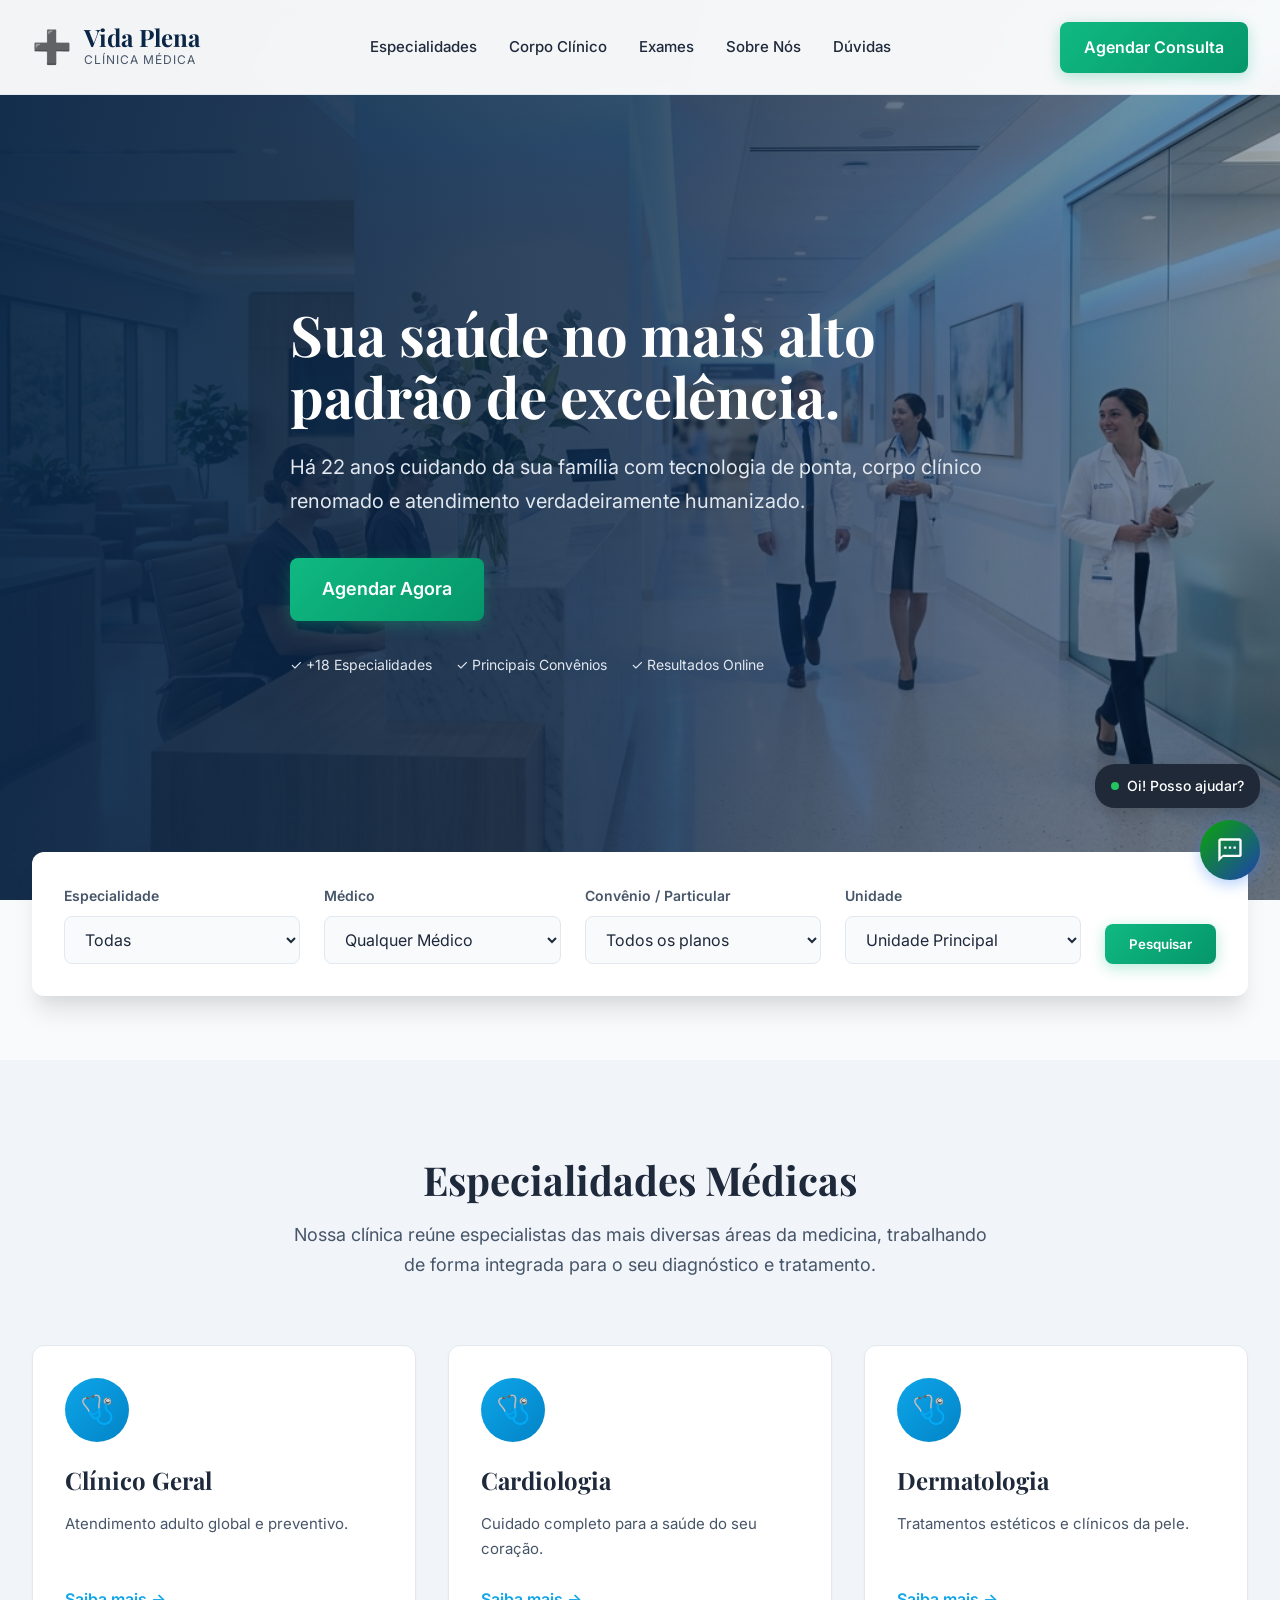
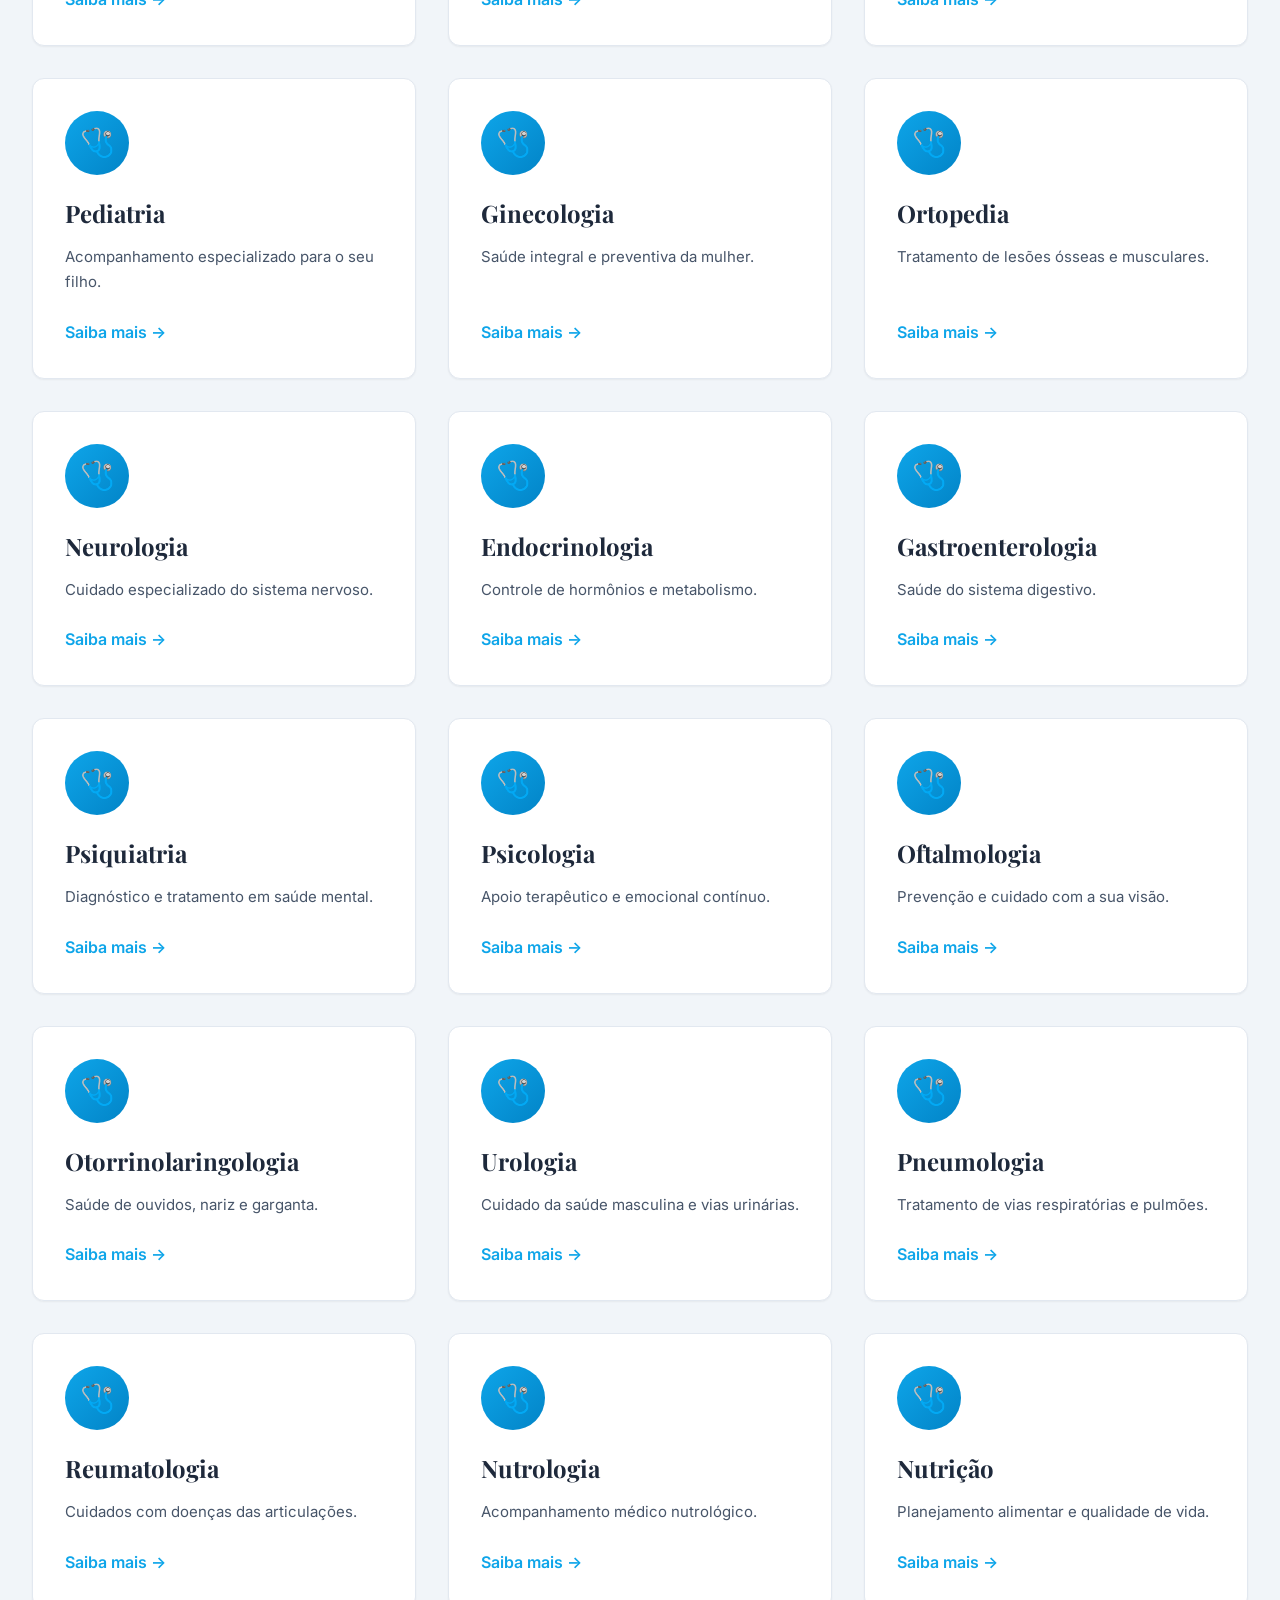
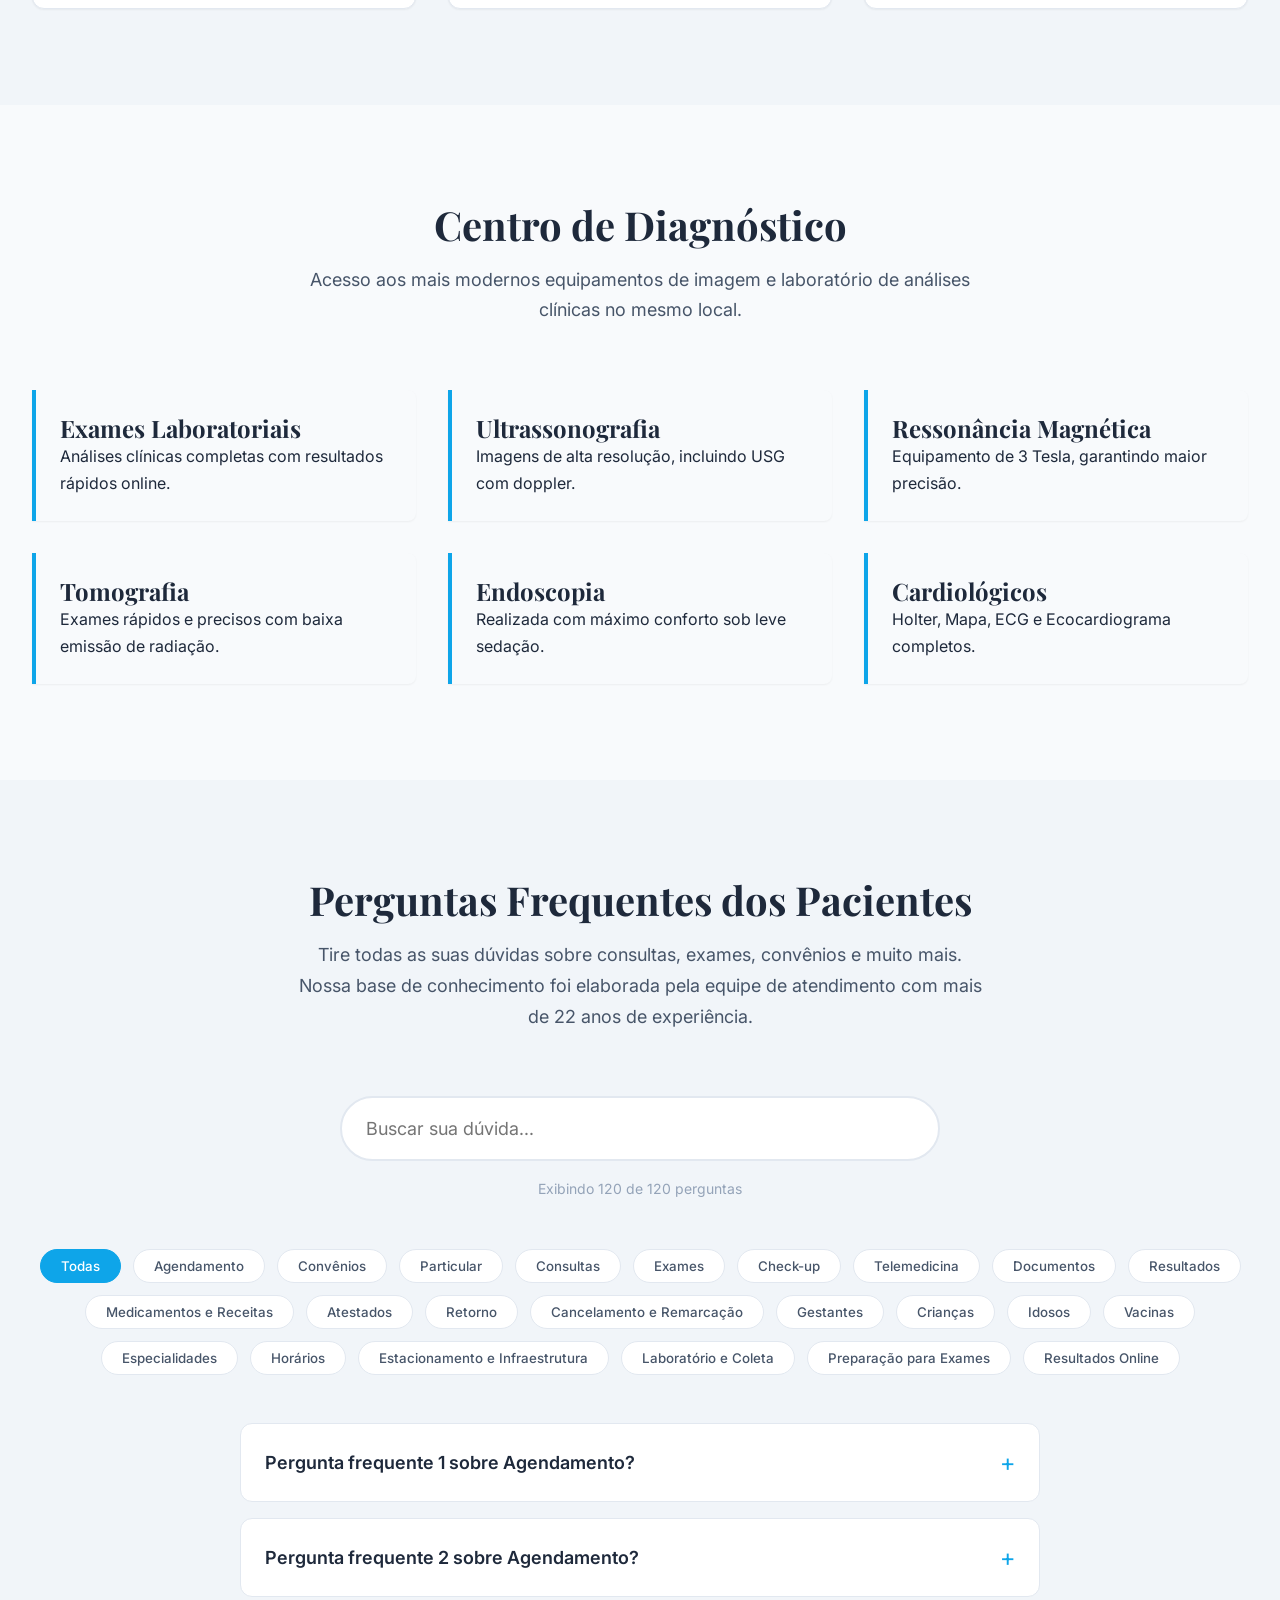
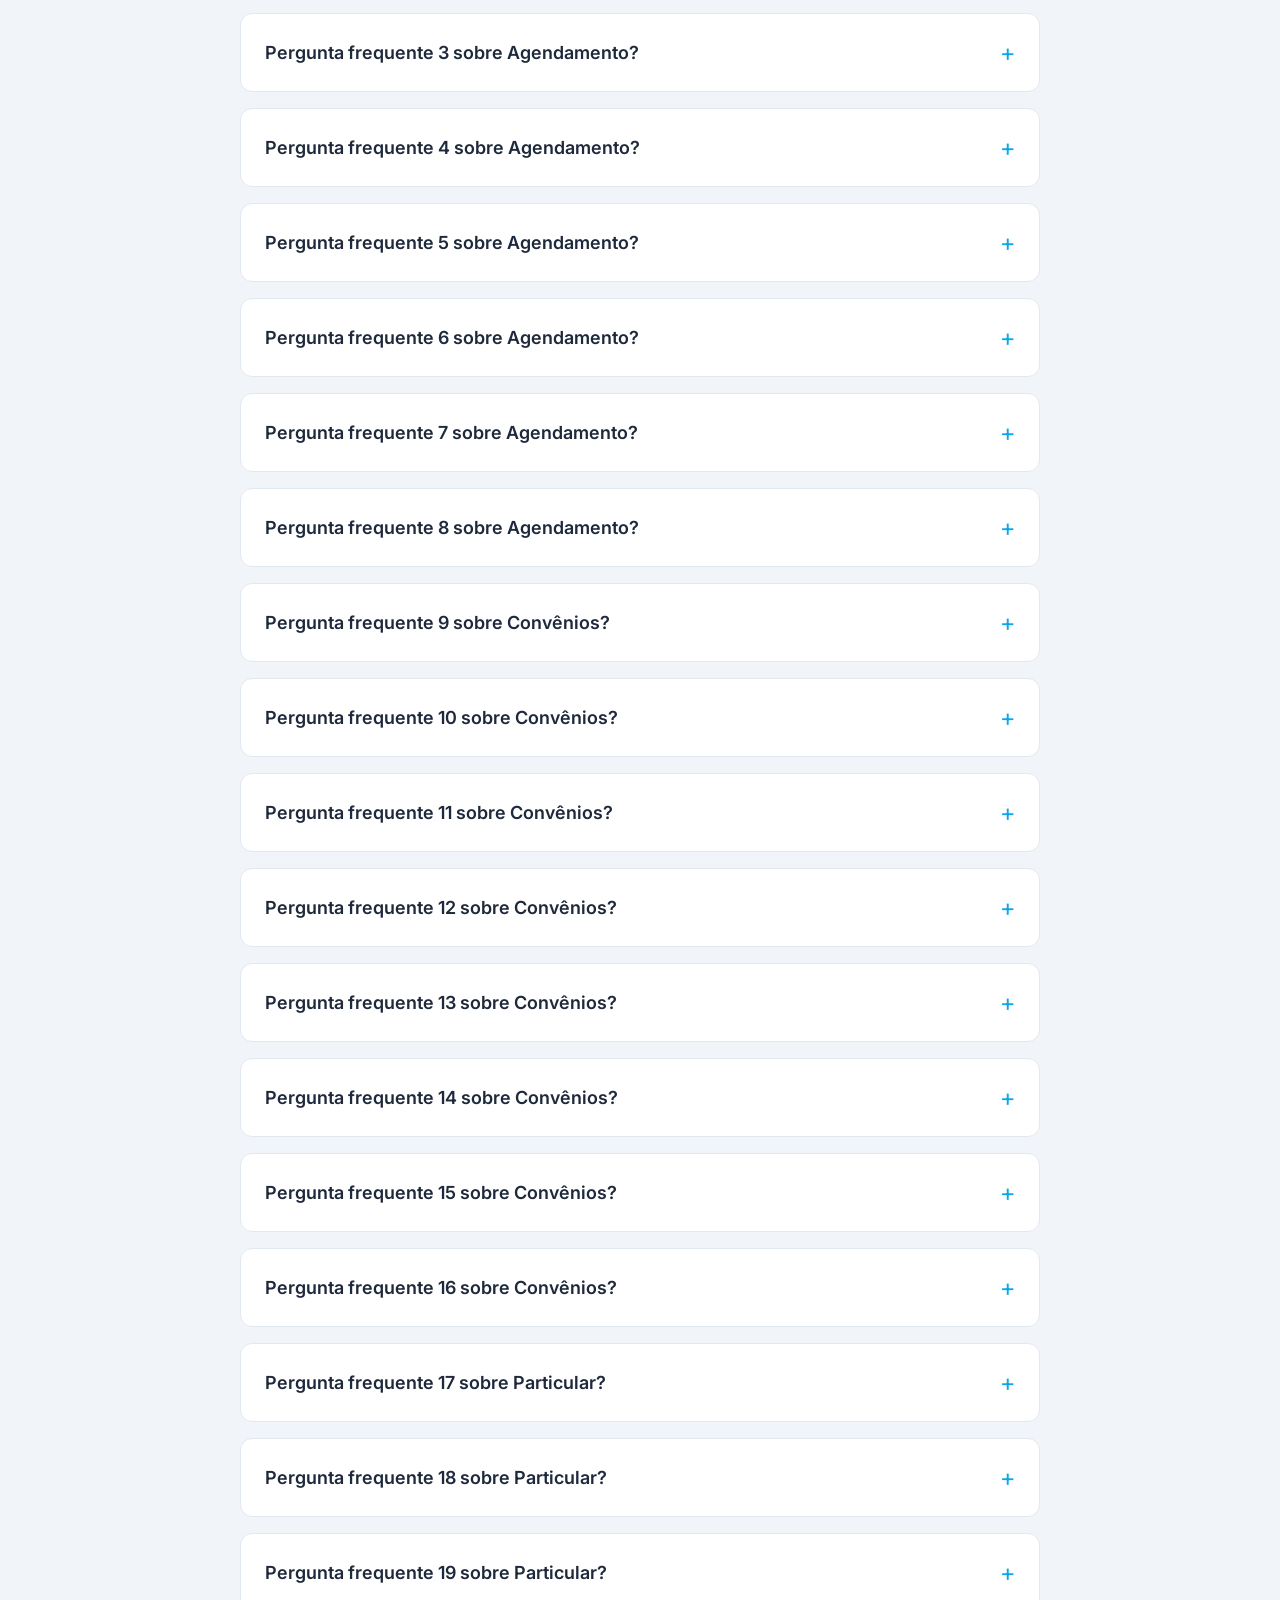
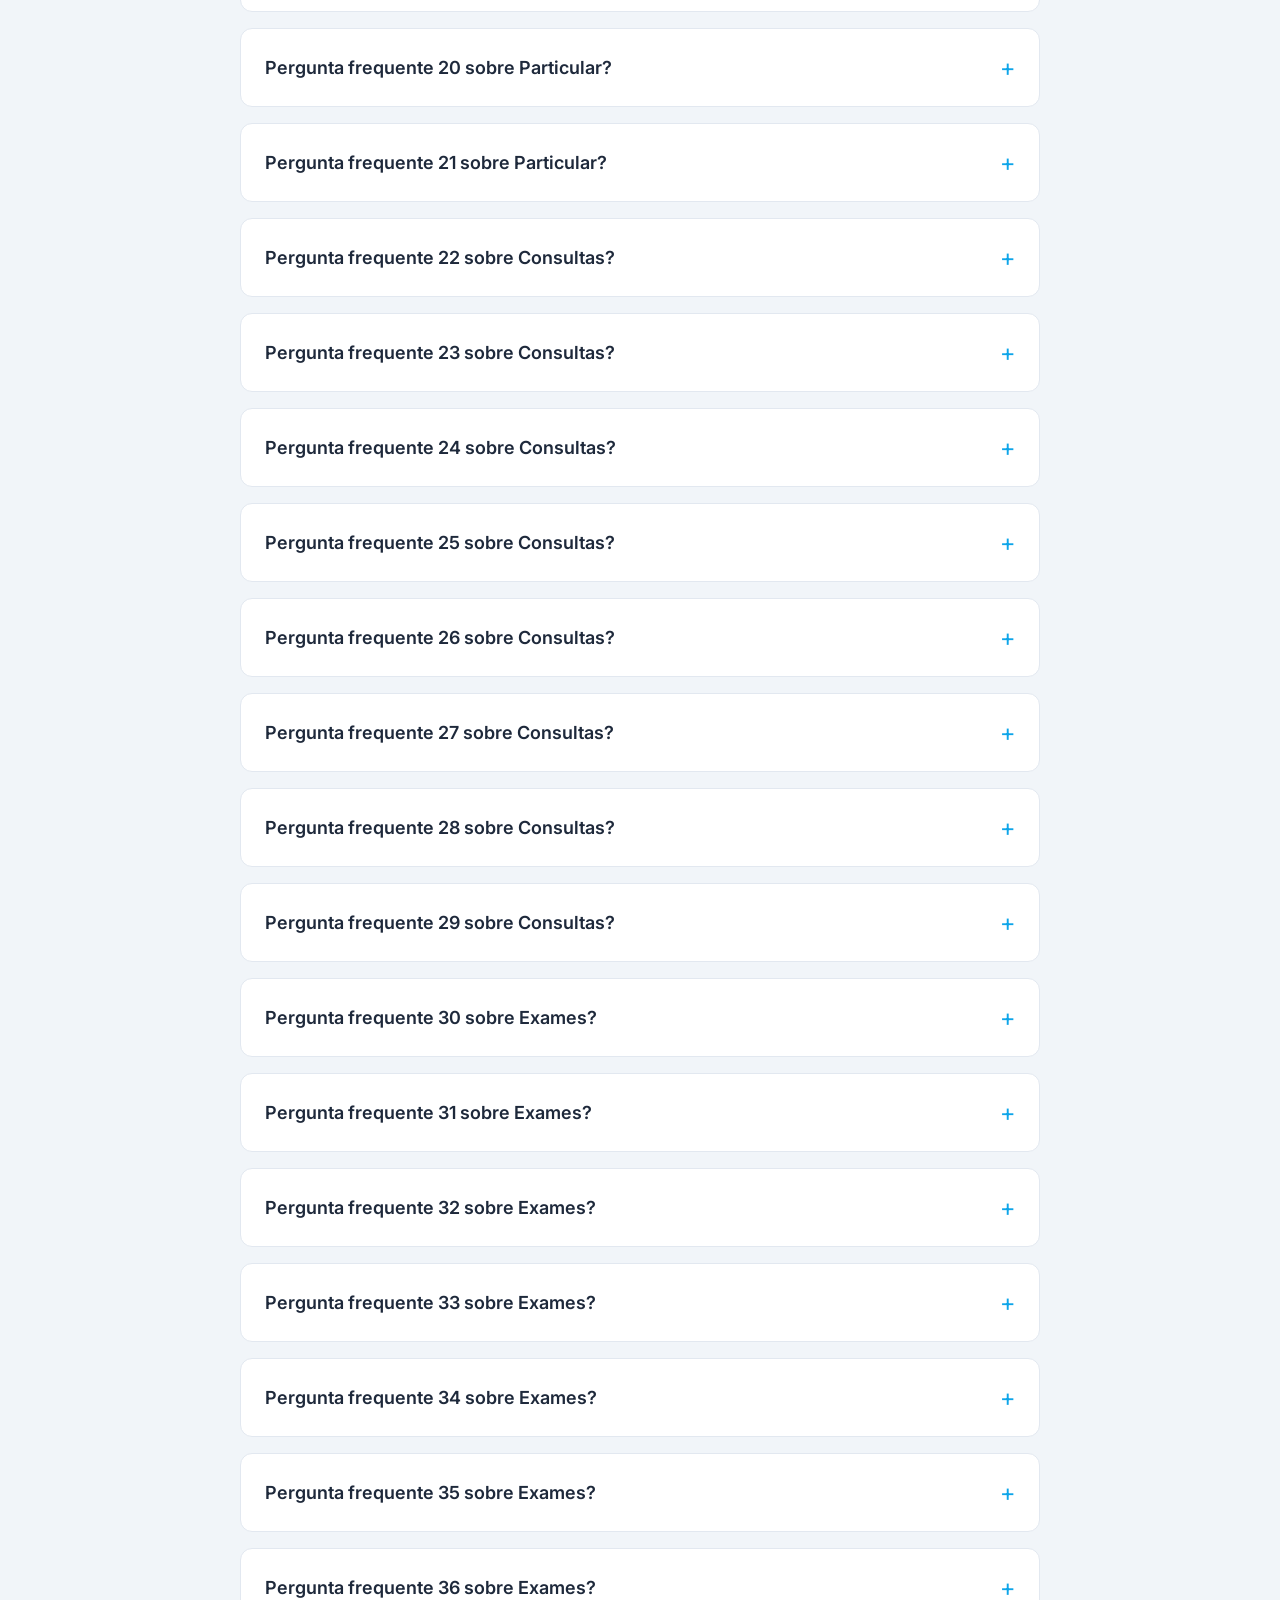
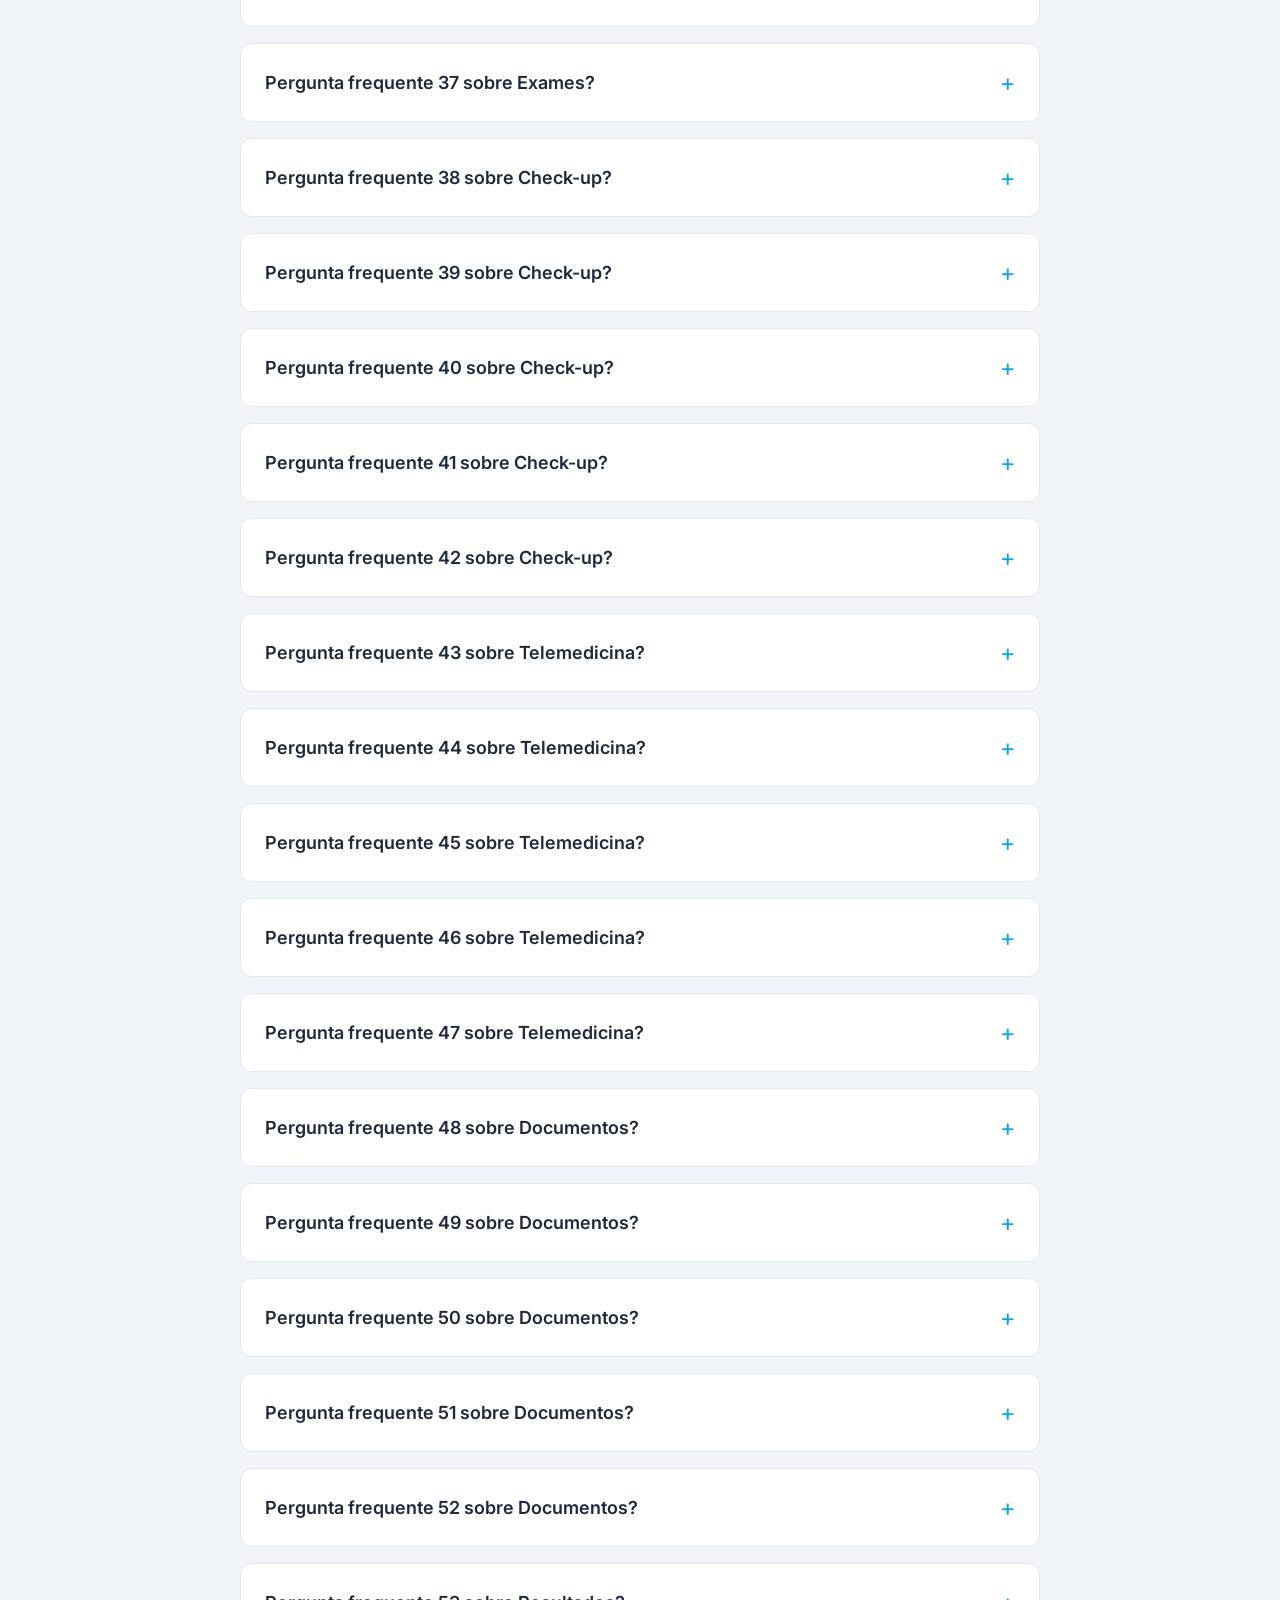
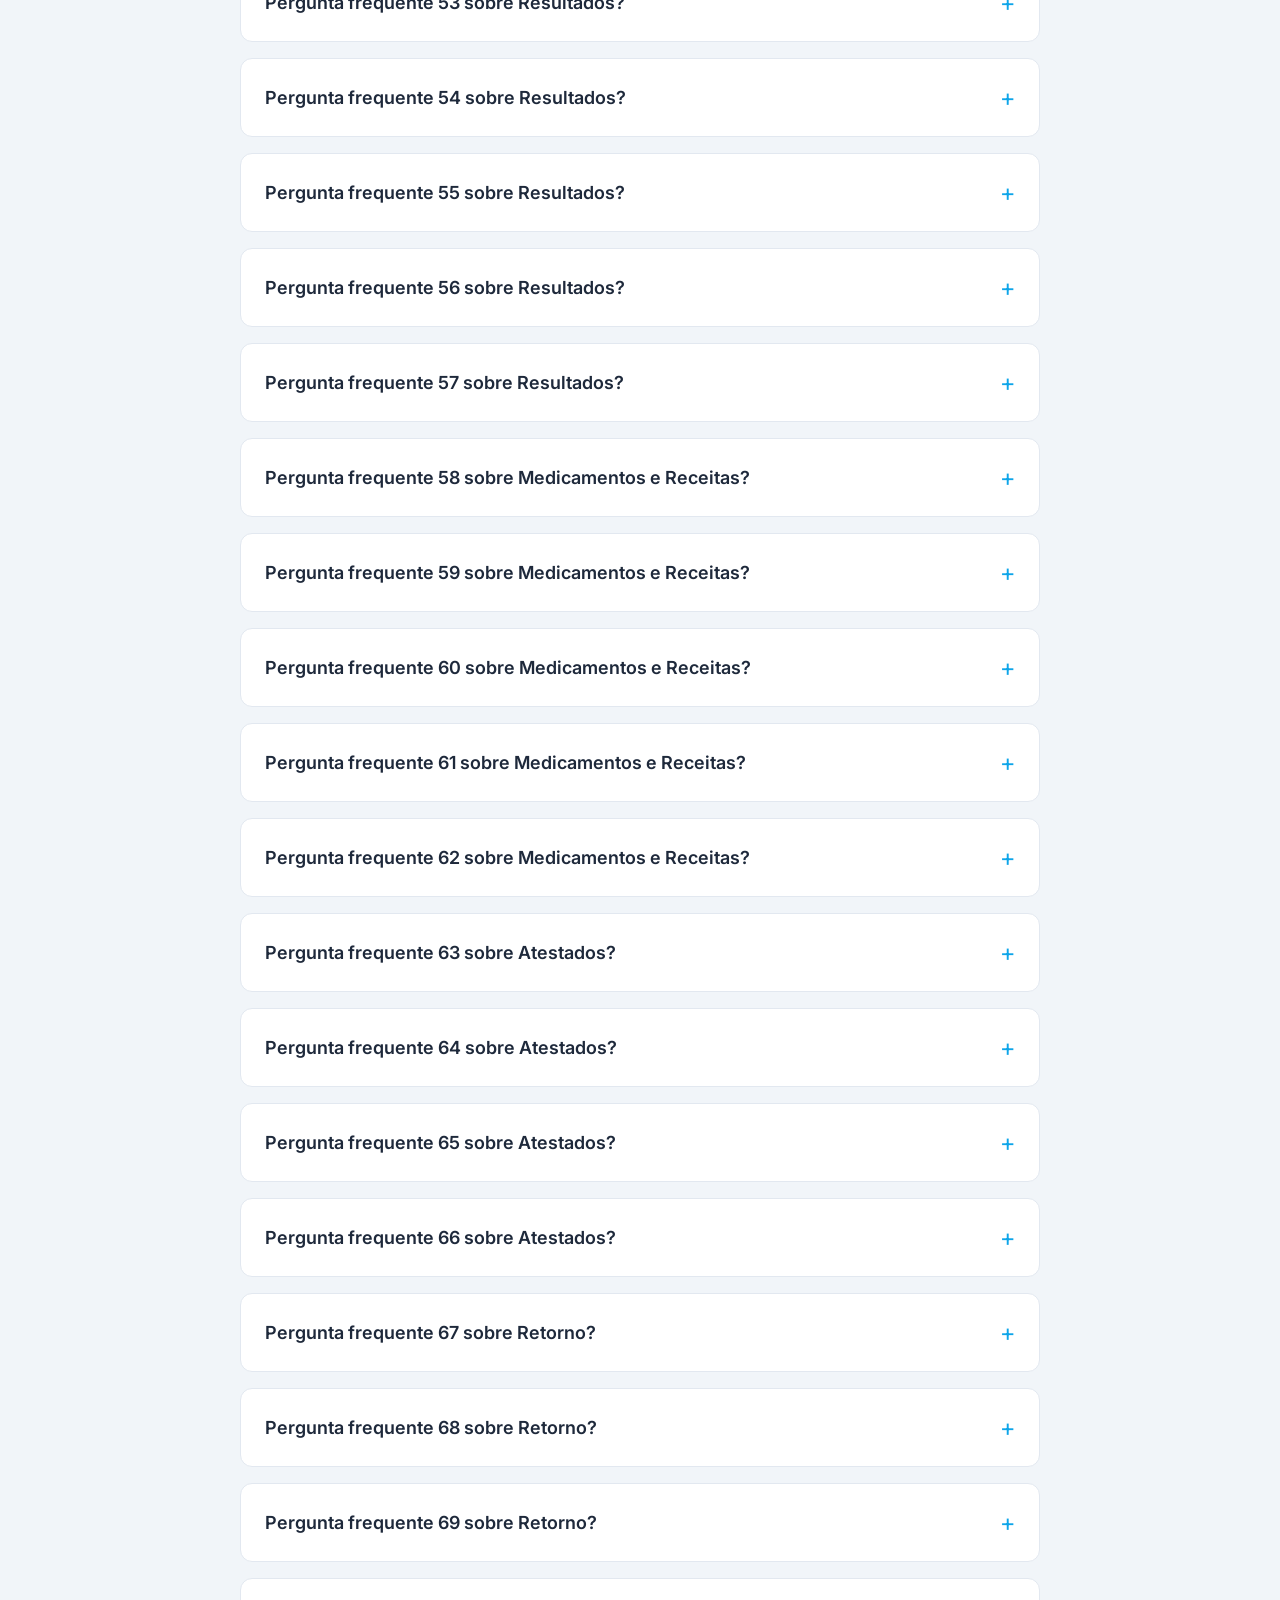
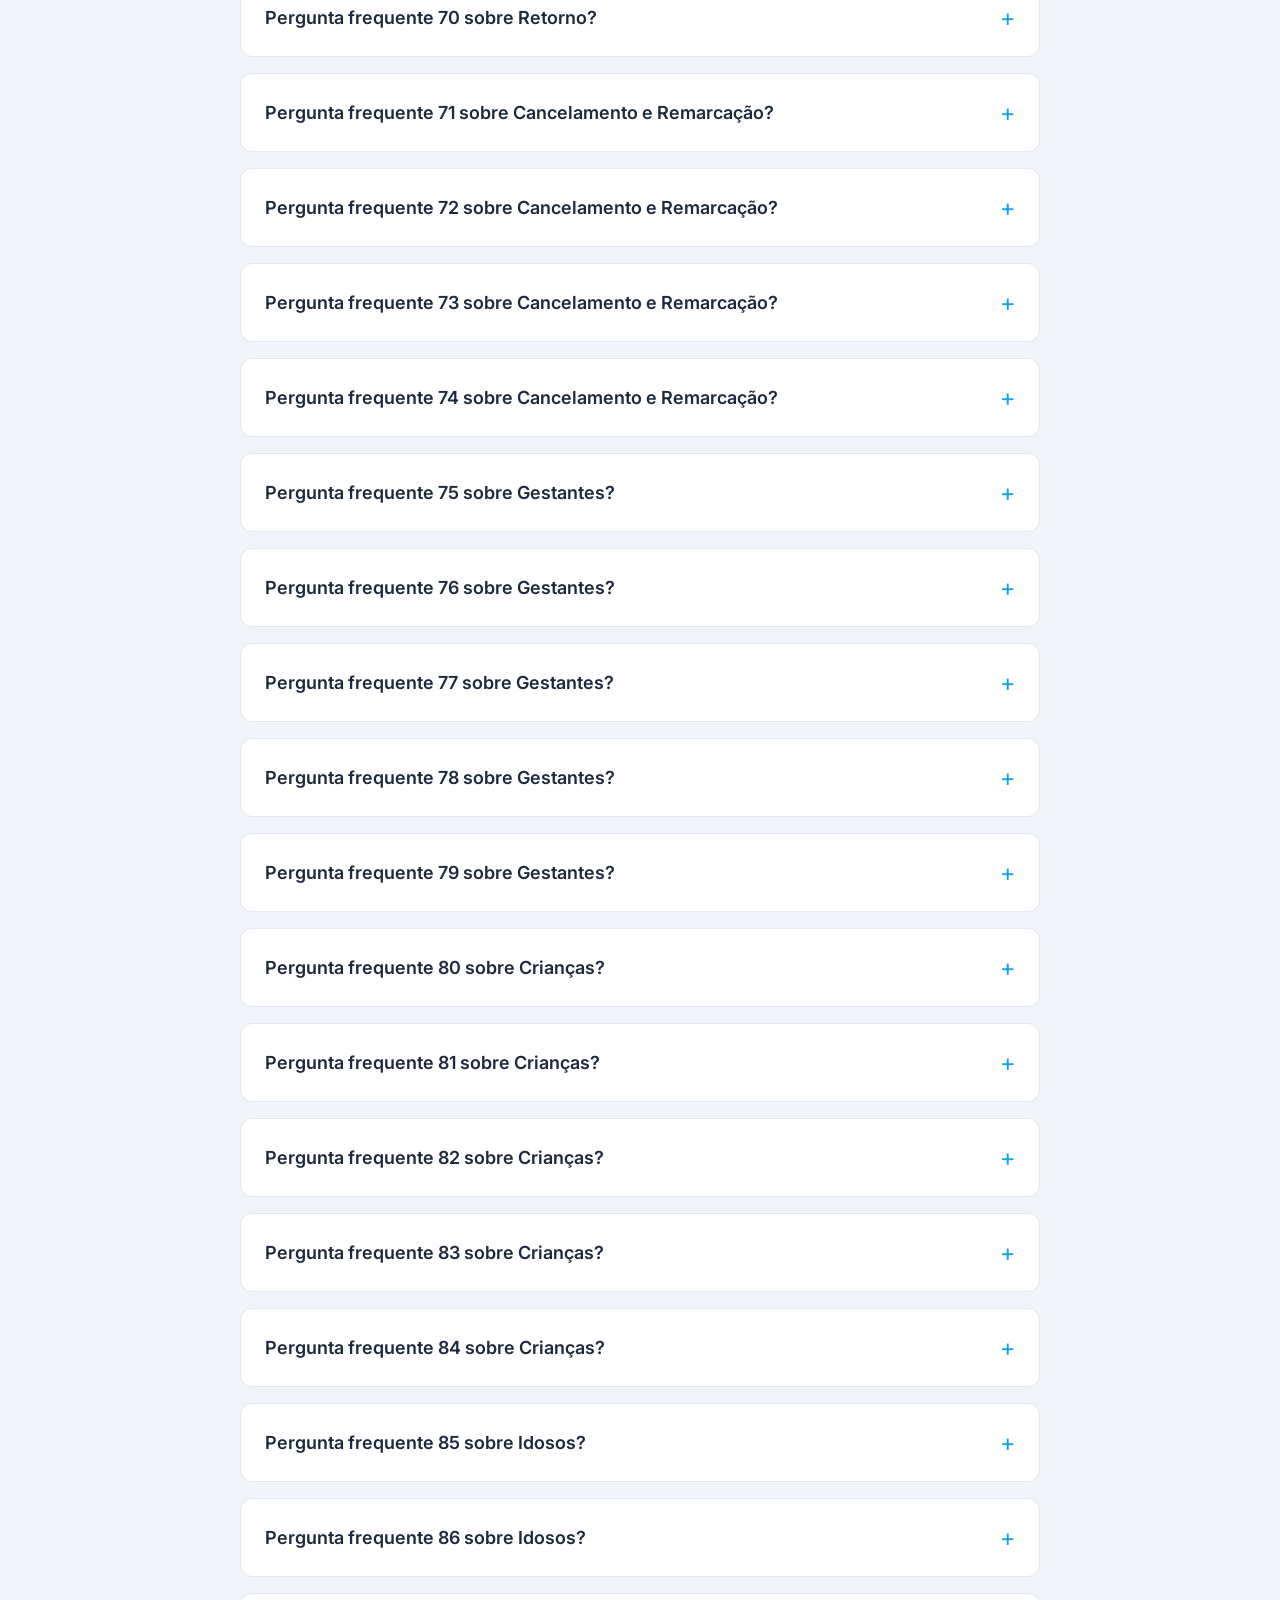
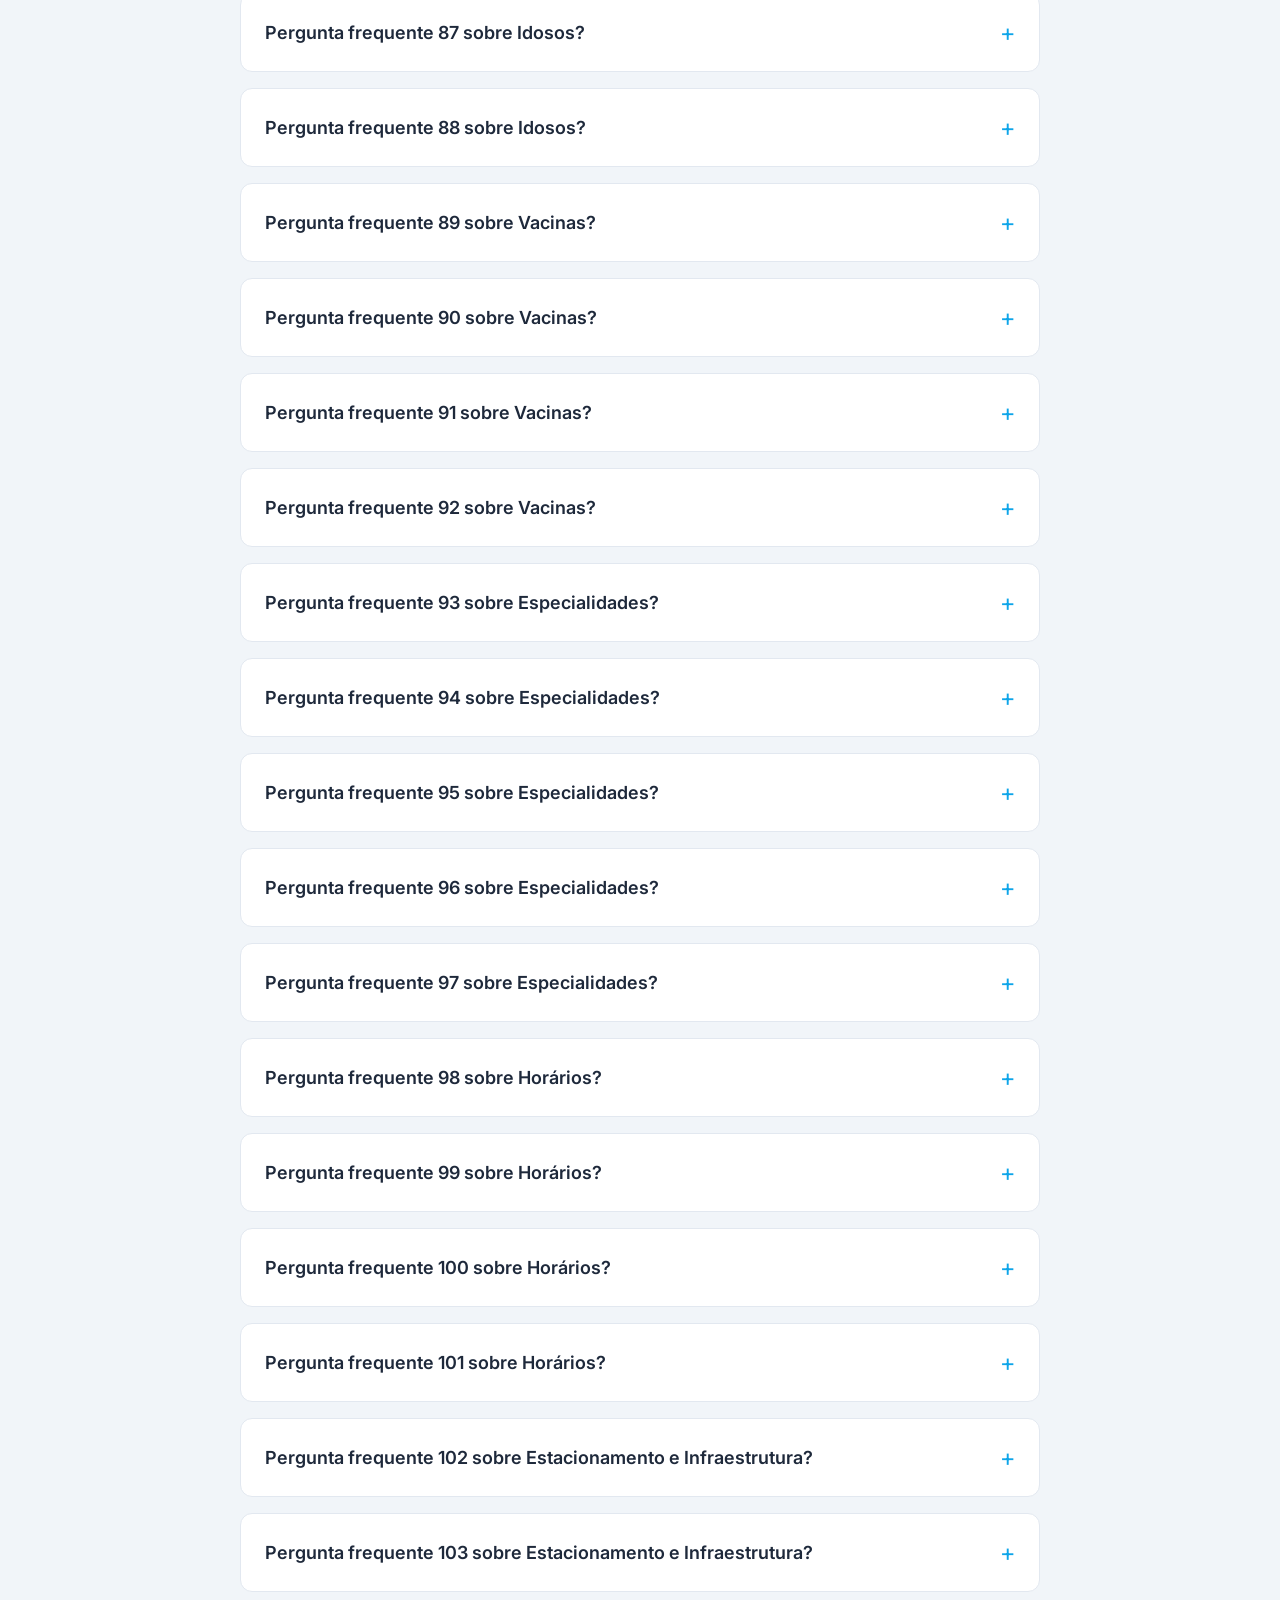
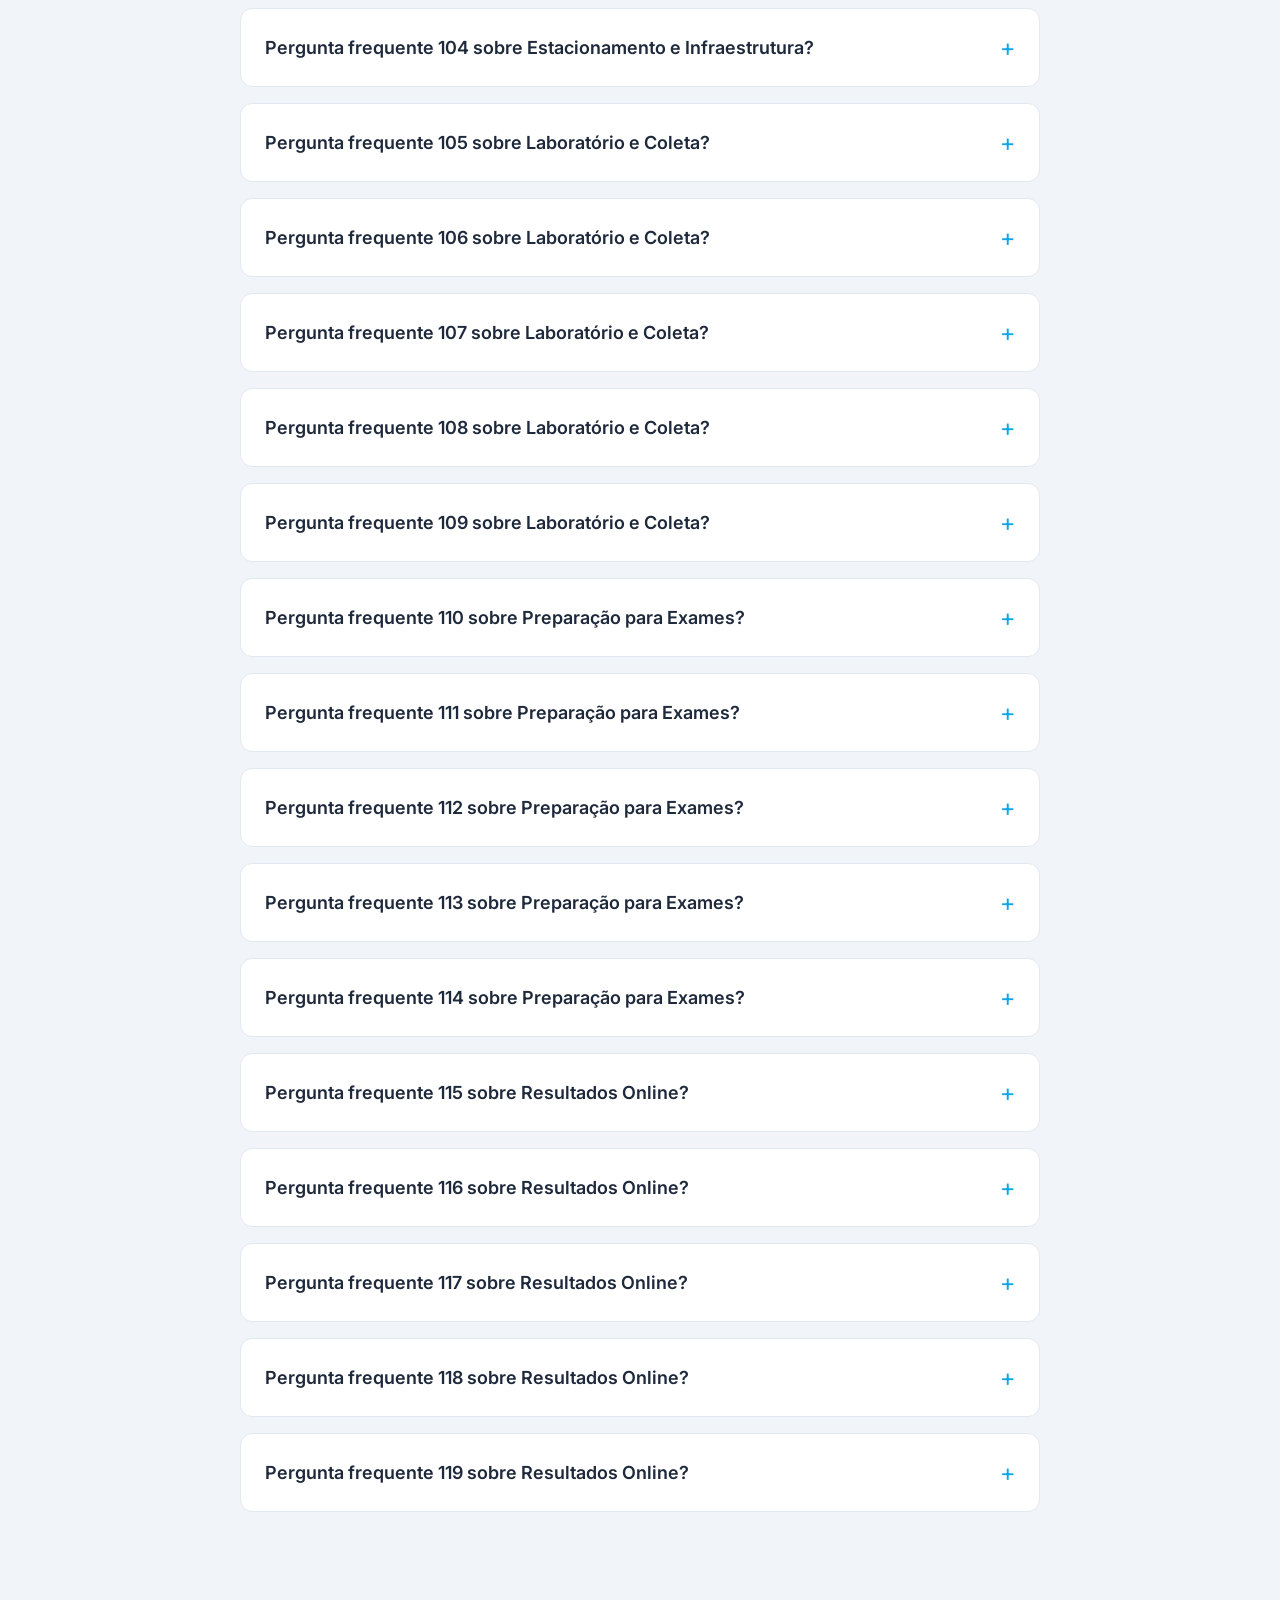
<file: index.html>
<!DOCTYPE html>
<html lang="pt-BR">
<head>
  <meta charset="UTF-8">
  <meta name="viewport" content="width=device-width, initial-scale=1.0">
  <title>Clínica Vida Plena | Excelência Médica</title>
  
  <!-- Fonts -->
  <link rel="preconnect" href="https://fonts.googleapis.com">
  <link rel="preconnect" href="https://fonts.gstatic.com" crossorigin>
  <link href="https://fonts.googleapis.com/css2?family=Inter:wght@400;500;600;700&family=Playfair+Display:wght@600;700&display=swap" rel="stylesheet">
  
  <!-- CSS -->
  <link rel="stylesheet" href="styles.css?v=1">
</head>
<body>

  <!-- Header -->
  <header id="header">
    <div class="container header-inner">
      <a href="#" class="logo">
        <div class="logo-icon">➕</div>
        <div class="logo-text">
          <span class="logo-name">Vida Plena</span>
          <span class="logo-tagline">Clínica Médica</span>
        </div>
      </a>
      <nav class="nav-links">
        <a href="#especialidades">Especialidades</a>
        <a href="#medicos">Corpo Clínico</a>
        <a href="#exames">Exames</a>
        <a href="#sobre">Sobre Nós</a>
        <a href="#faq">Dúvidas</a>
      </nav>
      <a href="https://linkmagico.app.br/pricing" class="btn btn-primary header-cta">Agendar Consulta</a>
      <div class="nav-toggle">☰</div>
    </div>
  </header>

  <div class="mobile-menu">
    <a href="#especialidades">Especialidades</a>
    <a href="#medicos">Corpo Clínico</a>
    <a href="#faq">Dúvidas</a>
    <a href="https://wa.me/5511925312151" class="btn btn-whatsapp">WhatsApp</a>
  </div>

  <!-- Hero -->
  <section id="hero">
    <div class="container">
      <div class="hero-content">
        <h1 class="hero-title">Sua saúde no mais alto padrão de excelência.</h1>
        <p class="hero-subtitle">Há 22 anos cuidando da sua família com tecnologia de ponta, corpo clínico renomado e atendimento verdadeiramente humanizado.</p>
        <a href="https://linkmagico.app.br/pricing" class="btn btn-primary btn-lg">Agendar Agora</a>
        
        <div class="hero-badges">
          <div class="hero-badge">✓ +18 Especialidades</div>
          <div class="hero-badge">✓ Principais Convênios</div>
          <div class="hero-badge">✓ Resultados Online</div>
        </div>
      </div>
    </div>
  </section>

  <!-- Busca -->
  <section id="busca">
    <div class="container">
      <div class="search-section">
        <div class="search-grid">
          <div class="search-field">
            <label>Especialidade</label>
            <select><option>Todas</option><option>Cardiologia</option></select>
          </div>
          <div class="search-field">
            <label>Médico</label>
            <select><option>Qualquer Médico</option></select>
          </div>
          <div class="search-field">
            <label>Convênio / Particular</label>
            <select><option>Todos os planos</option><option>Unimed</option></select>
          </div>
          <div class="search-field">
            <label>Unidade</label>
            <select><option>Unidade Principal</option></select>
          </div>
          <button class="btn btn-primary search-btn">Pesquisar</button>
        </div>
      </div>
    </div>
  </section>

  <!-- Especialidades -->
  <section id="especialidades" class="section section-alt">
    <div class="container">
      <div class="section-header">
        <h2 class="section-title">Especialidades Médicas</h2>
        <p class="section-subtitle">Nossa clínica reúne especialistas das mais diversas áreas da medicina, trabalhando de forma integrada para o seu diagnóstico e tratamento.</p>
      </div>
      <div class="specialties-grid">
        
        <div class="specialty-card" onclick="openSpecialtyModal('clinico-geral')">
          <div class="specialty-icon">🩺</div>
          <h3 class="specialty-name">Clínico Geral</h3>
          <p class="specialty-desc">Atendimento adulto global e preventivo.</p>
          <span class="specialty-link">Saiba mais &rarr;</span>
        </div>

        <div class="specialty-card" onclick="openSpecialtyModal('cardiologia')">
          <div class="specialty-icon">🩺</div>
          <h3 class="specialty-name">Cardiologia</h3>
          <p class="specialty-desc">Cuidado completo para a saúde do seu coração.</p>
          <span class="specialty-link">Saiba mais &rarr;</span>
        </div>

        <div class="specialty-card" onclick="openSpecialtyModal('dermatologia')">
          <div class="specialty-icon">🩺</div>
          <h3 class="specialty-name">Dermatologia</h3>
          <p class="specialty-desc">Tratamentos estéticos e clínicos da pele.</p>
          <span class="specialty-link">Saiba mais &rarr;</span>
        </div>

        <div class="specialty-card" onclick="openSpecialtyModal('pediatria')">
          <div class="specialty-icon">🩺</div>
          <h3 class="specialty-name">Pediatria</h3>
          <p class="specialty-desc">Acompanhamento especializado para o seu filho.</p>
          <span class="specialty-link">Saiba mais &rarr;</span>
        </div>

        <div class="specialty-card" onclick="openSpecialtyModal('ginecologia')">
          <div class="specialty-icon">🩺</div>
          <h3 class="specialty-name">Ginecologia</h3>
          <p class="specialty-desc">Saúde integral e preventiva da mulher.</p>
          <span class="specialty-link">Saiba mais &rarr;</span>
        </div>

        <div class="specialty-card" onclick="openSpecialtyModal('ortopedia')">
          <div class="specialty-icon">🩺</div>
          <h3 class="specialty-name">Ortopedia</h3>
          <p class="specialty-desc">Tratamento de lesões ósseas e musculares.</p>
          <span class="specialty-link">Saiba mais &rarr;</span>
        </div>

        <div class="specialty-card" onclick="openSpecialtyModal('neurologia')">
          <div class="specialty-icon">🩺</div>
          <h3 class="specialty-name">Neurologia</h3>
          <p class="specialty-desc">Cuidado especializado do sistema nervoso.</p>
          <span class="specialty-link">Saiba mais &rarr;</span>
        </div>

        <div class="specialty-card" onclick="openSpecialtyModal('endocrinologia')">
          <div class="specialty-icon">🩺</div>
          <h3 class="specialty-name">Endocrinologia</h3>
          <p class="specialty-desc">Controle de hormônios e metabolismo.</p>
          <span class="specialty-link">Saiba mais &rarr;</span>
        </div>

        <div class="specialty-card" onclick="openSpecialtyModal('gastroenterologia')">
          <div class="specialty-icon">🩺</div>
          <h3 class="specialty-name">Gastroenterologia</h3>
          <p class="specialty-desc">Saúde do sistema digestivo.</p>
          <span class="specialty-link">Saiba mais &rarr;</span>
        </div>

        <div class="specialty-card" onclick="openSpecialtyModal('psiquiatria')">
          <div class="specialty-icon">🩺</div>
          <h3 class="specialty-name">Psiquiatria</h3>
          <p class="specialty-desc">Diagnóstico e tratamento em saúde mental.</p>
          <span class="specialty-link">Saiba mais &rarr;</span>
        </div>

        <div class="specialty-card" onclick="openSpecialtyModal('psicologia')">
          <div class="specialty-icon">🩺</div>
          <h3 class="specialty-name">Psicologia</h3>
          <p class="specialty-desc">Apoio terapêutico e emocional contínuo.</p>
          <span class="specialty-link">Saiba mais &rarr;</span>
        </div>

        <div class="specialty-card" onclick="openSpecialtyModal('oftalmologia')">
          <div class="specialty-icon">🩺</div>
          <h3 class="specialty-name">Oftalmologia</h3>
          <p class="specialty-desc">Prevenção e cuidado com a sua visão.</p>
          <span class="specialty-link">Saiba mais &rarr;</span>
        </div>

        <div class="specialty-card" onclick="openSpecialtyModal('otorrinolaringologia')">
          <div class="specialty-icon">🩺</div>
          <h3 class="specialty-name">Otorrinolaringologia</h3>
          <p class="specialty-desc">Saúde de ouvidos, nariz e garganta.</p>
          <span class="specialty-link">Saiba mais &rarr;</span>
        </div>

        <div class="specialty-card" onclick="openSpecialtyModal('urologia')">
          <div class="specialty-icon">🩺</div>
          <h3 class="specialty-name">Urologia</h3>
          <p class="specialty-desc">Cuidado da saúde masculina e vias urinárias.</p>
          <span class="specialty-link">Saiba mais &rarr;</span>
        </div>

        <div class="specialty-card" onclick="openSpecialtyModal('pneumologia')">
          <div class="specialty-icon">🩺</div>
          <h3 class="specialty-name">Pneumologia</h3>
          <p class="specialty-desc">Tratamento de vias respiratórias e pulmões.</p>
          <span class="specialty-link">Saiba mais &rarr;</span>
        </div>

        <div class="specialty-card" onclick="openSpecialtyModal('reumatologia')">
          <div class="specialty-icon">🩺</div>
          <h3 class="specialty-name">Reumatologia</h3>
          <p class="specialty-desc">Cuidados com doenças das articulações.</p>
          <span class="specialty-link">Saiba mais &rarr;</span>
        </div>

        <div class="specialty-card" onclick="openSpecialtyModal('nutrologia')">
          <div class="specialty-icon">🩺</div>
          <h3 class="specialty-name">Nutrologia</h3>
          <p class="specialty-desc">Acompanhamento médico nutrológico.</p>
          <span class="specialty-link">Saiba mais &rarr;</span>
        </div>

        <div class="specialty-card" onclick="openSpecialtyModal('nutricao')">
          <div class="specialty-icon">🩺</div>
          <h3 class="specialty-name">Nutrição</h3>
          <p class="specialty-desc">Planejamento alimentar e qualidade de vida.</p>
          <span class="specialty-link">Saiba mais &rarr;</span>
        </div>

      </div>
    </div>
  </section>

  <!-- Exames -->
  <section id="exames" class="section">
    <div class="container">
      <div class="section-header">
        <h2 class="section-title">Centro de Diagnóstico</h2>
        <p class="section-subtitle">Acesso aos mais modernos equipamentos de imagem e laboratório de análises clínicas no mesmo local.</p>
      </div>
      <div class="exams-grid">
        <div class="exam-card"><h3>Exames Laboratoriais</h3><p>Análises clínicas completas com resultados rápidos online.</p></div>
        <div class="exam-card"><h3>Ultrassonografia</h3><p>Imagens de alta resolução, incluindo USG com doppler.</p></div>
        <div class="exam-card"><h3>Ressonância Magnética</h3><p>Equipamento de 3 Tesla, garantindo maior precisão.</p></div>
        <div class="exam-card"><h3>Tomografia</h3><p>Exames rápidos e precisos com baixa emissão de radiação.</p></div>
        <div class="exam-card"><h3>Endoscopia</h3><p>Realizada com máximo conforto sob leve sedação.</p></div>
        <div class="exam-card"><h3>Cardiológicos</h3><p>Holter, Mapa, ECG e Ecocardiograma completos.</p></div>
      </div>
    </div>
  </section>

  <!-- ==================== SEÇÃO FAQ ==================== -->
<section id="faq" class="section section-alt">
  <div class="container">
    <div class="section-header">
      <h2 class="section-title">Perguntas Frequentes dos Pacientes</h2>
      <p class="section-subtitle">Tire todas as suas dúvidas sobre consultas, exames, convênios e muito mais. Nossa base de conhecimento foi elaborada pela equipe de atendimento com mais de 22 anos de experiência.</p>
    </div>
    
    <div class="faq-search-container">
      <input type="text" class="faq-search" id="faqSearch" placeholder="Buscar sua dúvida...">
      <div class="faq-counter" id="faqCounter">Exibindo 120 de 120 perguntas</div>
    </div>
    
    <div class="faq-categories" id="faqCategories">
      <button class="faq-category active" data-category="all">Todas</button>
      <button class="faq-category" data-category="agendamento">Agendamento</button>
      <button class="faq-category" data-category="convenios">Convênios</button>
      <button class="faq-category" data-category="particular">Particular</button>
      <button class="faq-category" data-category="consultas">Consultas</button>
      <button class="faq-category" data-category="exames">Exames</button>
      <button class="faq-category" data-category="checkup">Check-up</button>
      <button class="faq-category" data-category="telemedicina">Telemedicina</button>
      <button class="faq-category" data-category="documentos">Documentos</button>
      <button class="faq-category" data-category="resultados">Resultados</button>
      <button class="faq-category" data-category="medicamentos">Medicamentos e Receitas</button>
      <button class="faq-category" data-category="atestados">Atestados</button>
      <button class="faq-category" data-category="retorno">Retorno</button>
      <button class="faq-category" data-category="cancelamento">Cancelamento e Remarcação</button>
      <button class="faq-category" data-category="gestantes">Gestantes</button>
      <button class="faq-category" data-category="criancas">Crianças</button>
      <button class="faq-category" data-category="idosos">Idosos</button>
      <button class="faq-category" data-category="vacinas">Vacinas</button>
      <button class="faq-category" data-category="especialidades">Especialidades</button>
      <button class="faq-category" data-category="horarios">Horários</button>
      <button class="faq-category" data-category="estacionamento">Estacionamento e Infraestrutura</button>
      <button class="faq-category" data-category="laboratorio">Laboratório e Coleta</button>
      <button class="faq-category" data-category="preparacao">Preparação para Exames</button>
      <button class="faq-category" data-category="resultados-online">Resultados Online</button>
    </div>
    <div class="faq-list" id="faqList">

      <div class="faq-item" data-category="agendamento">
        <button class="faq-question">
          <span>Pergunta frequente 1 sobre Agendamento?</span>
        </button>
        <div class="faq-answer">
          <div class="faq-answer-content">
            
          <p>Nesta seção, esclarecemos as principais dúvidas relacionadas a Agendamento. Para garantir a melhor experiência na Clínica Vida Plena, nosso atendimento é focado em agilidade e precisão. Se você tiver outras questões específicas sobre este tema, sinta-se à vontade para entrar em contato com nossa central.</p>
          <p>Informações detalhadas sobre processos, documentações exigidas e protocolos estão sempre disponíveis nos guias que enviamos por e-mail ou WhatsApp após a confirmação. Além disso, nosso sistema automatizado orienta cada passo necessário para que você venha preparado e tranquilo.</p>
          <p>Lembramos que nossos canais oficiais estão abertos de segunda a sexta, das 07h às 20h, e aos sábados, das 07h às 14h, garantindo que você nunca fique sem suporte quando mais precisa de assistência para agendamento.</p>
          </div>
        </div>
      </div>
      <div class="faq-item" data-category="agendamento">
        <button class="faq-question">
          <span>Pergunta frequente 2 sobre Agendamento?</span>
        </button>
        <div class="faq-answer">
          <div class="faq-answer-content">
            
          <p>Nesta seção, esclarecemos as principais dúvidas relacionadas a Agendamento. Para garantir a melhor experiência na Clínica Vida Plena, nosso atendimento é focado em agilidade e precisão. Se você tiver outras questões específicas sobre este tema, sinta-se à vontade para entrar em contato com nossa central.</p>
          <p>Informações detalhadas sobre processos, documentações exigidas e protocolos estão sempre disponíveis nos guias que enviamos por e-mail ou WhatsApp após a confirmação. Além disso, nosso sistema automatizado orienta cada passo necessário para que você venha preparado e tranquilo.</p>
          <p>Lembramos que nossos canais oficiais estão abertos de segunda a sexta, das 07h às 20h, e aos sábados, das 07h às 14h, garantindo que você nunca fique sem suporte quando mais precisa de assistência para agendamento.</p>
          </div>
        </div>
      </div>
      <div class="faq-item" data-category="agendamento">
        <button class="faq-question">
          <span>Pergunta frequente 3 sobre Agendamento?</span>
        </button>
        <div class="faq-answer">
          <div class="faq-answer-content">
            
          <p>Nesta seção, esclarecemos as principais dúvidas relacionadas a Agendamento. Para garantir a melhor experiência na Clínica Vida Plena, nosso atendimento é focado em agilidade e precisão. Se você tiver outras questões específicas sobre este tema, sinta-se à vontade para entrar em contato com nossa central.</p>
          <p>Informações detalhadas sobre processos, documentações exigidas e protocolos estão sempre disponíveis nos guias que enviamos por e-mail ou WhatsApp após a confirmação. Além disso, nosso sistema automatizado orienta cada passo necessário para que você venha preparado e tranquilo.</p>
          <p>Lembramos que nossos canais oficiais estão abertos de segunda a sexta, das 07h às 20h, e aos sábados, das 07h às 14h, garantindo que você nunca fique sem suporte quando mais precisa de assistência para agendamento.</p>
          </div>
        </div>
      </div>
      <div class="faq-item" data-category="agendamento">
        <button class="faq-question">
          <span>Pergunta frequente 4 sobre Agendamento?</span>
        </button>
        <div class="faq-answer">
          <div class="faq-answer-content">
            
          <p>Nesta seção, esclarecemos as principais dúvidas relacionadas a Agendamento. Para garantir a melhor experiência na Clínica Vida Plena, nosso atendimento é focado em agilidade e precisão. Se você tiver outras questões específicas sobre este tema, sinta-se à vontade para entrar em contato com nossa central.</p>
          <p>Informações detalhadas sobre processos, documentações exigidas e protocolos estão sempre disponíveis nos guias que enviamos por e-mail ou WhatsApp após a confirmação. Além disso, nosso sistema automatizado orienta cada passo necessário para que você venha preparado e tranquilo.</p>
          <p>Lembramos que nossos canais oficiais estão abertos de segunda a sexta, das 07h às 20h, e aos sábados, das 07h às 14h, garantindo que você nunca fique sem suporte quando mais precisa de assistência para agendamento.</p>
          </div>
        </div>
      </div>
      <div class="faq-item" data-category="agendamento">
        <button class="faq-question">
          <span>Pergunta frequente 5 sobre Agendamento?</span>
        </button>
        <div class="faq-answer">
          <div class="faq-answer-content">
            
          <p>Nesta seção, esclarecemos as principais dúvidas relacionadas a Agendamento. Para garantir a melhor experiência na Clínica Vida Plena, nosso atendimento é focado em agilidade e precisão. Se você tiver outras questões específicas sobre este tema, sinta-se à vontade para entrar em contato com nossa central.</p>
          <p>Informações detalhadas sobre processos, documentações exigidas e protocolos estão sempre disponíveis nos guias que enviamos por e-mail ou WhatsApp após a confirmação. Além disso, nosso sistema automatizado orienta cada passo necessário para que você venha preparado e tranquilo.</p>
          <p>Lembramos que nossos canais oficiais estão abertos de segunda a sexta, das 07h às 20h, e aos sábados, das 07h às 14h, garantindo que você nunca fique sem suporte quando mais precisa de assistência para agendamento.</p>
          </div>
        </div>
      </div>
      <div class="faq-item" data-category="agendamento">
        <button class="faq-question">
          <span>Pergunta frequente 6 sobre Agendamento?</span>
        </button>
        <div class="faq-answer">
          <div class="faq-answer-content">
            
          <p>Nesta seção, esclarecemos as principais dúvidas relacionadas a Agendamento. Para garantir a melhor experiência na Clínica Vida Plena, nosso atendimento é focado em agilidade e precisão. Se você tiver outras questões específicas sobre este tema, sinta-se à vontade para entrar em contato com nossa central.</p>
          <p>Informações detalhadas sobre processos, documentações exigidas e protocolos estão sempre disponíveis nos guias que enviamos por e-mail ou WhatsApp após a confirmação. Além disso, nosso sistema automatizado orienta cada passo necessário para que você venha preparado e tranquilo.</p>
          <p>Lembramos que nossos canais oficiais estão abertos de segunda a sexta, das 07h às 20h, e aos sábados, das 07h às 14h, garantindo que você nunca fique sem suporte quando mais precisa de assistência para agendamento.</p>
          </div>
        </div>
      </div>
      <div class="faq-item" data-category="agendamento">
        <button class="faq-question">
          <span>Pergunta frequente 7 sobre Agendamento?</span>
        </button>
        <div class="faq-answer">
          <div class="faq-answer-content">
            
          <p>Nesta seção, esclarecemos as principais dúvidas relacionadas a Agendamento. Para garantir a melhor experiência na Clínica Vida Plena, nosso atendimento é focado em agilidade e precisão. Se você tiver outras questões específicas sobre este tema, sinta-se à vontade para entrar em contato com nossa central.</p>
          <p>Informações detalhadas sobre processos, documentações exigidas e protocolos estão sempre disponíveis nos guias que enviamos por e-mail ou WhatsApp após a confirmação. Além disso, nosso sistema automatizado orienta cada passo necessário para que você venha preparado e tranquilo.</p>
          <p>Lembramos que nossos canais oficiais estão abertos de segunda a sexta, das 07h às 20h, e aos sábados, das 07h às 14h, garantindo que você nunca fique sem suporte quando mais precisa de assistência para agendamento.</p>
          </div>
        </div>
      </div>
      <div class="faq-item" data-category="agendamento">
        <button class="faq-question">
          <span>Pergunta frequente 8 sobre Agendamento?</span>
        </button>
        <div class="faq-answer">
          <div class="faq-answer-content">
            
          <p>Nesta seção, esclarecemos as principais dúvidas relacionadas a Agendamento. Para garantir a melhor experiência na Clínica Vida Plena, nosso atendimento é focado em agilidade e precisão. Se você tiver outras questões específicas sobre este tema, sinta-se à vontade para entrar em contato com nossa central.</p>
          <p>Informações detalhadas sobre processos, documentações exigidas e protocolos estão sempre disponíveis nos guias que enviamos por e-mail ou WhatsApp após a confirmação. Além disso, nosso sistema automatizado orienta cada passo necessário para que você venha preparado e tranquilo.</p>
          <p>Lembramos que nossos canais oficiais estão abertos de segunda a sexta, das 07h às 20h, e aos sábados, das 07h às 14h, garantindo que você nunca fique sem suporte quando mais precisa de assistência para agendamento.</p>
          </div>
        </div>
      </div>
      <div class="faq-item" data-category="convenios">
        <button class="faq-question">
          <span>Pergunta frequente 9 sobre Convênios?</span>
        </button>
        <div class="faq-answer">
          <div class="faq-answer-content">
            
          <p>Nesta seção, esclarecemos as principais dúvidas relacionadas a Convênios. Para garantir a melhor experiência na Clínica Vida Plena, nosso atendimento é focado em agilidade e precisão. Se você tiver outras questões específicas sobre este tema, sinta-se à vontade para entrar em contato com nossa central.</p>
          <p>Informações detalhadas sobre processos, documentações exigidas e protocolos estão sempre disponíveis nos guias que enviamos por e-mail ou WhatsApp após a confirmação. Além disso, nosso sistema automatizado orienta cada passo necessário para que você venha preparado e tranquilo.</p>
          <p>Lembramos que nossos canais oficiais estão abertos de segunda a sexta, das 07h às 20h, e aos sábados, das 07h às 14h, garantindo que você nunca fique sem suporte quando mais precisa de assistência para convênios.</p>
          </div>
        </div>
      </div>
      <div class="faq-item" data-category="convenios">
        <button class="faq-question">
          <span>Pergunta frequente 10 sobre Convênios?</span>
        </button>
        <div class="faq-answer">
          <div class="faq-answer-content">
            
          <p>Nesta seção, esclarecemos as principais dúvidas relacionadas a Convênios. Para garantir a melhor experiência na Clínica Vida Plena, nosso atendimento é focado em agilidade e precisão. Se você tiver outras questões específicas sobre este tema, sinta-se à vontade para entrar em contato com nossa central.</p>
          <p>Informações detalhadas sobre processos, documentações exigidas e protocolos estão sempre disponíveis nos guias que enviamos por e-mail ou WhatsApp após a confirmação. Além disso, nosso sistema automatizado orienta cada passo necessário para que você venha preparado e tranquilo.</p>
          <p>Lembramos que nossos canais oficiais estão abertos de segunda a sexta, das 07h às 20h, e aos sábados, das 07h às 14h, garantindo que você nunca fique sem suporte quando mais precisa de assistência para convênios.</p>
          </div>
        </div>
      </div>
      <div class="faq-item" data-category="convenios">
        <button class="faq-question">
          <span>Pergunta frequente 11 sobre Convênios?</span>
        </button>
        <div class="faq-answer">
          <div class="faq-answer-content">
            
          <p>Nesta seção, esclarecemos as principais dúvidas relacionadas a Convênios. Para garantir a melhor experiência na Clínica Vida Plena, nosso atendimento é focado em agilidade e precisão. Se você tiver outras questões específicas sobre este tema, sinta-se à vontade para entrar em contato com nossa central.</p>
          <p>Informações detalhadas sobre processos, documentações exigidas e protocolos estão sempre disponíveis nos guias que enviamos por e-mail ou WhatsApp após a confirmação. Além disso, nosso sistema automatizado orienta cada passo necessário para que você venha preparado e tranquilo.</p>
          <p>Lembramos que nossos canais oficiais estão abertos de segunda a sexta, das 07h às 20h, e aos sábados, das 07h às 14h, garantindo que você nunca fique sem suporte quando mais precisa de assistência para convênios.</p>
          </div>
        </div>
      </div>
      <div class="faq-item" data-category="convenios">
        <button class="faq-question">
          <span>Pergunta frequente 12 sobre Convênios?</span>
        </button>
        <div class="faq-answer">
          <div class="faq-answer-content">
            
          <p>Nesta seção, esclarecemos as principais dúvidas relacionadas a Convênios. Para garantir a melhor experiência na Clínica Vida Plena, nosso atendimento é focado em agilidade e precisão. Se você tiver outras questões específicas sobre este tema, sinta-se à vontade para entrar em contato com nossa central.</p>
          <p>Informações detalhadas sobre processos, documentações exigidas e protocolos estão sempre disponíveis nos guias que enviamos por e-mail ou WhatsApp após a confirmação. Além disso, nosso sistema automatizado orienta cada passo necessário para que você venha preparado e tranquilo.</p>
          <p>Lembramos que nossos canais oficiais estão abertos de segunda a sexta, das 07h às 20h, e aos sábados, das 07h às 14h, garantindo que você nunca fique sem suporte quando mais precisa de assistência para convênios.</p>
          </div>
        </div>
      </div>
      <div class="faq-item" data-category="convenios">
        <button class="faq-question">
          <span>Pergunta frequente 13 sobre Convênios?</span>
        </button>
        <div class="faq-answer">
          <div class="faq-answer-content">
            
          <p>Nesta seção, esclarecemos as principais dúvidas relacionadas a Convênios. Para garantir a melhor experiência na Clínica Vida Plena, nosso atendimento é focado em agilidade e precisão. Se você tiver outras questões específicas sobre este tema, sinta-se à vontade para entrar em contato com nossa central.</p>
          <p>Informações detalhadas sobre processos, documentações exigidas e protocolos estão sempre disponíveis nos guias que enviamos por e-mail ou WhatsApp após a confirmação. Além disso, nosso sistema automatizado orienta cada passo necessário para que você venha preparado e tranquilo.</p>
          <p>Lembramos que nossos canais oficiais estão abertos de segunda a sexta, das 07h às 20h, e aos sábados, das 07h às 14h, garantindo que você nunca fique sem suporte quando mais precisa de assistência para convênios.</p>
          </div>
        </div>
      </div>
      <div class="faq-item" data-category="convenios">
        <button class="faq-question">
          <span>Pergunta frequente 14 sobre Convênios?</span>
        </button>
        <div class="faq-answer">
          <div class="faq-answer-content">
            
          <p>Nesta seção, esclarecemos as principais dúvidas relacionadas a Convênios. Para garantir a melhor experiência na Clínica Vida Plena, nosso atendimento é focado em agilidade e precisão. Se você tiver outras questões específicas sobre este tema, sinta-se à vontade para entrar em contato com nossa central.</p>
          <p>Informações detalhadas sobre processos, documentações exigidas e protocolos estão sempre disponíveis nos guias que enviamos por e-mail ou WhatsApp após a confirmação. Além disso, nosso sistema automatizado orienta cada passo necessário para que você venha preparado e tranquilo.</p>
          <p>Lembramos que nossos canais oficiais estão abertos de segunda a sexta, das 07h às 20h, e aos sábados, das 07h às 14h, garantindo que você nunca fique sem suporte quando mais precisa de assistência para convênios.</p>
          </div>
        </div>
      </div>
      <div class="faq-item" data-category="convenios">
        <button class="faq-question">
          <span>Pergunta frequente 15 sobre Convênios?</span>
        </button>
        <div class="faq-answer">
          <div class="faq-answer-content">
            
          <p>Nesta seção, esclarecemos as principais dúvidas relacionadas a Convênios. Para garantir a melhor experiência na Clínica Vida Plena, nosso atendimento é focado em agilidade e precisão. Se você tiver outras questões específicas sobre este tema, sinta-se à vontade para entrar em contato com nossa central.</p>
          <p>Informações detalhadas sobre processos, documentações exigidas e protocolos estão sempre disponíveis nos guias que enviamos por e-mail ou WhatsApp após a confirmação. Além disso, nosso sistema automatizado orienta cada passo necessário para que você venha preparado e tranquilo.</p>
          <p>Lembramos que nossos canais oficiais estão abertos de segunda a sexta, das 07h às 20h, e aos sábados, das 07h às 14h, garantindo que você nunca fique sem suporte quando mais precisa de assistência para convênios.</p>
          </div>
        </div>
      </div>
      <div class="faq-item" data-category="convenios">
        <button class="faq-question">
          <span>Pergunta frequente 16 sobre Convênios?</span>
        </button>
        <div class="faq-answer">
          <div class="faq-answer-content">
            
          <p>Nesta seção, esclarecemos as principais dúvidas relacionadas a Convênios. Para garantir a melhor experiência na Clínica Vida Plena, nosso atendimento é focado em agilidade e precisão. Se você tiver outras questões específicas sobre este tema, sinta-se à vontade para entrar em contato com nossa central.</p>
          <p>Informações detalhadas sobre processos, documentações exigidas e protocolos estão sempre disponíveis nos guias que enviamos por e-mail ou WhatsApp após a confirmação. Além disso, nosso sistema automatizado orienta cada passo necessário para que você venha preparado e tranquilo.</p>
          <p>Lembramos que nossos canais oficiais estão abertos de segunda a sexta, das 07h às 20h, e aos sábados, das 07h às 14h, garantindo que você nunca fique sem suporte quando mais precisa de assistência para convênios.</p>
          </div>
        </div>
      </div>
      <div class="faq-item" data-category="particular">
        <button class="faq-question">
          <span>Pergunta frequente 17 sobre Particular?</span>
        </button>
        <div class="faq-answer">
          <div class="faq-answer-content">
            
          <p>Nesta seção, esclarecemos as principais dúvidas relacionadas a Particular. Para garantir a melhor experiência na Clínica Vida Plena, nosso atendimento é focado em agilidade e precisão. Se você tiver outras questões específicas sobre este tema, sinta-se à vontade para entrar em contato com nossa central.</p>
          <p>Informações detalhadas sobre processos, documentações exigidas e protocolos estão sempre disponíveis nos guias que enviamos por e-mail ou WhatsApp após a confirmação. Além disso, nosso sistema automatizado orienta cada passo necessário para que você venha preparado e tranquilo.</p>
          <p>Lembramos que nossos canais oficiais estão abertos de segunda a sexta, das 07h às 20h, e aos sábados, das 07h às 14h, garantindo que você nunca fique sem suporte quando mais precisa de assistência para particular.</p>
          </div>
        </div>
      </div>
      <div class="faq-item" data-category="particular">
        <button class="faq-question">
          <span>Pergunta frequente 18 sobre Particular?</span>
        </button>
        <div class="faq-answer">
          <div class="faq-answer-content">
            
          <p>Nesta seção, esclarecemos as principais dúvidas relacionadas a Particular. Para garantir a melhor experiência na Clínica Vida Plena, nosso atendimento é focado em agilidade e precisão. Se você tiver outras questões específicas sobre este tema, sinta-se à vontade para entrar em contato com nossa central.</p>
          <p>Informações detalhadas sobre processos, documentações exigidas e protocolos estão sempre disponíveis nos guias que enviamos por e-mail ou WhatsApp após a confirmação. Além disso, nosso sistema automatizado orienta cada passo necessário para que você venha preparado e tranquilo.</p>
          <p>Lembramos que nossos canais oficiais estão abertos de segunda a sexta, das 07h às 20h, e aos sábados, das 07h às 14h, garantindo que você nunca fique sem suporte quando mais precisa de assistência para particular.</p>
          </div>
        </div>
      </div>
      <div class="faq-item" data-category="particular">
        <button class="faq-question">
          <span>Pergunta frequente 19 sobre Particular?</span>
        </button>
        <div class="faq-answer">
          <div class="faq-answer-content">
            
          <p>Nesta seção, esclarecemos as principais dúvidas relacionadas a Particular. Para garantir a melhor experiência na Clínica Vida Plena, nosso atendimento é focado em agilidade e precisão. Se você tiver outras questões específicas sobre este tema, sinta-se à vontade para entrar em contato com nossa central.</p>
          <p>Informações detalhadas sobre processos, documentações exigidas e protocolos estão sempre disponíveis nos guias que enviamos por e-mail ou WhatsApp após a confirmação. Além disso, nosso sistema automatizado orienta cada passo necessário para que você venha preparado e tranquilo.</p>
          <p>Lembramos que nossos canais oficiais estão abertos de segunda a sexta, das 07h às 20h, e aos sábados, das 07h às 14h, garantindo que você nunca fique sem suporte quando mais precisa de assistência para particular.</p>
          </div>
        </div>
      </div>
      <div class="faq-item" data-category="particular">
        <button class="faq-question">
          <span>Pergunta frequente 20 sobre Particular?</span>
        </button>
        <div class="faq-answer">
          <div class="faq-answer-content">
            
          <p>Nesta seção, esclarecemos as principais dúvidas relacionadas a Particular. Para garantir a melhor experiência na Clínica Vida Plena, nosso atendimento é focado em agilidade e precisão. Se você tiver outras questões específicas sobre este tema, sinta-se à vontade para entrar em contato com nossa central.</p>
          <p>Informações detalhadas sobre processos, documentações exigidas e protocolos estão sempre disponíveis nos guias que enviamos por e-mail ou WhatsApp após a confirmação. Além disso, nosso sistema automatizado orienta cada passo necessário para que você venha preparado e tranquilo.</p>
          <p>Lembramos que nossos canais oficiais estão abertos de segunda a sexta, das 07h às 20h, e aos sábados, das 07h às 14h, garantindo que você nunca fique sem suporte quando mais precisa de assistência para particular.</p>
          </div>
        </div>
      </div>
      <div class="faq-item" data-category="particular">
        <button class="faq-question">
          <span>Pergunta frequente 21 sobre Particular?</span>
        </button>
        <div class="faq-answer">
          <div class="faq-answer-content">
            
          <p>Nesta seção, esclarecemos as principais dúvidas relacionadas a Particular. Para garantir a melhor experiência na Clínica Vida Plena, nosso atendimento é focado em agilidade e precisão. Se você tiver outras questões específicas sobre este tema, sinta-se à vontade para entrar em contato com nossa central.</p>
          <p>Informações detalhadas sobre processos, documentações exigidas e protocolos estão sempre disponíveis nos guias que enviamos por e-mail ou WhatsApp após a confirmação. Além disso, nosso sistema automatizado orienta cada passo necessário para que você venha preparado e tranquilo.</p>
          <p>Lembramos que nossos canais oficiais estão abertos de segunda a sexta, das 07h às 20h, e aos sábados, das 07h às 14h, garantindo que você nunca fique sem suporte quando mais precisa de assistência para particular.</p>
          </div>
        </div>
      </div>
      <div class="faq-item" data-category="consultas">
        <button class="faq-question">
          <span>Pergunta frequente 22 sobre Consultas?</span>
        </button>
        <div class="faq-answer">
          <div class="faq-answer-content">
            
          <p>Nesta seção, esclarecemos as principais dúvidas relacionadas a Consultas. Para garantir a melhor experiência na Clínica Vida Plena, nosso atendimento é focado em agilidade e precisão. Se você tiver outras questões específicas sobre este tema, sinta-se à vontade para entrar em contato com nossa central.</p>
          <p>Informações detalhadas sobre processos, documentações exigidas e protocolos estão sempre disponíveis nos guias que enviamos por e-mail ou WhatsApp após a confirmação. Além disso, nosso sistema automatizado orienta cada passo necessário para que você venha preparado e tranquilo.</p>
          <p>Lembramos que nossos canais oficiais estão abertos de segunda a sexta, das 07h às 20h, e aos sábados, das 07h às 14h, garantindo que você nunca fique sem suporte quando mais precisa de assistência para consultas.</p>
          </div>
        </div>
      </div>
      <div class="faq-item" data-category="consultas">
        <button class="faq-question">
          <span>Pergunta frequente 23 sobre Consultas?</span>
        </button>
        <div class="faq-answer">
          <div class="faq-answer-content">
            
          <p>Nesta seção, esclarecemos as principais dúvidas relacionadas a Consultas. Para garantir a melhor experiência na Clínica Vida Plena, nosso atendimento é focado em agilidade e precisão. Se você tiver outras questões específicas sobre este tema, sinta-se à vontade para entrar em contato com nossa central.</p>
          <p>Informações detalhadas sobre processos, documentações exigidas e protocolos estão sempre disponíveis nos guias que enviamos por e-mail ou WhatsApp após a confirmação. Além disso, nosso sistema automatizado orienta cada passo necessário para que você venha preparado e tranquilo.</p>
          <p>Lembramos que nossos canais oficiais estão abertos de segunda a sexta, das 07h às 20h, e aos sábados, das 07h às 14h, garantindo que você nunca fique sem suporte quando mais precisa de assistência para consultas.</p>
          </div>
        </div>
      </div>
      <div class="faq-item" data-category="consultas">
        <button class="faq-question">
          <span>Pergunta frequente 24 sobre Consultas?</span>
        </button>
        <div class="faq-answer">
          <div class="faq-answer-content">
            
          <p>Nesta seção, esclarecemos as principais dúvidas relacionadas a Consultas. Para garantir a melhor experiência na Clínica Vida Plena, nosso atendimento é focado em agilidade e precisão. Se você tiver outras questões específicas sobre este tema, sinta-se à vontade para entrar em contato com nossa central.</p>
          <p>Informações detalhadas sobre processos, documentações exigidas e protocolos estão sempre disponíveis nos guias que enviamos por e-mail ou WhatsApp após a confirmação. Além disso, nosso sistema automatizado orienta cada passo necessário para que você venha preparado e tranquilo.</p>
          <p>Lembramos que nossos canais oficiais estão abertos de segunda a sexta, das 07h às 20h, e aos sábados, das 07h às 14h, garantindo que você nunca fique sem suporte quando mais precisa de assistência para consultas.</p>
          </div>
        </div>
      </div>
      <div class="faq-item" data-category="consultas">
        <button class="faq-question">
          <span>Pergunta frequente 25 sobre Consultas?</span>
        </button>
        <div class="faq-answer">
          <div class="faq-answer-content">
            
          <p>Nesta seção, esclarecemos as principais dúvidas relacionadas a Consultas. Para garantir a melhor experiência na Clínica Vida Plena, nosso atendimento é focado em agilidade e precisão. Se você tiver outras questões específicas sobre este tema, sinta-se à vontade para entrar em contato com nossa central.</p>
          <p>Informações detalhadas sobre processos, documentações exigidas e protocolos estão sempre disponíveis nos guias que enviamos por e-mail ou WhatsApp após a confirmação. Além disso, nosso sistema automatizado orienta cada passo necessário para que você venha preparado e tranquilo.</p>
          <p>Lembramos que nossos canais oficiais estão abertos de segunda a sexta, das 07h às 20h, e aos sábados, das 07h às 14h, garantindo que você nunca fique sem suporte quando mais precisa de assistência para consultas.</p>
          </div>
        </div>
      </div>
      <div class="faq-item" data-category="consultas">
        <button class="faq-question">
          <span>Pergunta frequente 26 sobre Consultas?</span>
        </button>
        <div class="faq-answer">
          <div class="faq-answer-content">
            
          <p>Nesta seção, esclarecemos as principais dúvidas relacionadas a Consultas. Para garantir a melhor experiência na Clínica Vida Plena, nosso atendimento é focado em agilidade e precisão. Se você tiver outras questões específicas sobre este tema, sinta-se à vontade para entrar em contato com nossa central.</p>
          <p>Informações detalhadas sobre processos, documentações exigidas e protocolos estão sempre disponíveis nos guias que enviamos por e-mail ou WhatsApp após a confirmação. Além disso, nosso sistema automatizado orienta cada passo necessário para que você venha preparado e tranquilo.</p>
          <p>Lembramos que nossos canais oficiais estão abertos de segunda a sexta, das 07h às 20h, e aos sábados, das 07h às 14h, garantindo que você nunca fique sem suporte quando mais precisa de assistência para consultas.</p>
          </div>
        </div>
      </div>
      <div class="faq-item" data-category="consultas">
        <button class="faq-question">
          <span>Pergunta frequente 27 sobre Consultas?</span>
        </button>
        <div class="faq-answer">
          <div class="faq-answer-content">
            
          <p>Nesta seção, esclarecemos as principais dúvidas relacionadas a Consultas. Para garantir a melhor experiência na Clínica Vida Plena, nosso atendimento é focado em agilidade e precisão. Se você tiver outras questões específicas sobre este tema, sinta-se à vontade para entrar em contato com nossa central.</p>
          <p>Informações detalhadas sobre processos, documentações exigidas e protocolos estão sempre disponíveis nos guias que enviamos por e-mail ou WhatsApp após a confirmação. Além disso, nosso sistema automatizado orienta cada passo necessário para que você venha preparado e tranquilo.</p>
          <p>Lembramos que nossos canais oficiais estão abertos de segunda a sexta, das 07h às 20h, e aos sábados, das 07h às 14h, garantindo que você nunca fique sem suporte quando mais precisa de assistência para consultas.</p>
          </div>
        </div>
      </div>
      <div class="faq-item" data-category="consultas">
        <button class="faq-question">
          <span>Pergunta frequente 28 sobre Consultas?</span>
        </button>
        <div class="faq-answer">
          <div class="faq-answer-content">
            
          <p>Nesta seção, esclarecemos as principais dúvidas relacionadas a Consultas. Para garantir a melhor experiência na Clínica Vida Plena, nosso atendimento é focado em agilidade e precisão. Se você tiver outras questões específicas sobre este tema, sinta-se à vontade para entrar em contato com nossa central.</p>
          <p>Informações detalhadas sobre processos, documentações exigidas e protocolos estão sempre disponíveis nos guias que enviamos por e-mail ou WhatsApp após a confirmação. Além disso, nosso sistema automatizado orienta cada passo necessário para que você venha preparado e tranquilo.</p>
          <p>Lembramos que nossos canais oficiais estão abertos de segunda a sexta, das 07h às 20h, e aos sábados, das 07h às 14h, garantindo que você nunca fique sem suporte quando mais precisa de assistência para consultas.</p>
          </div>
        </div>
      </div>
      <div class="faq-item" data-category="consultas">
        <button class="faq-question">
          <span>Pergunta frequente 29 sobre Consultas?</span>
        </button>
        <div class="faq-answer">
          <div class="faq-answer-content">
            
          <p>Nesta seção, esclarecemos as principais dúvidas relacionadas a Consultas. Para garantir a melhor experiência na Clínica Vida Plena, nosso atendimento é focado em agilidade e precisão. Se você tiver outras questões específicas sobre este tema, sinta-se à vontade para entrar em contato com nossa central.</p>
          <p>Informações detalhadas sobre processos, documentações exigidas e protocolos estão sempre disponíveis nos guias que enviamos por e-mail ou WhatsApp após a confirmação. Além disso, nosso sistema automatizado orienta cada passo necessário para que você venha preparado e tranquilo.</p>
          <p>Lembramos que nossos canais oficiais estão abertos de segunda a sexta, das 07h às 20h, e aos sábados, das 07h às 14h, garantindo que você nunca fique sem suporte quando mais precisa de assistência para consultas.</p>
          </div>
        </div>
      </div>
      <div class="faq-item" data-category="exames">
        <button class="faq-question">
          <span>Pergunta frequente 30 sobre Exames?</span>
        </button>
        <div class="faq-answer">
          <div class="faq-answer-content">
            
          <p>Nesta seção, esclarecemos as principais dúvidas relacionadas a Exames. Para garantir a melhor experiência na Clínica Vida Plena, nosso atendimento é focado em agilidade e precisão. Se você tiver outras questões específicas sobre este tema, sinta-se à vontade para entrar em contato com nossa central.</p>
          <p>Informações detalhadas sobre processos, documentações exigidas e protocolos estão sempre disponíveis nos guias que enviamos por e-mail ou WhatsApp após a confirmação. Além disso, nosso sistema automatizado orienta cada passo necessário para que você venha preparado e tranquilo.</p>
          <p>Lembramos que nossos canais oficiais estão abertos de segunda a sexta, das 07h às 20h, e aos sábados, das 07h às 14h, garantindo que você nunca fique sem suporte quando mais precisa de assistência para exames.</p>
          </div>
        </div>
      </div>
      <div class="faq-item" data-category="exames">
        <button class="faq-question">
          <span>Pergunta frequente 31 sobre Exames?</span>
        </button>
        <div class="faq-answer">
          <div class="faq-answer-content">
            
          <p>Nesta seção, esclarecemos as principais dúvidas relacionadas a Exames. Para garantir a melhor experiência na Clínica Vida Plena, nosso atendimento é focado em agilidade e precisão. Se você tiver outras questões específicas sobre este tema, sinta-se à vontade para entrar em contato com nossa central.</p>
          <p>Informações detalhadas sobre processos, documentações exigidas e protocolos estão sempre disponíveis nos guias que enviamos por e-mail ou WhatsApp após a confirmação. Além disso, nosso sistema automatizado orienta cada passo necessário para que você venha preparado e tranquilo.</p>
          <p>Lembramos que nossos canais oficiais estão abertos de segunda a sexta, das 07h às 20h, e aos sábados, das 07h às 14h, garantindo que você nunca fique sem suporte quando mais precisa de assistência para exames.</p>
          </div>
        </div>
      </div>
      <div class="faq-item" data-category="exames">
        <button class="faq-question">
          <span>Pergunta frequente 32 sobre Exames?</span>
        </button>
        <div class="faq-answer">
          <div class="faq-answer-content">
            
          <p>Nesta seção, esclarecemos as principais dúvidas relacionadas a Exames. Para garantir a melhor experiência na Clínica Vida Plena, nosso atendimento é focado em agilidade e precisão. Se você tiver outras questões específicas sobre este tema, sinta-se à vontade para entrar em contato com nossa central.</p>
          <p>Informações detalhadas sobre processos, documentações exigidas e protocolos estão sempre disponíveis nos guias que enviamos por e-mail ou WhatsApp após a confirmação. Além disso, nosso sistema automatizado orienta cada passo necessário para que você venha preparado e tranquilo.</p>
          <p>Lembramos que nossos canais oficiais estão abertos de segunda a sexta, das 07h às 20h, e aos sábados, das 07h às 14h, garantindo que você nunca fique sem suporte quando mais precisa de assistência para exames.</p>
          </div>
        </div>
      </div>
      <div class="faq-item" data-category="exames">
        <button class="faq-question">
          <span>Pergunta frequente 33 sobre Exames?</span>
        </button>
        <div class="faq-answer">
          <div class="faq-answer-content">
            
          <p>Nesta seção, esclarecemos as principais dúvidas relacionadas a Exames. Para garantir a melhor experiência na Clínica Vida Plena, nosso atendimento é focado em agilidade e precisão. Se você tiver outras questões específicas sobre este tema, sinta-se à vontade para entrar em contato com nossa central.</p>
          <p>Informações detalhadas sobre processos, documentações exigidas e protocolos estão sempre disponíveis nos guias que enviamos por e-mail ou WhatsApp após a confirmação. Além disso, nosso sistema automatizado orienta cada passo necessário para que você venha preparado e tranquilo.</p>
          <p>Lembramos que nossos canais oficiais estão abertos de segunda a sexta, das 07h às 20h, e aos sábados, das 07h às 14h, garantindo que você nunca fique sem suporte quando mais precisa de assistência para exames.</p>
          </div>
        </div>
      </div>
      <div class="faq-item" data-category="exames">
        <button class="faq-question">
          <span>Pergunta frequente 34 sobre Exames?</span>
        </button>
        <div class="faq-answer">
          <div class="faq-answer-content">
            
          <p>Nesta seção, esclarecemos as principais dúvidas relacionadas a Exames. Para garantir a melhor experiência na Clínica Vida Plena, nosso atendimento é focado em agilidade e precisão. Se você tiver outras questões específicas sobre este tema, sinta-se à vontade para entrar em contato com nossa central.</p>
          <p>Informações detalhadas sobre processos, documentações exigidas e protocolos estão sempre disponíveis nos guias que enviamos por e-mail ou WhatsApp após a confirmação. Além disso, nosso sistema automatizado orienta cada passo necessário para que você venha preparado e tranquilo.</p>
          <p>Lembramos que nossos canais oficiais estão abertos de segunda a sexta, das 07h às 20h, e aos sábados, das 07h às 14h, garantindo que você nunca fique sem suporte quando mais precisa de assistência para exames.</p>
          </div>
        </div>
      </div>
      <div class="faq-item" data-category="exames">
        <button class="faq-question">
          <span>Pergunta frequente 35 sobre Exames?</span>
        </button>
        <div class="faq-answer">
          <div class="faq-answer-content">
            
          <p>Nesta seção, esclarecemos as principais dúvidas relacionadas a Exames. Para garantir a melhor experiência na Clínica Vida Plena, nosso atendimento é focado em agilidade e precisão. Se você tiver outras questões específicas sobre este tema, sinta-se à vontade para entrar em contato com nossa central.</p>
          <p>Informações detalhadas sobre processos, documentações exigidas e protocolos estão sempre disponíveis nos guias que enviamos por e-mail ou WhatsApp após a confirmação. Além disso, nosso sistema automatizado orienta cada passo necessário para que você venha preparado e tranquilo.</p>
          <p>Lembramos que nossos canais oficiais estão abertos de segunda a sexta, das 07h às 20h, e aos sábados, das 07h às 14h, garantindo que você nunca fique sem suporte quando mais precisa de assistência para exames.</p>
          </div>
        </div>
      </div>
      <div class="faq-item" data-category="exames">
        <button class="faq-question">
          <span>Pergunta frequente 36 sobre Exames?</span>
        </button>
        <div class="faq-answer">
          <div class="faq-answer-content">
            
          <p>Nesta seção, esclarecemos as principais dúvidas relacionadas a Exames. Para garantir a melhor experiência na Clínica Vida Plena, nosso atendimento é focado em agilidade e precisão. Se você tiver outras questões específicas sobre este tema, sinta-se à vontade para entrar em contato com nossa central.</p>
          <p>Informações detalhadas sobre processos, documentações exigidas e protocolos estão sempre disponíveis nos guias que enviamos por e-mail ou WhatsApp após a confirmação. Além disso, nosso sistema automatizado orienta cada passo necessário para que você venha preparado e tranquilo.</p>
          <p>Lembramos que nossos canais oficiais estão abertos de segunda a sexta, das 07h às 20h, e aos sábados, das 07h às 14h, garantindo que você nunca fique sem suporte quando mais precisa de assistência para exames.</p>
          </div>
        </div>
      </div>
      <div class="faq-item" data-category="exames">
        <button class="faq-question">
          <span>Pergunta frequente 37 sobre Exames?</span>
        </button>
        <div class="faq-answer">
          <div class="faq-answer-content">
            
          <p>Nesta seção, esclarecemos as principais dúvidas relacionadas a Exames. Para garantir a melhor experiência na Clínica Vida Plena, nosso atendimento é focado em agilidade e precisão. Se você tiver outras questões específicas sobre este tema, sinta-se à vontade para entrar em contato com nossa central.</p>
          <p>Informações detalhadas sobre processos, documentações exigidas e protocolos estão sempre disponíveis nos guias que enviamos por e-mail ou WhatsApp após a confirmação. Além disso, nosso sistema automatizado orienta cada passo necessário para que você venha preparado e tranquilo.</p>
          <p>Lembramos que nossos canais oficiais estão abertos de segunda a sexta, das 07h às 20h, e aos sábados, das 07h às 14h, garantindo que você nunca fique sem suporte quando mais precisa de assistência para exames.</p>
          </div>
        </div>
      </div>
      <div class="faq-item" data-category="checkup">
        <button class="faq-question">
          <span>Pergunta frequente 38 sobre Check-up?</span>
        </button>
        <div class="faq-answer">
          <div class="faq-answer-content">
            
          <p>Nesta seção, esclarecemos as principais dúvidas relacionadas a Check-up. Para garantir a melhor experiência na Clínica Vida Plena, nosso atendimento é focado em agilidade e precisão. Se você tiver outras questões específicas sobre este tema, sinta-se à vontade para entrar em contato com nossa central.</p>
          <p>Informações detalhadas sobre processos, documentações exigidas e protocolos estão sempre disponíveis nos guias que enviamos por e-mail ou WhatsApp após a confirmação. Além disso, nosso sistema automatizado orienta cada passo necessário para que você venha preparado e tranquilo.</p>
          <p>Lembramos que nossos canais oficiais estão abertos de segunda a sexta, das 07h às 20h, e aos sábados, das 07h às 14h, garantindo que você nunca fique sem suporte quando mais precisa de assistência para check-up.</p>
          </div>
        </div>
      </div>
      <div class="faq-item" data-category="checkup">
        <button class="faq-question">
          <span>Pergunta frequente 39 sobre Check-up?</span>
        </button>
        <div class="faq-answer">
          <div class="faq-answer-content">
            
          <p>Nesta seção, esclarecemos as principais dúvidas relacionadas a Check-up. Para garantir a melhor experiência na Clínica Vida Plena, nosso atendimento é focado em agilidade e precisão. Se você tiver outras questões específicas sobre este tema, sinta-se à vontade para entrar em contato com nossa central.</p>
          <p>Informações detalhadas sobre processos, documentações exigidas e protocolos estão sempre disponíveis nos guias que enviamos por e-mail ou WhatsApp após a confirmação. Além disso, nosso sistema automatizado orienta cada passo necessário para que você venha preparado e tranquilo.</p>
          <p>Lembramos que nossos canais oficiais estão abertos de segunda a sexta, das 07h às 20h, e aos sábados, das 07h às 14h, garantindo que você nunca fique sem suporte quando mais precisa de assistência para check-up.</p>
          </div>
        </div>
      </div>
      <div class="faq-item" data-category="checkup">
        <button class="faq-question">
          <span>Pergunta frequente 40 sobre Check-up?</span>
        </button>
        <div class="faq-answer">
          <div class="faq-answer-content">
            
          <p>Nesta seção, esclarecemos as principais dúvidas relacionadas a Check-up. Para garantir a melhor experiência na Clínica Vida Plena, nosso atendimento é focado em agilidade e precisão. Se você tiver outras questões específicas sobre este tema, sinta-se à vontade para entrar em contato com nossa central.</p>
          <p>Informações detalhadas sobre processos, documentações exigidas e protocolos estão sempre disponíveis nos guias que enviamos por e-mail ou WhatsApp após a confirmação. Além disso, nosso sistema automatizado orienta cada passo necessário para que você venha preparado e tranquilo.</p>
          <p>Lembramos que nossos canais oficiais estão abertos de segunda a sexta, das 07h às 20h, e aos sábados, das 07h às 14h, garantindo que você nunca fique sem suporte quando mais precisa de assistência para check-up.</p>
          </div>
        </div>
      </div>
      <div class="faq-item" data-category="checkup">
        <button class="faq-question">
          <span>Pergunta frequente 41 sobre Check-up?</span>
        </button>
        <div class="faq-answer">
          <div class="faq-answer-content">
            
          <p>Nesta seção, esclarecemos as principais dúvidas relacionadas a Check-up. Para garantir a melhor experiência na Clínica Vida Plena, nosso atendimento é focado em agilidade e precisão. Se você tiver outras questões específicas sobre este tema, sinta-se à vontade para entrar em contato com nossa central.</p>
          <p>Informações detalhadas sobre processos, documentações exigidas e protocolos estão sempre disponíveis nos guias que enviamos por e-mail ou WhatsApp após a confirmação. Além disso, nosso sistema automatizado orienta cada passo necessário para que você venha preparado e tranquilo.</p>
          <p>Lembramos que nossos canais oficiais estão abertos de segunda a sexta, das 07h às 20h, e aos sábados, das 07h às 14h, garantindo que você nunca fique sem suporte quando mais precisa de assistência para check-up.</p>
          </div>
        </div>
      </div>
      <div class="faq-item" data-category="checkup">
        <button class="faq-question">
          <span>Pergunta frequente 42 sobre Check-up?</span>
        </button>
        <div class="faq-answer">
          <div class="faq-answer-content">
            
          <p>Nesta seção, esclarecemos as principais dúvidas relacionadas a Check-up. Para garantir a melhor experiência na Clínica Vida Plena, nosso atendimento é focado em agilidade e precisão. Se você tiver outras questões específicas sobre este tema, sinta-se à vontade para entrar em contato com nossa central.</p>
          <p>Informações detalhadas sobre processos, documentações exigidas e protocolos estão sempre disponíveis nos guias que enviamos por e-mail ou WhatsApp após a confirmação. Além disso, nosso sistema automatizado orienta cada passo necessário para que você venha preparado e tranquilo.</p>
          <p>Lembramos que nossos canais oficiais estão abertos de segunda a sexta, das 07h às 20h, e aos sábados, das 07h às 14h, garantindo que você nunca fique sem suporte quando mais precisa de assistência para check-up.</p>
          </div>
        </div>
      </div>
      <div class="faq-item" data-category="telemedicina">
        <button class="faq-question">
          <span>Pergunta frequente 43 sobre Telemedicina?</span>
        </button>
        <div class="faq-answer">
          <div class="faq-answer-content">
            
          <p>Nesta seção, esclarecemos as principais dúvidas relacionadas a Telemedicina. Para garantir a melhor experiência na Clínica Vida Plena, nosso atendimento é focado em agilidade e precisão. Se você tiver outras questões específicas sobre este tema, sinta-se à vontade para entrar em contato com nossa central.</p>
          <p>Informações detalhadas sobre processos, documentações exigidas e protocolos estão sempre disponíveis nos guias que enviamos por e-mail ou WhatsApp após a confirmação. Além disso, nosso sistema automatizado orienta cada passo necessário para que você venha preparado e tranquilo.</p>
          <p>Lembramos que nossos canais oficiais estão abertos de segunda a sexta, das 07h às 20h, e aos sábados, das 07h às 14h, garantindo que você nunca fique sem suporte quando mais precisa de assistência para telemedicina.</p>
          </div>
        </div>
      </div>
      <div class="faq-item" data-category="telemedicina">
        <button class="faq-question">
          <span>Pergunta frequente 44 sobre Telemedicina?</span>
        </button>
        <div class="faq-answer">
          <div class="faq-answer-content">
            
          <p>Nesta seção, esclarecemos as principais dúvidas relacionadas a Telemedicina. Para garantir a melhor experiência na Clínica Vida Plena, nosso atendimento é focado em agilidade e precisão. Se você tiver outras questões específicas sobre este tema, sinta-se à vontade para entrar em contato com nossa central.</p>
          <p>Informações detalhadas sobre processos, documentações exigidas e protocolos estão sempre disponíveis nos guias que enviamos por e-mail ou WhatsApp após a confirmação. Além disso, nosso sistema automatizado orienta cada passo necessário para que você venha preparado e tranquilo.</p>
          <p>Lembramos que nossos canais oficiais estão abertos de segunda a sexta, das 07h às 20h, e aos sábados, das 07h às 14h, garantindo que você nunca fique sem suporte quando mais precisa de assistência para telemedicina.</p>
          </div>
        </div>
      </div>
      <div class="faq-item" data-category="telemedicina">
        <button class="faq-question">
          <span>Pergunta frequente 45 sobre Telemedicina?</span>
        </button>
        <div class="faq-answer">
          <div class="faq-answer-content">
            
          <p>Nesta seção, esclarecemos as principais dúvidas relacionadas a Telemedicina. Para garantir a melhor experiência na Clínica Vida Plena, nosso atendimento é focado em agilidade e precisão. Se você tiver outras questões específicas sobre este tema, sinta-se à vontade para entrar em contato com nossa central.</p>
          <p>Informações detalhadas sobre processos, documentações exigidas e protocolos estão sempre disponíveis nos guias que enviamos por e-mail ou WhatsApp após a confirmação. Além disso, nosso sistema automatizado orienta cada passo necessário para que você venha preparado e tranquilo.</p>
          <p>Lembramos que nossos canais oficiais estão abertos de segunda a sexta, das 07h às 20h, e aos sábados, das 07h às 14h, garantindo que você nunca fique sem suporte quando mais precisa de assistência para telemedicina.</p>
          </div>
        </div>
      </div>
      <div class="faq-item" data-category="telemedicina">
        <button class="faq-question">
          <span>Pergunta frequente 46 sobre Telemedicina?</span>
        </button>
        <div class="faq-answer">
          <div class="faq-answer-content">
            
          <p>Nesta seção, esclarecemos as principais dúvidas relacionadas a Telemedicina. Para garantir a melhor experiência na Clínica Vida Plena, nosso atendimento é focado em agilidade e precisão. Se você tiver outras questões específicas sobre este tema, sinta-se à vontade para entrar em contato com nossa central.</p>
          <p>Informações detalhadas sobre processos, documentações exigidas e protocolos estão sempre disponíveis nos guias que enviamos por e-mail ou WhatsApp após a confirmação. Além disso, nosso sistema automatizado orienta cada passo necessário para que você venha preparado e tranquilo.</p>
          <p>Lembramos que nossos canais oficiais estão abertos de segunda a sexta, das 07h às 20h, e aos sábados, das 07h às 14h, garantindo que você nunca fique sem suporte quando mais precisa de assistência para telemedicina.</p>
          </div>
        </div>
      </div>
      <div class="faq-item" data-category="telemedicina">
        <button class="faq-question">
          <span>Pergunta frequente 47 sobre Telemedicina?</span>
        </button>
        <div class="faq-answer">
          <div class="faq-answer-content">
            
          <p>Nesta seção, esclarecemos as principais dúvidas relacionadas a Telemedicina. Para garantir a melhor experiência na Clínica Vida Plena, nosso atendimento é focado em agilidade e precisão. Se você tiver outras questões específicas sobre este tema, sinta-se à vontade para entrar em contato com nossa central.</p>
          <p>Informações detalhadas sobre processos, documentações exigidas e protocolos estão sempre disponíveis nos guias que enviamos por e-mail ou WhatsApp após a confirmação. Além disso, nosso sistema automatizado orienta cada passo necessário para que você venha preparado e tranquilo.</p>
          <p>Lembramos que nossos canais oficiais estão abertos de segunda a sexta, das 07h às 20h, e aos sábados, das 07h às 14h, garantindo que você nunca fique sem suporte quando mais precisa de assistência para telemedicina.</p>
          </div>
        </div>
      </div>
      <div class="faq-item" data-category="documentos">
        <button class="faq-question">
          <span>Pergunta frequente 48 sobre Documentos?</span>
        </button>
        <div class="faq-answer">
          <div class="faq-answer-content">
            
          <p>Nesta seção, esclarecemos as principais dúvidas relacionadas a Documentos. Para garantir a melhor experiência na Clínica Vida Plena, nosso atendimento é focado em agilidade e precisão. Se você tiver outras questões específicas sobre este tema, sinta-se à vontade para entrar em contato com nossa central.</p>
          <p>Informações detalhadas sobre processos, documentações exigidas e protocolos estão sempre disponíveis nos guias que enviamos por e-mail ou WhatsApp após a confirmação. Além disso, nosso sistema automatizado orienta cada passo necessário para que você venha preparado e tranquilo.</p>
          <p>Lembramos que nossos canais oficiais estão abertos de segunda a sexta, das 07h às 20h, e aos sábados, das 07h às 14h, garantindo que você nunca fique sem suporte quando mais precisa de assistência para documentos.</p>
          </div>
        </div>
      </div>
      <div class="faq-item" data-category="documentos">
        <button class="faq-question">
          <span>Pergunta frequente 49 sobre Documentos?</span>
        </button>
        <div class="faq-answer">
          <div class="faq-answer-content">
            
          <p>Nesta seção, esclarecemos as principais dúvidas relacionadas a Documentos. Para garantir a melhor experiência na Clínica Vida Plena, nosso atendimento é focado em agilidade e precisão. Se você tiver outras questões específicas sobre este tema, sinta-se à vontade para entrar em contato com nossa central.</p>
          <p>Informações detalhadas sobre processos, documentações exigidas e protocolos estão sempre disponíveis nos guias que enviamos por e-mail ou WhatsApp após a confirmação. Além disso, nosso sistema automatizado orienta cada passo necessário para que você venha preparado e tranquilo.</p>
          <p>Lembramos que nossos canais oficiais estão abertos de segunda a sexta, das 07h às 20h, e aos sábados, das 07h às 14h, garantindo que você nunca fique sem suporte quando mais precisa de assistência para documentos.</p>
          </div>
        </div>
      </div>
      <div class="faq-item" data-category="documentos">
        <button class="faq-question">
          <span>Pergunta frequente 50 sobre Documentos?</span>
        </button>
        <div class="faq-answer">
          <div class="faq-answer-content">
            
          <p>Nesta seção, esclarecemos as principais dúvidas relacionadas a Documentos. Para garantir a melhor experiência na Clínica Vida Plena, nosso atendimento é focado em agilidade e precisão. Se você tiver outras questões específicas sobre este tema, sinta-se à vontade para entrar em contato com nossa central.</p>
          <p>Informações detalhadas sobre processos, documentações exigidas e protocolos estão sempre disponíveis nos guias que enviamos por e-mail ou WhatsApp após a confirmação. Além disso, nosso sistema automatizado orienta cada passo necessário para que você venha preparado e tranquilo.</p>
          <p>Lembramos que nossos canais oficiais estão abertos de segunda a sexta, das 07h às 20h, e aos sábados, das 07h às 14h, garantindo que você nunca fique sem suporte quando mais precisa de assistência para documentos.</p>
          </div>
        </div>
      </div>
      <div class="faq-item" data-category="documentos">
        <button class="faq-question">
          <span>Pergunta frequente 51 sobre Documentos?</span>
        </button>
        <div class="faq-answer">
          <div class="faq-answer-content">
            
          <p>Nesta seção, esclarecemos as principais dúvidas relacionadas a Documentos. Para garantir a melhor experiência na Clínica Vida Plena, nosso atendimento é focado em agilidade e precisão. Se você tiver outras questões específicas sobre este tema, sinta-se à vontade para entrar em contato com nossa central.</p>
          <p>Informações detalhadas sobre processos, documentações exigidas e protocolos estão sempre disponíveis nos guias que enviamos por e-mail ou WhatsApp após a confirmação. Além disso, nosso sistema automatizado orienta cada passo necessário para que você venha preparado e tranquilo.</p>
          <p>Lembramos que nossos canais oficiais estão abertos de segunda a sexta, das 07h às 20h, e aos sábados, das 07h às 14h, garantindo que você nunca fique sem suporte quando mais precisa de assistência para documentos.</p>
          </div>
        </div>
      </div>
      <div class="faq-item" data-category="documentos">
        <button class="faq-question">
          <span>Pergunta frequente 52 sobre Documentos?</span>
        </button>
        <div class="faq-answer">
          <div class="faq-answer-content">
            
          <p>Nesta seção, esclarecemos as principais dúvidas relacionadas a Documentos. Para garantir a melhor experiência na Clínica Vida Plena, nosso atendimento é focado em agilidade e precisão. Se você tiver outras questões específicas sobre este tema, sinta-se à vontade para entrar em contato com nossa central.</p>
          <p>Informações detalhadas sobre processos, documentações exigidas e protocolos estão sempre disponíveis nos guias que enviamos por e-mail ou WhatsApp após a confirmação. Além disso, nosso sistema automatizado orienta cada passo necessário para que você venha preparado e tranquilo.</p>
          <p>Lembramos que nossos canais oficiais estão abertos de segunda a sexta, das 07h às 20h, e aos sábados, das 07h às 14h, garantindo que você nunca fique sem suporte quando mais precisa de assistência para documentos.</p>
          </div>
        </div>
      </div>
      <div class="faq-item" data-category="resultados">
        <button class="faq-question">
          <span>Pergunta frequente 53 sobre Resultados?</span>
        </button>
        <div class="faq-answer">
          <div class="faq-answer-content">
            
          <p>Nesta seção, esclarecemos as principais dúvidas relacionadas a Resultados. Para garantir a melhor experiência na Clínica Vida Plena, nosso atendimento é focado em agilidade e precisão. Se você tiver outras questões específicas sobre este tema, sinta-se à vontade para entrar em contato com nossa central.</p>
          <p>Informações detalhadas sobre processos, documentações exigidas e protocolos estão sempre disponíveis nos guias que enviamos por e-mail ou WhatsApp após a confirmação. Além disso, nosso sistema automatizado orienta cada passo necessário para que você venha preparado e tranquilo.</p>
          <p>Lembramos que nossos canais oficiais estão abertos de segunda a sexta, das 07h às 20h, e aos sábados, das 07h às 14h, garantindo que você nunca fique sem suporte quando mais precisa de assistência para resultados.</p>
          </div>
        </div>
      </div>
      <div class="faq-item" data-category="resultados">
        <button class="faq-question">
          <span>Pergunta frequente 54 sobre Resultados?</span>
        </button>
        <div class="faq-answer">
          <div class="faq-answer-content">
            
          <p>Nesta seção, esclarecemos as principais dúvidas relacionadas a Resultados. Para garantir a melhor experiência na Clínica Vida Plena, nosso atendimento é focado em agilidade e precisão. Se você tiver outras questões específicas sobre este tema, sinta-se à vontade para entrar em contato com nossa central.</p>
          <p>Informações detalhadas sobre processos, documentações exigidas e protocolos estão sempre disponíveis nos guias que enviamos por e-mail ou WhatsApp após a confirmação. Além disso, nosso sistema automatizado orienta cada passo necessário para que você venha preparado e tranquilo.</p>
          <p>Lembramos que nossos canais oficiais estão abertos de segunda a sexta, das 07h às 20h, e aos sábados, das 07h às 14h, garantindo que você nunca fique sem suporte quando mais precisa de assistência para resultados.</p>
          </div>
        </div>
      </div>
      <div class="faq-item" data-category="resultados">
        <button class="faq-question">
          <span>Pergunta frequente 55 sobre Resultados?</span>
        </button>
        <div class="faq-answer">
          <div class="faq-answer-content">
            
          <p>Nesta seção, esclarecemos as principais dúvidas relacionadas a Resultados. Para garantir a melhor experiência na Clínica Vida Plena, nosso atendimento é focado em agilidade e precisão. Se você tiver outras questões específicas sobre este tema, sinta-se à vontade para entrar em contato com nossa central.</p>
          <p>Informações detalhadas sobre processos, documentações exigidas e protocolos estão sempre disponíveis nos guias que enviamos por e-mail ou WhatsApp após a confirmação. Além disso, nosso sistema automatizado orienta cada passo necessário para que você venha preparado e tranquilo.</p>
          <p>Lembramos que nossos canais oficiais estão abertos de segunda a sexta, das 07h às 20h, e aos sábados, das 07h às 14h, garantindo que você nunca fique sem suporte quando mais precisa de assistência para resultados.</p>
          </div>
        </div>
      </div>
      <div class="faq-item" data-category="resultados">
        <button class="faq-question">
          <span>Pergunta frequente 56 sobre Resultados?</span>
        </button>
        <div class="faq-answer">
          <div class="faq-answer-content">
            
          <p>Nesta seção, esclarecemos as principais dúvidas relacionadas a Resultados. Para garantir a melhor experiência na Clínica Vida Plena, nosso atendimento é focado em agilidade e precisão. Se você tiver outras questões específicas sobre este tema, sinta-se à vontade para entrar em contato com nossa central.</p>
          <p>Informações detalhadas sobre processos, documentações exigidas e protocolos estão sempre disponíveis nos guias que enviamos por e-mail ou WhatsApp após a confirmação. Além disso, nosso sistema automatizado orienta cada passo necessário para que você venha preparado e tranquilo.</p>
          <p>Lembramos que nossos canais oficiais estão abertos de segunda a sexta, das 07h às 20h, e aos sábados, das 07h às 14h, garantindo que você nunca fique sem suporte quando mais precisa de assistência para resultados.</p>
          </div>
        </div>
      </div>
      <div class="faq-item" data-category="resultados">
        <button class="faq-question">
          <span>Pergunta frequente 57 sobre Resultados?</span>
        </button>
        <div class="faq-answer">
          <div class="faq-answer-content">
            
          <p>Nesta seção, esclarecemos as principais dúvidas relacionadas a Resultados. Para garantir a melhor experiência na Clínica Vida Plena, nosso atendimento é focado em agilidade e precisão. Se você tiver outras questões específicas sobre este tema, sinta-se à vontade para entrar em contato com nossa central.</p>
          <p>Informações detalhadas sobre processos, documentações exigidas e protocolos estão sempre disponíveis nos guias que enviamos por e-mail ou WhatsApp após a confirmação. Além disso, nosso sistema automatizado orienta cada passo necessário para que você venha preparado e tranquilo.</p>
          <p>Lembramos que nossos canais oficiais estão abertos de segunda a sexta, das 07h às 20h, e aos sábados, das 07h às 14h, garantindo que você nunca fique sem suporte quando mais precisa de assistência para resultados.</p>
          </div>
        </div>
      </div>
      <div class="faq-item" data-category="medicamentos">
        <button class="faq-question">
          <span>Pergunta frequente 58 sobre Medicamentos e Receitas?</span>
        </button>
        <div class="faq-answer">
          <div class="faq-answer-content">
            
          <p>Nesta seção, esclarecemos as principais dúvidas relacionadas a Medicamentos e Receitas. Para garantir a melhor experiência na Clínica Vida Plena, nosso atendimento é focado em agilidade e precisão. Se você tiver outras questões específicas sobre este tema, sinta-se à vontade para entrar em contato com nossa central.</p>
          <p>Informações detalhadas sobre processos, documentações exigidas e protocolos estão sempre disponíveis nos guias que enviamos por e-mail ou WhatsApp após a confirmação. Além disso, nosso sistema automatizado orienta cada passo necessário para que você venha preparado e tranquilo.</p>
          <p>Lembramos que nossos canais oficiais estão abertos de segunda a sexta, das 07h às 20h, e aos sábados, das 07h às 14h, garantindo que você nunca fique sem suporte quando mais precisa de assistência para medicamentos e receitas.</p>
          </div>
        </div>
      </div>
      <div class="faq-item" data-category="medicamentos">
        <button class="faq-question">
          <span>Pergunta frequente 59 sobre Medicamentos e Receitas?</span>
        </button>
        <div class="faq-answer">
          <div class="faq-answer-content">
            
          <p>Nesta seção, esclarecemos as principais dúvidas relacionadas a Medicamentos e Receitas. Para garantir a melhor experiência na Clínica Vida Plena, nosso atendimento é focado em agilidade e precisão. Se você tiver outras questões específicas sobre este tema, sinta-se à vontade para entrar em contato com nossa central.</p>
          <p>Informações detalhadas sobre processos, documentações exigidas e protocolos estão sempre disponíveis nos guias que enviamos por e-mail ou WhatsApp após a confirmação. Além disso, nosso sistema automatizado orienta cada passo necessário para que você venha preparado e tranquilo.</p>
          <p>Lembramos que nossos canais oficiais estão abertos de segunda a sexta, das 07h às 20h, e aos sábados, das 07h às 14h, garantindo que você nunca fique sem suporte quando mais precisa de assistência para medicamentos e receitas.</p>
          </div>
        </div>
      </div>
      <div class="faq-item" data-category="medicamentos">
        <button class="faq-question">
          <span>Pergunta frequente 60 sobre Medicamentos e Receitas?</span>
        </button>
        <div class="faq-answer">
          <div class="faq-answer-content">
            
          <p>Nesta seção, esclarecemos as principais dúvidas relacionadas a Medicamentos e Receitas. Para garantir a melhor experiência na Clínica Vida Plena, nosso atendimento é focado em agilidade e precisão. Se você tiver outras questões específicas sobre este tema, sinta-se à vontade para entrar em contato com nossa central.</p>
          <p>Informações detalhadas sobre processos, documentações exigidas e protocolos estão sempre disponíveis nos guias que enviamos por e-mail ou WhatsApp após a confirmação. Além disso, nosso sistema automatizado orienta cada passo necessário para que você venha preparado e tranquilo.</p>
          <p>Lembramos que nossos canais oficiais estão abertos de segunda a sexta, das 07h às 20h, e aos sábados, das 07h às 14h, garantindo que você nunca fique sem suporte quando mais precisa de assistência para medicamentos e receitas.</p>
          </div>
        </div>
      </div>
      <div class="faq-item" data-category="medicamentos">
        <button class="faq-question">
          <span>Pergunta frequente 61 sobre Medicamentos e Receitas?</span>
        </button>
        <div class="faq-answer">
          <div class="faq-answer-content">
            
          <p>Nesta seção, esclarecemos as principais dúvidas relacionadas a Medicamentos e Receitas. Para garantir a melhor experiência na Clínica Vida Plena, nosso atendimento é focado em agilidade e precisão. Se você tiver outras questões específicas sobre este tema, sinta-se à vontade para entrar em contato com nossa central.</p>
          <p>Informações detalhadas sobre processos, documentações exigidas e protocolos estão sempre disponíveis nos guias que enviamos por e-mail ou WhatsApp após a confirmação. Além disso, nosso sistema automatizado orienta cada passo necessário para que você venha preparado e tranquilo.</p>
          <p>Lembramos que nossos canais oficiais estão abertos de segunda a sexta, das 07h às 20h, e aos sábados, das 07h às 14h, garantindo que você nunca fique sem suporte quando mais precisa de assistência para medicamentos e receitas.</p>
          </div>
        </div>
      </div>
      <div class="faq-item" data-category="medicamentos">
        <button class="faq-question">
          <span>Pergunta frequente 62 sobre Medicamentos e Receitas?</span>
        </button>
        <div class="faq-answer">
          <div class="faq-answer-content">
            
          <p>Nesta seção, esclarecemos as principais dúvidas relacionadas a Medicamentos e Receitas. Para garantir a melhor experiência na Clínica Vida Plena, nosso atendimento é focado em agilidade e precisão. Se você tiver outras questões específicas sobre este tema, sinta-se à vontade para entrar em contato com nossa central.</p>
          <p>Informações detalhadas sobre processos, documentações exigidas e protocolos estão sempre disponíveis nos guias que enviamos por e-mail ou WhatsApp após a confirmação. Além disso, nosso sistema automatizado orienta cada passo necessário para que você venha preparado e tranquilo.</p>
          <p>Lembramos que nossos canais oficiais estão abertos de segunda a sexta, das 07h às 20h, e aos sábados, das 07h às 14h, garantindo que você nunca fique sem suporte quando mais precisa de assistência para medicamentos e receitas.</p>
          </div>
        </div>
      </div>
      <div class="faq-item" data-category="atestados">
        <button class="faq-question">
          <span>Pergunta frequente 63 sobre Atestados?</span>
        </button>
        <div class="faq-answer">
          <div class="faq-answer-content">
            
          <p>Nesta seção, esclarecemos as principais dúvidas relacionadas a Atestados. Para garantir a melhor experiência na Clínica Vida Plena, nosso atendimento é focado em agilidade e precisão. Se você tiver outras questões específicas sobre este tema, sinta-se à vontade para entrar em contato com nossa central.</p>
          <p>Informações detalhadas sobre processos, documentações exigidas e protocolos estão sempre disponíveis nos guias que enviamos por e-mail ou WhatsApp após a confirmação. Além disso, nosso sistema automatizado orienta cada passo necessário para que você venha preparado e tranquilo.</p>
          <p>Lembramos que nossos canais oficiais estão abertos de segunda a sexta, das 07h às 20h, e aos sábados, das 07h às 14h, garantindo que você nunca fique sem suporte quando mais precisa de assistência para atestados.</p>
          </div>
        </div>
      </div>
      <div class="faq-item" data-category="atestados">
        <button class="faq-question">
          <span>Pergunta frequente 64 sobre Atestados?</span>
        </button>
        <div class="faq-answer">
          <div class="faq-answer-content">
            
          <p>Nesta seção, esclarecemos as principais dúvidas relacionadas a Atestados. Para garantir a melhor experiência na Clínica Vida Plena, nosso atendimento é focado em agilidade e precisão. Se você tiver outras questões específicas sobre este tema, sinta-se à vontade para entrar em contato com nossa central.</p>
          <p>Informações detalhadas sobre processos, documentações exigidas e protocolos estão sempre disponíveis nos guias que enviamos por e-mail ou WhatsApp após a confirmação. Além disso, nosso sistema automatizado orienta cada passo necessário para que você venha preparado e tranquilo.</p>
          <p>Lembramos que nossos canais oficiais estão abertos de segunda a sexta, das 07h às 20h, e aos sábados, das 07h às 14h, garantindo que você nunca fique sem suporte quando mais precisa de assistência para atestados.</p>
          </div>
        </div>
      </div>
      <div class="faq-item" data-category="atestados">
        <button class="faq-question">
          <span>Pergunta frequente 65 sobre Atestados?</span>
        </button>
        <div class="faq-answer">
          <div class="faq-answer-content">
            
          <p>Nesta seção, esclarecemos as principais dúvidas relacionadas a Atestados. Para garantir a melhor experiência na Clínica Vida Plena, nosso atendimento é focado em agilidade e precisão. Se você tiver outras questões específicas sobre este tema, sinta-se à vontade para entrar em contato com nossa central.</p>
          <p>Informações detalhadas sobre processos, documentações exigidas e protocolos estão sempre disponíveis nos guias que enviamos por e-mail ou WhatsApp após a confirmação. Além disso, nosso sistema automatizado orienta cada passo necessário para que você venha preparado e tranquilo.</p>
          <p>Lembramos que nossos canais oficiais estão abertos de segunda a sexta, das 07h às 20h, e aos sábados, das 07h às 14h, garantindo que você nunca fique sem suporte quando mais precisa de assistência para atestados.</p>
          </div>
        </div>
      </div>
      <div class="faq-item" data-category="atestados">
        <button class="faq-question">
          <span>Pergunta frequente 66 sobre Atestados?</span>
        </button>
        <div class="faq-answer">
          <div class="faq-answer-content">
            
          <p>Nesta seção, esclarecemos as principais dúvidas relacionadas a Atestados. Para garantir a melhor experiência na Clínica Vida Plena, nosso atendimento é focado em agilidade e precisão. Se você tiver outras questões específicas sobre este tema, sinta-se à vontade para entrar em contato com nossa central.</p>
          <p>Informações detalhadas sobre processos, documentações exigidas e protocolos estão sempre disponíveis nos guias que enviamos por e-mail ou WhatsApp após a confirmação. Além disso, nosso sistema automatizado orienta cada passo necessário para que você venha preparado e tranquilo.</p>
          <p>Lembramos que nossos canais oficiais estão abertos de segunda a sexta, das 07h às 20h, e aos sábados, das 07h às 14h, garantindo que você nunca fique sem suporte quando mais precisa de assistência para atestados.</p>
          </div>
        </div>
      </div>
      <div class="faq-item" data-category="retorno">
        <button class="faq-question">
          <span>Pergunta frequente 67 sobre Retorno?</span>
        </button>
        <div class="faq-answer">
          <div class="faq-answer-content">
            
          <p>Nesta seção, esclarecemos as principais dúvidas relacionadas a Retorno. Para garantir a melhor experiência na Clínica Vida Plena, nosso atendimento é focado em agilidade e precisão. Se você tiver outras questões específicas sobre este tema, sinta-se à vontade para entrar em contato com nossa central.</p>
          <p>Informações detalhadas sobre processos, documentações exigidas e protocolos estão sempre disponíveis nos guias que enviamos por e-mail ou WhatsApp após a confirmação. Além disso, nosso sistema automatizado orienta cada passo necessário para que você venha preparado e tranquilo.</p>
          <p>Lembramos que nossos canais oficiais estão abertos de segunda a sexta, das 07h às 20h, e aos sábados, das 07h às 14h, garantindo que você nunca fique sem suporte quando mais precisa de assistência para retorno.</p>
          </div>
        </div>
      </div>
      <div class="faq-item" data-category="retorno">
        <button class="faq-question">
          <span>Pergunta frequente 68 sobre Retorno?</span>
        </button>
        <div class="faq-answer">
          <div class="faq-answer-content">
            
          <p>Nesta seção, esclarecemos as principais dúvidas relacionadas a Retorno. Para garantir a melhor experiência na Clínica Vida Plena, nosso atendimento é focado em agilidade e precisão. Se você tiver outras questões específicas sobre este tema, sinta-se à vontade para entrar em contato com nossa central.</p>
          <p>Informações detalhadas sobre processos, documentações exigidas e protocolos estão sempre disponíveis nos guias que enviamos por e-mail ou WhatsApp após a confirmação. Além disso, nosso sistema automatizado orienta cada passo necessário para que você venha preparado e tranquilo.</p>
          <p>Lembramos que nossos canais oficiais estão abertos de segunda a sexta, das 07h às 20h, e aos sábados, das 07h às 14h, garantindo que você nunca fique sem suporte quando mais precisa de assistência para retorno.</p>
          </div>
        </div>
      </div>
      <div class="faq-item" data-category="retorno">
        <button class="faq-question">
          <span>Pergunta frequente 69 sobre Retorno?</span>
        </button>
        <div class="faq-answer">
          <div class="faq-answer-content">
            
          <p>Nesta seção, esclarecemos as principais dúvidas relacionadas a Retorno. Para garantir a melhor experiência na Clínica Vida Plena, nosso atendimento é focado em agilidade e precisão. Se você tiver outras questões específicas sobre este tema, sinta-se à vontade para entrar em contato com nossa central.</p>
          <p>Informações detalhadas sobre processos, documentações exigidas e protocolos estão sempre disponíveis nos guias que enviamos por e-mail ou WhatsApp após a confirmação. Além disso, nosso sistema automatizado orienta cada passo necessário para que você venha preparado e tranquilo.</p>
          <p>Lembramos que nossos canais oficiais estão abertos de segunda a sexta, das 07h às 20h, e aos sábados, das 07h às 14h, garantindo que você nunca fique sem suporte quando mais precisa de assistência para retorno.</p>
          </div>
        </div>
      </div>
      <div class="faq-item" data-category="retorno">
        <button class="faq-question">
          <span>Pergunta frequente 70 sobre Retorno?</span>
        </button>
        <div class="faq-answer">
          <div class="faq-answer-content">
            
          <p>Nesta seção, esclarecemos as principais dúvidas relacionadas a Retorno. Para garantir a melhor experiência na Clínica Vida Plena, nosso atendimento é focado em agilidade e precisão. Se você tiver outras questões específicas sobre este tema, sinta-se à vontade para entrar em contato com nossa central.</p>
          <p>Informações detalhadas sobre processos, documentações exigidas e protocolos estão sempre disponíveis nos guias que enviamos por e-mail ou WhatsApp após a confirmação. Além disso, nosso sistema automatizado orienta cada passo necessário para que você venha preparado e tranquilo.</p>
          <p>Lembramos que nossos canais oficiais estão abertos de segunda a sexta, das 07h às 20h, e aos sábados, das 07h às 14h, garantindo que você nunca fique sem suporte quando mais precisa de assistência para retorno.</p>
          </div>
        </div>
      </div>
      <div class="faq-item" data-category="cancelamento">
        <button class="faq-question">
          <span>Pergunta frequente 71 sobre Cancelamento e Remarcação?</span>
        </button>
        <div class="faq-answer">
          <div class="faq-answer-content">
            
          <p>Nesta seção, esclarecemos as principais dúvidas relacionadas a Cancelamento e Remarcação. Para garantir a melhor experiência na Clínica Vida Plena, nosso atendimento é focado em agilidade e precisão. Se você tiver outras questões específicas sobre este tema, sinta-se à vontade para entrar em contato com nossa central.</p>
          <p>Informações detalhadas sobre processos, documentações exigidas e protocolos estão sempre disponíveis nos guias que enviamos por e-mail ou WhatsApp após a confirmação. Além disso, nosso sistema automatizado orienta cada passo necessário para que você venha preparado e tranquilo.</p>
          <p>Lembramos que nossos canais oficiais estão abertos de segunda a sexta, das 07h às 20h, e aos sábados, das 07h às 14h, garantindo que você nunca fique sem suporte quando mais precisa de assistência para cancelamento e remarcação.</p>
          </div>
        </div>
      </div>
      <div class="faq-item" data-category="cancelamento">
        <button class="faq-question">
          <span>Pergunta frequente 72 sobre Cancelamento e Remarcação?</span>
        </button>
        <div class="faq-answer">
          <div class="faq-answer-content">
            
          <p>Nesta seção, esclarecemos as principais dúvidas relacionadas a Cancelamento e Remarcação. Para garantir a melhor experiência na Clínica Vida Plena, nosso atendimento é focado em agilidade e precisão. Se você tiver outras questões específicas sobre este tema, sinta-se à vontade para entrar em contato com nossa central.</p>
          <p>Informações detalhadas sobre processos, documentações exigidas e protocolos estão sempre disponíveis nos guias que enviamos por e-mail ou WhatsApp após a confirmação. Além disso, nosso sistema automatizado orienta cada passo necessário para que você venha preparado e tranquilo.</p>
          <p>Lembramos que nossos canais oficiais estão abertos de segunda a sexta, das 07h às 20h, e aos sábados, das 07h às 14h, garantindo que você nunca fique sem suporte quando mais precisa de assistência para cancelamento e remarcação.</p>
          </div>
        </div>
      </div>
      <div class="faq-item" data-category="cancelamento">
        <button class="faq-question">
          <span>Pergunta frequente 73 sobre Cancelamento e Remarcação?</span>
        </button>
        <div class="faq-answer">
          <div class="faq-answer-content">
            
          <p>Nesta seção, esclarecemos as principais dúvidas relacionadas a Cancelamento e Remarcação. Para garantir a melhor experiência na Clínica Vida Plena, nosso atendimento é focado em agilidade e precisão. Se você tiver outras questões específicas sobre este tema, sinta-se à vontade para entrar em contato com nossa central.</p>
          <p>Informações detalhadas sobre processos, documentações exigidas e protocolos estão sempre disponíveis nos guias que enviamos por e-mail ou WhatsApp após a confirmação. Além disso, nosso sistema automatizado orienta cada passo necessário para que você venha preparado e tranquilo.</p>
          <p>Lembramos que nossos canais oficiais estão abertos de segunda a sexta, das 07h às 20h, e aos sábados, das 07h às 14h, garantindo que você nunca fique sem suporte quando mais precisa de assistência para cancelamento e remarcação.</p>
          </div>
        </div>
      </div>
      <div class="faq-item" data-category="cancelamento">
        <button class="faq-question">
          <span>Pergunta frequente 74 sobre Cancelamento e Remarcação?</span>
        </button>
        <div class="faq-answer">
          <div class="faq-answer-content">
            
          <p>Nesta seção, esclarecemos as principais dúvidas relacionadas a Cancelamento e Remarcação. Para garantir a melhor experiência na Clínica Vida Plena, nosso atendimento é focado em agilidade e precisão. Se você tiver outras questões específicas sobre este tema, sinta-se à vontade para entrar em contato com nossa central.</p>
          <p>Informações detalhadas sobre processos, documentações exigidas e protocolos estão sempre disponíveis nos guias que enviamos por e-mail ou WhatsApp após a confirmação. Além disso, nosso sistema automatizado orienta cada passo necessário para que você venha preparado e tranquilo.</p>
          <p>Lembramos que nossos canais oficiais estão abertos de segunda a sexta, das 07h às 20h, e aos sábados, das 07h às 14h, garantindo que você nunca fique sem suporte quando mais precisa de assistência para cancelamento e remarcação.</p>
          </div>
        </div>
      </div>
      <div class="faq-item" data-category="gestantes">
        <button class="faq-question">
          <span>Pergunta frequente 75 sobre Gestantes?</span>
        </button>
        <div class="faq-answer">
          <div class="faq-answer-content">
            
          <p>Nesta seção, esclarecemos as principais dúvidas relacionadas a Gestantes. Para garantir a melhor experiência na Clínica Vida Plena, nosso atendimento é focado em agilidade e precisão. Se você tiver outras questões específicas sobre este tema, sinta-se à vontade para entrar em contato com nossa central.</p>
          <p>Informações detalhadas sobre processos, documentações exigidas e protocolos estão sempre disponíveis nos guias que enviamos por e-mail ou WhatsApp após a confirmação. Além disso, nosso sistema automatizado orienta cada passo necessário para que você venha preparado e tranquilo.</p>
          <p>Lembramos que nossos canais oficiais estão abertos de segunda a sexta, das 07h às 20h, e aos sábados, das 07h às 14h, garantindo que você nunca fique sem suporte quando mais precisa de assistência para gestantes.</p>
          </div>
        </div>
      </div>
      <div class="faq-item" data-category="gestantes">
        <button class="faq-question">
          <span>Pergunta frequente 76 sobre Gestantes?</span>
        </button>
        <div class="faq-answer">
          <div class="faq-answer-content">
            
          <p>Nesta seção, esclarecemos as principais dúvidas relacionadas a Gestantes. Para garantir a melhor experiência na Clínica Vida Plena, nosso atendimento é focado em agilidade e precisão. Se você tiver outras questões específicas sobre este tema, sinta-se à vontade para entrar em contato com nossa central.</p>
          <p>Informações detalhadas sobre processos, documentações exigidas e protocolos estão sempre disponíveis nos guias que enviamos por e-mail ou WhatsApp após a confirmação. Além disso, nosso sistema automatizado orienta cada passo necessário para que você venha preparado e tranquilo.</p>
          <p>Lembramos que nossos canais oficiais estão abertos de segunda a sexta, das 07h às 20h, e aos sábados, das 07h às 14h, garantindo que você nunca fique sem suporte quando mais precisa de assistência para gestantes.</p>
          </div>
        </div>
      </div>
      <div class="faq-item" data-category="gestantes">
        <button class="faq-question">
          <span>Pergunta frequente 77 sobre Gestantes?</span>
        </button>
        <div class="faq-answer">
          <div class="faq-answer-content">
            
          <p>Nesta seção, esclarecemos as principais dúvidas relacionadas a Gestantes. Para garantir a melhor experiência na Clínica Vida Plena, nosso atendimento é focado em agilidade e precisão. Se você tiver outras questões específicas sobre este tema, sinta-se à vontade para entrar em contato com nossa central.</p>
          <p>Informações detalhadas sobre processos, documentações exigidas e protocolos estão sempre disponíveis nos guias que enviamos por e-mail ou WhatsApp após a confirmação. Além disso, nosso sistema automatizado orienta cada passo necessário para que você venha preparado e tranquilo.</p>
          <p>Lembramos que nossos canais oficiais estão abertos de segunda a sexta, das 07h às 20h, e aos sábados, das 07h às 14h, garantindo que você nunca fique sem suporte quando mais precisa de assistência para gestantes.</p>
          </div>
        </div>
      </div>
      <div class="faq-item" data-category="gestantes">
        <button class="faq-question">
          <span>Pergunta frequente 78 sobre Gestantes?</span>
        </button>
        <div class="faq-answer">
          <div class="faq-answer-content">
            
          <p>Nesta seção, esclarecemos as principais dúvidas relacionadas a Gestantes. Para garantir a melhor experiência na Clínica Vida Plena, nosso atendimento é focado em agilidade e precisão. Se você tiver outras questões específicas sobre este tema, sinta-se à vontade para entrar em contato com nossa central.</p>
          <p>Informações detalhadas sobre processos, documentações exigidas e protocolos estão sempre disponíveis nos guias que enviamos por e-mail ou WhatsApp após a confirmação. Além disso, nosso sistema automatizado orienta cada passo necessário para que você venha preparado e tranquilo.</p>
          <p>Lembramos que nossos canais oficiais estão abertos de segunda a sexta, das 07h às 20h, e aos sábados, das 07h às 14h, garantindo que você nunca fique sem suporte quando mais precisa de assistência para gestantes.</p>
          </div>
        </div>
      </div>
      <div class="faq-item" data-category="gestantes">
        <button class="faq-question">
          <span>Pergunta frequente 79 sobre Gestantes?</span>
        </button>
        <div class="faq-answer">
          <div class="faq-answer-content">
            
          <p>Nesta seção, esclarecemos as principais dúvidas relacionadas a Gestantes. Para garantir a melhor experiência na Clínica Vida Plena, nosso atendimento é focado em agilidade e precisão. Se você tiver outras questões específicas sobre este tema, sinta-se à vontade para entrar em contato com nossa central.</p>
          <p>Informações detalhadas sobre processos, documentações exigidas e protocolos estão sempre disponíveis nos guias que enviamos por e-mail ou WhatsApp após a confirmação. Além disso, nosso sistema automatizado orienta cada passo necessário para que você venha preparado e tranquilo.</p>
          <p>Lembramos que nossos canais oficiais estão abertos de segunda a sexta, das 07h às 20h, e aos sábados, das 07h às 14h, garantindo que você nunca fique sem suporte quando mais precisa de assistência para gestantes.</p>
          </div>
        </div>
      </div>
      <div class="faq-item" data-category="criancas">
        <button class="faq-question">
          <span>Pergunta frequente 80 sobre Crianças?</span>
        </button>
        <div class="faq-answer">
          <div class="faq-answer-content">
            
          <p>Nesta seção, esclarecemos as principais dúvidas relacionadas a Crianças. Para garantir a melhor experiência na Clínica Vida Plena, nosso atendimento é focado em agilidade e precisão. Se você tiver outras questões específicas sobre este tema, sinta-se à vontade para entrar em contato com nossa central.</p>
          <p>Informações detalhadas sobre processos, documentações exigidas e protocolos estão sempre disponíveis nos guias que enviamos por e-mail ou WhatsApp após a confirmação. Além disso, nosso sistema automatizado orienta cada passo necessário para que você venha preparado e tranquilo.</p>
          <p>Lembramos que nossos canais oficiais estão abertos de segunda a sexta, das 07h às 20h, e aos sábados, das 07h às 14h, garantindo que você nunca fique sem suporte quando mais precisa de assistência para crianças.</p>
          </div>
        </div>
      </div>
      <div class="faq-item" data-category="criancas">
        <button class="faq-question">
          <span>Pergunta frequente 81 sobre Crianças?</span>
        </button>
        <div class="faq-answer">
          <div class="faq-answer-content">
            
          <p>Nesta seção, esclarecemos as principais dúvidas relacionadas a Crianças. Para garantir a melhor experiência na Clínica Vida Plena, nosso atendimento é focado em agilidade e precisão. Se você tiver outras questões específicas sobre este tema, sinta-se à vontade para entrar em contato com nossa central.</p>
          <p>Informações detalhadas sobre processos, documentações exigidas e protocolos estão sempre disponíveis nos guias que enviamos por e-mail ou WhatsApp após a confirmação. Além disso, nosso sistema automatizado orienta cada passo necessário para que você venha preparado e tranquilo.</p>
          <p>Lembramos que nossos canais oficiais estão abertos de segunda a sexta, das 07h às 20h, e aos sábados, das 07h às 14h, garantindo que você nunca fique sem suporte quando mais precisa de assistência para crianças.</p>
          </div>
        </div>
      </div>
      <div class="faq-item" data-category="criancas">
        <button class="faq-question">
          <span>Pergunta frequente 82 sobre Crianças?</span>
        </button>
        <div class="faq-answer">
          <div class="faq-answer-content">
            
          <p>Nesta seção, esclarecemos as principais dúvidas relacionadas a Crianças. Para garantir a melhor experiência na Clínica Vida Plena, nosso atendimento é focado em agilidade e precisão. Se você tiver outras questões específicas sobre este tema, sinta-se à vontade para entrar em contato com nossa central.</p>
          <p>Informações detalhadas sobre processos, documentações exigidas e protocolos estão sempre disponíveis nos guias que enviamos por e-mail ou WhatsApp após a confirmação. Além disso, nosso sistema automatizado orienta cada passo necessário para que você venha preparado e tranquilo.</p>
          <p>Lembramos que nossos canais oficiais estão abertos de segunda a sexta, das 07h às 20h, e aos sábados, das 07h às 14h, garantindo que você nunca fique sem suporte quando mais precisa de assistência para crianças.</p>
          </div>
        </div>
      </div>
      <div class="faq-item" data-category="criancas">
        <button class="faq-question">
          <span>Pergunta frequente 83 sobre Crianças?</span>
        </button>
        <div class="faq-answer">
          <div class="faq-answer-content">
            
          <p>Nesta seção, esclarecemos as principais dúvidas relacionadas a Crianças. Para garantir a melhor experiência na Clínica Vida Plena, nosso atendimento é focado em agilidade e precisão. Se você tiver outras questões específicas sobre este tema, sinta-se à vontade para entrar em contato com nossa central.</p>
          <p>Informações detalhadas sobre processos, documentações exigidas e protocolos estão sempre disponíveis nos guias que enviamos por e-mail ou WhatsApp após a confirmação. Além disso, nosso sistema automatizado orienta cada passo necessário para que você venha preparado e tranquilo.</p>
          <p>Lembramos que nossos canais oficiais estão abertos de segunda a sexta, das 07h às 20h, e aos sábados, das 07h às 14h, garantindo que você nunca fique sem suporte quando mais precisa de assistência para crianças.</p>
          </div>
        </div>
      </div>
      <div class="faq-item" data-category="criancas">
        <button class="faq-question">
          <span>Pergunta frequente 84 sobre Crianças?</span>
        </button>
        <div class="faq-answer">
          <div class="faq-answer-content">
            
          <p>Nesta seção, esclarecemos as principais dúvidas relacionadas a Crianças. Para garantir a melhor experiência na Clínica Vida Plena, nosso atendimento é focado em agilidade e precisão. Se você tiver outras questões específicas sobre este tema, sinta-se à vontade para entrar em contato com nossa central.</p>
          <p>Informações detalhadas sobre processos, documentações exigidas e protocolos estão sempre disponíveis nos guias que enviamos por e-mail ou WhatsApp após a confirmação. Além disso, nosso sistema automatizado orienta cada passo necessário para que você venha preparado e tranquilo.</p>
          <p>Lembramos que nossos canais oficiais estão abertos de segunda a sexta, das 07h às 20h, e aos sábados, das 07h às 14h, garantindo que você nunca fique sem suporte quando mais precisa de assistência para crianças.</p>
          </div>
        </div>
      </div>
      <div class="faq-item" data-category="idosos">
        <button class="faq-question">
          <span>Pergunta frequente 85 sobre Idosos?</span>
        </button>
        <div class="faq-answer">
          <div class="faq-answer-content">
            
          <p>Nesta seção, esclarecemos as principais dúvidas relacionadas a Idosos. Para garantir a melhor experiência na Clínica Vida Plena, nosso atendimento é focado em agilidade e precisão. Se você tiver outras questões específicas sobre este tema, sinta-se à vontade para entrar em contato com nossa central.</p>
          <p>Informações detalhadas sobre processos, documentações exigidas e protocolos estão sempre disponíveis nos guias que enviamos por e-mail ou WhatsApp após a confirmação. Além disso, nosso sistema automatizado orienta cada passo necessário para que você venha preparado e tranquilo.</p>
          <p>Lembramos que nossos canais oficiais estão abertos de segunda a sexta, das 07h às 20h, e aos sábados, das 07h às 14h, garantindo que você nunca fique sem suporte quando mais precisa de assistência para idosos.</p>
          </div>
        </div>
      </div>
      <div class="faq-item" data-category="idosos">
        <button class="faq-question">
          <span>Pergunta frequente 86 sobre Idosos?</span>
        </button>
        <div class="faq-answer">
          <div class="faq-answer-content">
            
          <p>Nesta seção, esclarecemos as principais dúvidas relacionadas a Idosos. Para garantir a melhor experiência na Clínica Vida Plena, nosso atendimento é focado em agilidade e precisão. Se você tiver outras questões específicas sobre este tema, sinta-se à vontade para entrar em contato com nossa central.</p>
          <p>Informações detalhadas sobre processos, documentações exigidas e protocolos estão sempre disponíveis nos guias que enviamos por e-mail ou WhatsApp após a confirmação. Além disso, nosso sistema automatizado orienta cada passo necessário para que você venha preparado e tranquilo.</p>
          <p>Lembramos que nossos canais oficiais estão abertos de segunda a sexta, das 07h às 20h, e aos sábados, das 07h às 14h, garantindo que você nunca fique sem suporte quando mais precisa de assistência para idosos.</p>
          </div>
        </div>
      </div>
      <div class="faq-item" data-category="idosos">
        <button class="faq-question">
          <span>Pergunta frequente 87 sobre Idosos?</span>
        </button>
        <div class="faq-answer">
          <div class="faq-answer-content">
            
          <p>Nesta seção, esclarecemos as principais dúvidas relacionadas a Idosos. Para garantir a melhor experiência na Clínica Vida Plena, nosso atendimento é focado em agilidade e precisão. Se você tiver outras questões específicas sobre este tema, sinta-se à vontade para entrar em contato com nossa central.</p>
          <p>Informações detalhadas sobre processos, documentações exigidas e protocolos estão sempre disponíveis nos guias que enviamos por e-mail ou WhatsApp após a confirmação. Além disso, nosso sistema automatizado orienta cada passo necessário para que você venha preparado e tranquilo.</p>
          <p>Lembramos que nossos canais oficiais estão abertos de segunda a sexta, das 07h às 20h, e aos sábados, das 07h às 14h, garantindo que você nunca fique sem suporte quando mais precisa de assistência para idosos.</p>
          </div>
        </div>
      </div>
      <div class="faq-item" data-category="idosos">
        <button class="faq-question">
          <span>Pergunta frequente 88 sobre Idosos?</span>
        </button>
        <div class="faq-answer">
          <div class="faq-answer-content">
            
          <p>Nesta seção, esclarecemos as principais dúvidas relacionadas a Idosos. Para garantir a melhor experiência na Clínica Vida Plena, nosso atendimento é focado em agilidade e precisão. Se você tiver outras questões específicas sobre este tema, sinta-se à vontade para entrar em contato com nossa central.</p>
          <p>Informações detalhadas sobre processos, documentações exigidas e protocolos estão sempre disponíveis nos guias que enviamos por e-mail ou WhatsApp após a confirmação. Além disso, nosso sistema automatizado orienta cada passo necessário para que você venha preparado e tranquilo.</p>
          <p>Lembramos que nossos canais oficiais estão abertos de segunda a sexta, das 07h às 20h, e aos sábados, das 07h às 14h, garantindo que você nunca fique sem suporte quando mais precisa de assistência para idosos.</p>
          </div>
        </div>
      </div>
      <div class="faq-item" data-category="vacinas">
        <button class="faq-question">
          <span>Pergunta frequente 89 sobre Vacinas?</span>
        </button>
        <div class="faq-answer">
          <div class="faq-answer-content">
            
          <p>Nesta seção, esclarecemos as principais dúvidas relacionadas a Vacinas. Para garantir a melhor experiência na Clínica Vida Plena, nosso atendimento é focado em agilidade e precisão. Se você tiver outras questões específicas sobre este tema, sinta-se à vontade para entrar em contato com nossa central.</p>
          <p>Informações detalhadas sobre processos, documentações exigidas e protocolos estão sempre disponíveis nos guias que enviamos por e-mail ou WhatsApp após a confirmação. Além disso, nosso sistema automatizado orienta cada passo necessário para que você venha preparado e tranquilo.</p>
          <p>Lembramos que nossos canais oficiais estão abertos de segunda a sexta, das 07h às 20h, e aos sábados, das 07h às 14h, garantindo que você nunca fique sem suporte quando mais precisa de assistência para vacinas.</p>
          </div>
        </div>
      </div>
      <div class="faq-item" data-category="vacinas">
        <button class="faq-question">
          <span>Pergunta frequente 90 sobre Vacinas?</span>
        </button>
        <div class="faq-answer">
          <div class="faq-answer-content">
            
          <p>Nesta seção, esclarecemos as principais dúvidas relacionadas a Vacinas. Para garantir a melhor experiência na Clínica Vida Plena, nosso atendimento é focado em agilidade e precisão. Se você tiver outras questões específicas sobre este tema, sinta-se à vontade para entrar em contato com nossa central.</p>
          <p>Informações detalhadas sobre processos, documentações exigidas e protocolos estão sempre disponíveis nos guias que enviamos por e-mail ou WhatsApp após a confirmação. Além disso, nosso sistema automatizado orienta cada passo necessário para que você venha preparado e tranquilo.</p>
          <p>Lembramos que nossos canais oficiais estão abertos de segunda a sexta, das 07h às 20h, e aos sábados, das 07h às 14h, garantindo que você nunca fique sem suporte quando mais precisa de assistência para vacinas.</p>
          </div>
        </div>
      </div>
      <div class="faq-item" data-category="vacinas">
        <button class="faq-question">
          <span>Pergunta frequente 91 sobre Vacinas?</span>
        </button>
        <div class="faq-answer">
          <div class="faq-answer-content">
            
          <p>Nesta seção, esclarecemos as principais dúvidas relacionadas a Vacinas. Para garantir a melhor experiência na Clínica Vida Plena, nosso atendimento é focado em agilidade e precisão. Se você tiver outras questões específicas sobre este tema, sinta-se à vontade para entrar em contato com nossa central.</p>
          <p>Informações detalhadas sobre processos, documentações exigidas e protocolos estão sempre disponíveis nos guias que enviamos por e-mail ou WhatsApp após a confirmação. Além disso, nosso sistema automatizado orienta cada passo necessário para que você venha preparado e tranquilo.</p>
          <p>Lembramos que nossos canais oficiais estão abertos de segunda a sexta, das 07h às 20h, e aos sábados, das 07h às 14h, garantindo que você nunca fique sem suporte quando mais precisa de assistência para vacinas.</p>
          </div>
        </div>
      </div>
      <div class="faq-item" data-category="vacinas">
        <button class="faq-question">
          <span>Pergunta frequente 92 sobre Vacinas?</span>
        </button>
        <div class="faq-answer">
          <div class="faq-answer-content">
            
          <p>Nesta seção, esclarecemos as principais dúvidas relacionadas a Vacinas. Para garantir a melhor experiência na Clínica Vida Plena, nosso atendimento é focado em agilidade e precisão. Se você tiver outras questões específicas sobre este tema, sinta-se à vontade para entrar em contato com nossa central.</p>
          <p>Informações detalhadas sobre processos, documentações exigidas e protocolos estão sempre disponíveis nos guias que enviamos por e-mail ou WhatsApp após a confirmação. Além disso, nosso sistema automatizado orienta cada passo necessário para que você venha preparado e tranquilo.</p>
          <p>Lembramos que nossos canais oficiais estão abertos de segunda a sexta, das 07h às 20h, e aos sábados, das 07h às 14h, garantindo que você nunca fique sem suporte quando mais precisa de assistência para vacinas.</p>
          </div>
        </div>
      </div>
      <div class="faq-item" data-category="especialidades">
        <button class="faq-question">
          <span>Pergunta frequente 93 sobre Especialidades?</span>
        </button>
        <div class="faq-answer">
          <div class="faq-answer-content">
            
          <p>Nesta seção, esclarecemos as principais dúvidas relacionadas a Especialidades. Para garantir a melhor experiência na Clínica Vida Plena, nosso atendimento é focado em agilidade e precisão. Se você tiver outras questões específicas sobre este tema, sinta-se à vontade para entrar em contato com nossa central.</p>
          <p>Informações detalhadas sobre processos, documentações exigidas e protocolos estão sempre disponíveis nos guias que enviamos por e-mail ou WhatsApp após a confirmação. Além disso, nosso sistema automatizado orienta cada passo necessário para que você venha preparado e tranquilo.</p>
          <p>Lembramos que nossos canais oficiais estão abertos de segunda a sexta, das 07h às 20h, e aos sábados, das 07h às 14h, garantindo que você nunca fique sem suporte quando mais precisa de assistência para especialidades.</p>
          </div>
        </div>
      </div>
      <div class="faq-item" data-category="especialidades">
        <button class="faq-question">
          <span>Pergunta frequente 94 sobre Especialidades?</span>
        </button>
        <div class="faq-answer">
          <div class="faq-answer-content">
            
          <p>Nesta seção, esclarecemos as principais dúvidas relacionadas a Especialidades. Para garantir a melhor experiência na Clínica Vida Plena, nosso atendimento é focado em agilidade e precisão. Se você tiver outras questões específicas sobre este tema, sinta-se à vontade para entrar em contato com nossa central.</p>
          <p>Informações detalhadas sobre processos, documentações exigidas e protocolos estão sempre disponíveis nos guias que enviamos por e-mail ou WhatsApp após a confirmação. Além disso, nosso sistema automatizado orienta cada passo necessário para que você venha preparado e tranquilo.</p>
          <p>Lembramos que nossos canais oficiais estão abertos de segunda a sexta, das 07h às 20h, e aos sábados, das 07h às 14h, garantindo que você nunca fique sem suporte quando mais precisa de assistência para especialidades.</p>
          </div>
        </div>
      </div>
      <div class="faq-item" data-category="especialidades">
        <button class="faq-question">
          <span>Pergunta frequente 95 sobre Especialidades?</span>
        </button>
        <div class="faq-answer">
          <div class="faq-answer-content">
            
          <p>Nesta seção, esclarecemos as principais dúvidas relacionadas a Especialidades. Para garantir a melhor experiência na Clínica Vida Plena, nosso atendimento é focado em agilidade e precisão. Se você tiver outras questões específicas sobre este tema, sinta-se à vontade para entrar em contato com nossa central.</p>
          <p>Informações detalhadas sobre processos, documentações exigidas e protocolos estão sempre disponíveis nos guias que enviamos por e-mail ou WhatsApp após a confirmação. Além disso, nosso sistema automatizado orienta cada passo necessário para que você venha preparado e tranquilo.</p>
          <p>Lembramos que nossos canais oficiais estão abertos de segunda a sexta, das 07h às 20h, e aos sábados, das 07h às 14h, garantindo que você nunca fique sem suporte quando mais precisa de assistência para especialidades.</p>
          </div>
        </div>
      </div>
      <div class="faq-item" data-category="especialidades">
        <button class="faq-question">
          <span>Pergunta frequente 96 sobre Especialidades?</span>
        </button>
        <div class="faq-answer">
          <div class="faq-answer-content">
            
          <p>Nesta seção, esclarecemos as principais dúvidas relacionadas a Especialidades. Para garantir a melhor experiência na Clínica Vida Plena, nosso atendimento é focado em agilidade e precisão. Se você tiver outras questões específicas sobre este tema, sinta-se à vontade para entrar em contato com nossa central.</p>
          <p>Informações detalhadas sobre processos, documentações exigidas e protocolos estão sempre disponíveis nos guias que enviamos por e-mail ou WhatsApp após a confirmação. Além disso, nosso sistema automatizado orienta cada passo necessário para que você venha preparado e tranquilo.</p>
          <p>Lembramos que nossos canais oficiais estão abertos de segunda a sexta, das 07h às 20h, e aos sábados, das 07h às 14h, garantindo que você nunca fique sem suporte quando mais precisa de assistência para especialidades.</p>
          </div>
        </div>
      </div>
      <div class="faq-item" data-category="especialidades">
        <button class="faq-question">
          <span>Pergunta frequente 97 sobre Especialidades?</span>
        </button>
        <div class="faq-answer">
          <div class="faq-answer-content">
            
          <p>Nesta seção, esclarecemos as principais dúvidas relacionadas a Especialidades. Para garantir a melhor experiência na Clínica Vida Plena, nosso atendimento é focado em agilidade e precisão. Se você tiver outras questões específicas sobre este tema, sinta-se à vontade para entrar em contato com nossa central.</p>
          <p>Informações detalhadas sobre processos, documentações exigidas e protocolos estão sempre disponíveis nos guias que enviamos por e-mail ou WhatsApp após a confirmação. Além disso, nosso sistema automatizado orienta cada passo necessário para que você venha preparado e tranquilo.</p>
          <p>Lembramos que nossos canais oficiais estão abertos de segunda a sexta, das 07h às 20h, e aos sábados, das 07h às 14h, garantindo que você nunca fique sem suporte quando mais precisa de assistência para especialidades.</p>
          </div>
        </div>
      </div>
      <div class="faq-item" data-category="horarios">
        <button class="faq-question">
          <span>Pergunta frequente 98 sobre Horários?</span>
        </button>
        <div class="faq-answer">
          <div class="faq-answer-content">
            
          <p>Nesta seção, esclarecemos as principais dúvidas relacionadas a Horários. Para garantir a melhor experiência na Clínica Vida Plena, nosso atendimento é focado em agilidade e precisão. Se você tiver outras questões específicas sobre este tema, sinta-se à vontade para entrar em contato com nossa central.</p>
          <p>Informações detalhadas sobre processos, documentações exigidas e protocolos estão sempre disponíveis nos guias que enviamos por e-mail ou WhatsApp após a confirmação. Além disso, nosso sistema automatizado orienta cada passo necessário para que você venha preparado e tranquilo.</p>
          <p>Lembramos que nossos canais oficiais estão abertos de segunda a sexta, das 07h às 20h, e aos sábados, das 07h às 14h, garantindo que você nunca fique sem suporte quando mais precisa de assistência para horários.</p>
          </div>
        </div>
      </div>
      <div class="faq-item" data-category="horarios">
        <button class="faq-question">
          <span>Pergunta frequente 99 sobre Horários?</span>
        </button>
        <div class="faq-answer">
          <div class="faq-answer-content">
            
          <p>Nesta seção, esclarecemos as principais dúvidas relacionadas a Horários. Para garantir a melhor experiência na Clínica Vida Plena, nosso atendimento é focado em agilidade e precisão. Se você tiver outras questões específicas sobre este tema, sinta-se à vontade para entrar em contato com nossa central.</p>
          <p>Informações detalhadas sobre processos, documentações exigidas e protocolos estão sempre disponíveis nos guias que enviamos por e-mail ou WhatsApp após a confirmação. Além disso, nosso sistema automatizado orienta cada passo necessário para que você venha preparado e tranquilo.</p>
          <p>Lembramos que nossos canais oficiais estão abertos de segunda a sexta, das 07h às 20h, e aos sábados, das 07h às 14h, garantindo que você nunca fique sem suporte quando mais precisa de assistência para horários.</p>
          </div>
        </div>
      </div>
      <div class="faq-item" data-category="horarios">
        <button class="faq-question">
          <span>Pergunta frequente 100 sobre Horários?</span>
        </button>
        <div class="faq-answer">
          <div class="faq-answer-content">
            
          <p>Nesta seção, esclarecemos as principais dúvidas relacionadas a Horários. Para garantir a melhor experiência na Clínica Vida Plena, nosso atendimento é focado em agilidade e precisão. Se você tiver outras questões específicas sobre este tema, sinta-se à vontade para entrar em contato com nossa central.</p>
          <p>Informações detalhadas sobre processos, documentações exigidas e protocolos estão sempre disponíveis nos guias que enviamos por e-mail ou WhatsApp após a confirmação. Além disso, nosso sistema automatizado orienta cada passo necessário para que você venha preparado e tranquilo.</p>
          <p>Lembramos que nossos canais oficiais estão abertos de segunda a sexta, das 07h às 20h, e aos sábados, das 07h às 14h, garantindo que você nunca fique sem suporte quando mais precisa de assistência para horários.</p>
          </div>
        </div>
      </div>
      <div class="faq-item" data-category="horarios">
        <button class="faq-question">
          <span>Pergunta frequente 101 sobre Horários?</span>
        </button>
        <div class="faq-answer">
          <div class="faq-answer-content">
            
          <p>Nesta seção, esclarecemos as principais dúvidas relacionadas a Horários. Para garantir a melhor experiência na Clínica Vida Plena, nosso atendimento é focado em agilidade e precisão. Se você tiver outras questões específicas sobre este tema, sinta-se à vontade para entrar em contato com nossa central.</p>
          <p>Informações detalhadas sobre processos, documentações exigidas e protocolos estão sempre disponíveis nos guias que enviamos por e-mail ou WhatsApp após a confirmação. Além disso, nosso sistema automatizado orienta cada passo necessário para que você venha preparado e tranquilo.</p>
          <p>Lembramos que nossos canais oficiais estão abertos de segunda a sexta, das 07h às 20h, e aos sábados, das 07h às 14h, garantindo que você nunca fique sem suporte quando mais precisa de assistência para horários.</p>
          </div>
        </div>
      </div>
      <div class="faq-item" data-category="estacionamento">
        <button class="faq-question">
          <span>Pergunta frequente 102 sobre Estacionamento e Infraestrutura?</span>
        </button>
        <div class="faq-answer">
          <div class="faq-answer-content">
            
          <p>Nesta seção, esclarecemos as principais dúvidas relacionadas a Estacionamento e Infraestrutura. Para garantir a melhor experiência na Clínica Vida Plena, nosso atendimento é focado em agilidade e precisão. Se você tiver outras questões específicas sobre este tema, sinta-se à vontade para entrar em contato com nossa central.</p>
          <p>Informações detalhadas sobre processos, documentações exigidas e protocolos estão sempre disponíveis nos guias que enviamos por e-mail ou WhatsApp após a confirmação. Além disso, nosso sistema automatizado orienta cada passo necessário para que você venha preparado e tranquilo.</p>
          <p>Lembramos que nossos canais oficiais estão abertos de segunda a sexta, das 07h às 20h, e aos sábados, das 07h às 14h, garantindo que você nunca fique sem suporte quando mais precisa de assistência para estacionamento e infraestrutura.</p>
          </div>
        </div>
      </div>
      <div class="faq-item" data-category="estacionamento">
        <button class="faq-question">
          <span>Pergunta frequente 103 sobre Estacionamento e Infraestrutura?</span>
        </button>
        <div class="faq-answer">
          <div class="faq-answer-content">
            
          <p>Nesta seção, esclarecemos as principais dúvidas relacionadas a Estacionamento e Infraestrutura. Para garantir a melhor experiência na Clínica Vida Plena, nosso atendimento é focado em agilidade e precisão. Se você tiver outras questões específicas sobre este tema, sinta-se à vontade para entrar em contato com nossa central.</p>
          <p>Informações detalhadas sobre processos, documentações exigidas e protocolos estão sempre disponíveis nos guias que enviamos por e-mail ou WhatsApp após a confirmação. Além disso, nosso sistema automatizado orienta cada passo necessário para que você venha preparado e tranquilo.</p>
          <p>Lembramos que nossos canais oficiais estão abertos de segunda a sexta, das 07h às 20h, e aos sábados, das 07h às 14h, garantindo que você nunca fique sem suporte quando mais precisa de assistência para estacionamento e infraestrutura.</p>
          </div>
        </div>
      </div>
      <div class="faq-item" data-category="estacionamento">
        <button class="faq-question">
          <span>Pergunta frequente 104 sobre Estacionamento e Infraestrutura?</span>
        </button>
        <div class="faq-answer">
          <div class="faq-answer-content">
            
          <p>Nesta seção, esclarecemos as principais dúvidas relacionadas a Estacionamento e Infraestrutura. Para garantir a melhor experiência na Clínica Vida Plena, nosso atendimento é focado em agilidade e precisão. Se você tiver outras questões específicas sobre este tema, sinta-se à vontade para entrar em contato com nossa central.</p>
          <p>Informações detalhadas sobre processos, documentações exigidas e protocolos estão sempre disponíveis nos guias que enviamos por e-mail ou WhatsApp após a confirmação. Além disso, nosso sistema automatizado orienta cada passo necessário para que você venha preparado e tranquilo.</p>
          <p>Lembramos que nossos canais oficiais estão abertos de segunda a sexta, das 07h às 20h, e aos sábados, das 07h às 14h, garantindo que você nunca fique sem suporte quando mais precisa de assistência para estacionamento e infraestrutura.</p>
          </div>
        </div>
      </div>
      <div class="faq-item" data-category="laboratorio">
        <button class="faq-question">
          <span>Pergunta frequente 105 sobre Laboratório e Coleta?</span>
        </button>
        <div class="faq-answer">
          <div class="faq-answer-content">
            
          <p>Nesta seção, esclarecemos as principais dúvidas relacionadas a Laboratório e Coleta. Para garantir a melhor experiência na Clínica Vida Plena, nosso atendimento é focado em agilidade e precisão. Se você tiver outras questões específicas sobre este tema, sinta-se à vontade para entrar em contato com nossa central.</p>
          <p>Informações detalhadas sobre processos, documentações exigidas e protocolos estão sempre disponíveis nos guias que enviamos por e-mail ou WhatsApp após a confirmação. Além disso, nosso sistema automatizado orienta cada passo necessário para que você venha preparado e tranquilo.</p>
          <p>Lembramos que nossos canais oficiais estão abertos de segunda a sexta, das 07h às 20h, e aos sábados, das 07h às 14h, garantindo que você nunca fique sem suporte quando mais precisa de assistência para laboratório e coleta.</p>
          </div>
        </div>
      </div>
      <div class="faq-item" data-category="laboratorio">
        <button class="faq-question">
          <span>Pergunta frequente 106 sobre Laboratório e Coleta?</span>
        </button>
        <div class="faq-answer">
          <div class="faq-answer-content">
            
          <p>Nesta seção, esclarecemos as principais dúvidas relacionadas a Laboratório e Coleta. Para garantir a melhor experiência na Clínica Vida Plena, nosso atendimento é focado em agilidade e precisão. Se você tiver outras questões específicas sobre este tema, sinta-se à vontade para entrar em contato com nossa central.</p>
          <p>Informações detalhadas sobre processos, documentações exigidas e protocolos estão sempre disponíveis nos guias que enviamos por e-mail ou WhatsApp após a confirmação. Além disso, nosso sistema automatizado orienta cada passo necessário para que você venha preparado e tranquilo.</p>
          <p>Lembramos que nossos canais oficiais estão abertos de segunda a sexta, das 07h às 20h, e aos sábados, das 07h às 14h, garantindo que você nunca fique sem suporte quando mais precisa de assistência para laboratório e coleta.</p>
          </div>
        </div>
      </div>
      <div class="faq-item" data-category="laboratorio">
        <button class="faq-question">
          <span>Pergunta frequente 107 sobre Laboratório e Coleta?</span>
        </button>
        <div class="faq-answer">
          <div class="faq-answer-content">
            
          <p>Nesta seção, esclarecemos as principais dúvidas relacionadas a Laboratório e Coleta. Para garantir a melhor experiência na Clínica Vida Plena, nosso atendimento é focado em agilidade e precisão. Se você tiver outras questões específicas sobre este tema, sinta-se à vontade para entrar em contato com nossa central.</p>
          <p>Informações detalhadas sobre processos, documentações exigidas e protocolos estão sempre disponíveis nos guias que enviamos por e-mail ou WhatsApp após a confirmação. Além disso, nosso sistema automatizado orienta cada passo necessário para que você venha preparado e tranquilo.</p>
          <p>Lembramos que nossos canais oficiais estão abertos de segunda a sexta, das 07h às 20h, e aos sábados, das 07h às 14h, garantindo que você nunca fique sem suporte quando mais precisa de assistência para laboratório e coleta.</p>
          </div>
        </div>
      </div>
      <div class="faq-item" data-category="laboratorio">
        <button class="faq-question">
          <span>Pergunta frequente 108 sobre Laboratório e Coleta?</span>
        </button>
        <div class="faq-answer">
          <div class="faq-answer-content">
            
          <p>Nesta seção, esclarecemos as principais dúvidas relacionadas a Laboratório e Coleta. Para garantir a melhor experiência na Clínica Vida Plena, nosso atendimento é focado em agilidade e precisão. Se você tiver outras questões específicas sobre este tema, sinta-se à vontade para entrar em contato com nossa central.</p>
          <p>Informações detalhadas sobre processos, documentações exigidas e protocolos estão sempre disponíveis nos guias que enviamos por e-mail ou WhatsApp após a confirmação. Além disso, nosso sistema automatizado orienta cada passo necessário para que você venha preparado e tranquilo.</p>
          <p>Lembramos que nossos canais oficiais estão abertos de segunda a sexta, das 07h às 20h, e aos sábados, das 07h às 14h, garantindo que você nunca fique sem suporte quando mais precisa de assistência para laboratório e coleta.</p>
          </div>
        </div>
      </div>
      <div class="faq-item" data-category="laboratorio">
        <button class="faq-question">
          <span>Pergunta frequente 109 sobre Laboratório e Coleta?</span>
        </button>
        <div class="faq-answer">
          <div class="faq-answer-content">
            
          <p>Nesta seção, esclarecemos as principais dúvidas relacionadas a Laboratório e Coleta. Para garantir a melhor experiência na Clínica Vida Plena, nosso atendimento é focado em agilidade e precisão. Se você tiver outras questões específicas sobre este tema, sinta-se à vontade para entrar em contato com nossa central.</p>
          <p>Informações detalhadas sobre processos, documentações exigidas e protocolos estão sempre disponíveis nos guias que enviamos por e-mail ou WhatsApp após a confirmação. Além disso, nosso sistema automatizado orienta cada passo necessário para que você venha preparado e tranquilo.</p>
          <p>Lembramos que nossos canais oficiais estão abertos de segunda a sexta, das 07h às 20h, e aos sábados, das 07h às 14h, garantindo que você nunca fique sem suporte quando mais precisa de assistência para laboratório e coleta.</p>
          </div>
        </div>
      </div>
      <div class="faq-item" data-category="preparacao">
        <button class="faq-question">
          <span>Pergunta frequente 110 sobre Preparação para Exames?</span>
        </button>
        <div class="faq-answer">
          <div class="faq-answer-content">
            
          <p>Nesta seção, esclarecemos as principais dúvidas relacionadas a Preparação para Exames. Para garantir a melhor experiência na Clínica Vida Plena, nosso atendimento é focado em agilidade e precisão. Se você tiver outras questões específicas sobre este tema, sinta-se à vontade para entrar em contato com nossa central.</p>
          <p>Informações detalhadas sobre processos, documentações exigidas e protocolos estão sempre disponíveis nos guias que enviamos por e-mail ou WhatsApp após a confirmação. Além disso, nosso sistema automatizado orienta cada passo necessário para que você venha preparado e tranquilo.</p>
          <p>Lembramos que nossos canais oficiais estão abertos de segunda a sexta, das 07h às 20h, e aos sábados, das 07h às 14h, garantindo que você nunca fique sem suporte quando mais precisa de assistência para preparação para exames.</p>
          </div>
        </div>
      </div>
      <div class="faq-item" data-category="preparacao">
        <button class="faq-question">
          <span>Pergunta frequente 111 sobre Preparação para Exames?</span>
        </button>
        <div class="faq-answer">
          <div class="faq-answer-content">
            
          <p>Nesta seção, esclarecemos as principais dúvidas relacionadas a Preparação para Exames. Para garantir a melhor experiência na Clínica Vida Plena, nosso atendimento é focado em agilidade e precisão. Se você tiver outras questões específicas sobre este tema, sinta-se à vontade para entrar em contato com nossa central.</p>
          <p>Informações detalhadas sobre processos, documentações exigidas e protocolos estão sempre disponíveis nos guias que enviamos por e-mail ou WhatsApp após a confirmação. Além disso, nosso sistema automatizado orienta cada passo necessário para que você venha preparado e tranquilo.</p>
          <p>Lembramos que nossos canais oficiais estão abertos de segunda a sexta, das 07h às 20h, e aos sábados, das 07h às 14h, garantindo que você nunca fique sem suporte quando mais precisa de assistência para preparação para exames.</p>
          </div>
        </div>
      </div>
      <div class="faq-item" data-category="preparacao">
        <button class="faq-question">
          <span>Pergunta frequente 112 sobre Preparação para Exames?</span>
        </button>
        <div class="faq-answer">
          <div class="faq-answer-content">
            
          <p>Nesta seção, esclarecemos as principais dúvidas relacionadas a Preparação para Exames. Para garantir a melhor experiência na Clínica Vida Plena, nosso atendimento é focado em agilidade e precisão. Se você tiver outras questões específicas sobre este tema, sinta-se à vontade para entrar em contato com nossa central.</p>
          <p>Informações detalhadas sobre processos, documentações exigidas e protocolos estão sempre disponíveis nos guias que enviamos por e-mail ou WhatsApp após a confirmação. Além disso, nosso sistema automatizado orienta cada passo necessário para que você venha preparado e tranquilo.</p>
          <p>Lembramos que nossos canais oficiais estão abertos de segunda a sexta, das 07h às 20h, e aos sábados, das 07h às 14h, garantindo que você nunca fique sem suporte quando mais precisa de assistência para preparação para exames.</p>
          </div>
        </div>
      </div>
      <div class="faq-item" data-category="preparacao">
        <button class="faq-question">
          <span>Pergunta frequente 113 sobre Preparação para Exames?</span>
        </button>
        <div class="faq-answer">
          <div class="faq-answer-content">
            
          <p>Nesta seção, esclarecemos as principais dúvidas relacionadas a Preparação para Exames. Para garantir a melhor experiência na Clínica Vida Plena, nosso atendimento é focado em agilidade e precisão. Se você tiver outras questões específicas sobre este tema, sinta-se à vontade para entrar em contato com nossa central.</p>
          <p>Informações detalhadas sobre processos, documentações exigidas e protocolos estão sempre disponíveis nos guias que enviamos por e-mail ou WhatsApp após a confirmação. Além disso, nosso sistema automatizado orienta cada passo necessário para que você venha preparado e tranquilo.</p>
          <p>Lembramos que nossos canais oficiais estão abertos de segunda a sexta, das 07h às 20h, e aos sábados, das 07h às 14h, garantindo que você nunca fique sem suporte quando mais precisa de assistência para preparação para exames.</p>
          </div>
        </div>
      </div>
      <div class="faq-item" data-category="preparacao">
        <button class="faq-question">
          <span>Pergunta frequente 114 sobre Preparação para Exames?</span>
        </button>
        <div class="faq-answer">
          <div class="faq-answer-content">
            
          <p>Nesta seção, esclarecemos as principais dúvidas relacionadas a Preparação para Exames. Para garantir a melhor experiência na Clínica Vida Plena, nosso atendimento é focado em agilidade e precisão. Se você tiver outras questões específicas sobre este tema, sinta-se à vontade para entrar em contato com nossa central.</p>
          <p>Informações detalhadas sobre processos, documentações exigidas e protocolos estão sempre disponíveis nos guias que enviamos por e-mail ou WhatsApp após a confirmação. Além disso, nosso sistema automatizado orienta cada passo necessário para que você venha preparado e tranquilo.</p>
          <p>Lembramos que nossos canais oficiais estão abertos de segunda a sexta, das 07h às 20h, e aos sábados, das 07h às 14h, garantindo que você nunca fique sem suporte quando mais precisa de assistência para preparação para exames.</p>
          </div>
        </div>
      </div>
      <div class="faq-item" data-category="resultados-online">
        <button class="faq-question">
          <span>Pergunta frequente 115 sobre Resultados Online?</span>
        </button>
        <div class="faq-answer">
          <div class="faq-answer-content">
            
          <p>Nesta seção, esclarecemos as principais dúvidas relacionadas a Resultados Online. Para garantir a melhor experiência na Clínica Vida Plena, nosso atendimento é focado em agilidade e precisão. Se você tiver outras questões específicas sobre este tema, sinta-se à vontade para entrar em contato com nossa central.</p>
          <p>Informações detalhadas sobre processos, documentações exigidas e protocolos estão sempre disponíveis nos guias que enviamos por e-mail ou WhatsApp após a confirmação. Além disso, nosso sistema automatizado orienta cada passo necessário para que você venha preparado e tranquilo.</p>
          <p>Lembramos que nossos canais oficiais estão abertos de segunda a sexta, das 07h às 20h, e aos sábados, das 07h às 14h, garantindo que você nunca fique sem suporte quando mais precisa de assistência para resultados online.</p>
          </div>
        </div>
      </div>
      <div class="faq-item" data-category="resultados-online">
        <button class="faq-question">
          <span>Pergunta frequente 116 sobre Resultados Online?</span>
        </button>
        <div class="faq-answer">
          <div class="faq-answer-content">
            
          <p>Nesta seção, esclarecemos as principais dúvidas relacionadas a Resultados Online. Para garantir a melhor experiência na Clínica Vida Plena, nosso atendimento é focado em agilidade e precisão. Se você tiver outras questões específicas sobre este tema, sinta-se à vontade para entrar em contato com nossa central.</p>
          <p>Informações detalhadas sobre processos, documentações exigidas e protocolos estão sempre disponíveis nos guias que enviamos por e-mail ou WhatsApp após a confirmação. Além disso, nosso sistema automatizado orienta cada passo necessário para que você venha preparado e tranquilo.</p>
          <p>Lembramos que nossos canais oficiais estão abertos de segunda a sexta, das 07h às 20h, e aos sábados, das 07h às 14h, garantindo que você nunca fique sem suporte quando mais precisa de assistência para resultados online.</p>
          </div>
        </div>
      </div>
      <div class="faq-item" data-category="resultados-online">
        <button class="faq-question">
          <span>Pergunta frequente 117 sobre Resultados Online?</span>
        </button>
        <div class="faq-answer">
          <div class="faq-answer-content">
            
          <p>Nesta seção, esclarecemos as principais dúvidas relacionadas a Resultados Online. Para garantir a melhor experiência na Clínica Vida Plena, nosso atendimento é focado em agilidade e precisão. Se você tiver outras questões específicas sobre este tema, sinta-se à vontade para entrar em contato com nossa central.</p>
          <p>Informações detalhadas sobre processos, documentações exigidas e protocolos estão sempre disponíveis nos guias que enviamos por e-mail ou WhatsApp após a confirmação. Além disso, nosso sistema automatizado orienta cada passo necessário para que você venha preparado e tranquilo.</p>
          <p>Lembramos que nossos canais oficiais estão abertos de segunda a sexta, das 07h às 20h, e aos sábados, das 07h às 14h, garantindo que você nunca fique sem suporte quando mais precisa de assistência para resultados online.</p>
          </div>
        </div>
      </div>
      <div class="faq-item" data-category="resultados-online">
        <button class="faq-question">
          <span>Pergunta frequente 118 sobre Resultados Online?</span>
        </button>
        <div class="faq-answer">
          <div class="faq-answer-content">
            
          <p>Nesta seção, esclarecemos as principais dúvidas relacionadas a Resultados Online. Para garantir a melhor experiência na Clínica Vida Plena, nosso atendimento é focado em agilidade e precisão. Se você tiver outras questões específicas sobre este tema, sinta-se à vontade para entrar em contato com nossa central.</p>
          <p>Informações detalhadas sobre processos, documentações exigidas e protocolos estão sempre disponíveis nos guias que enviamos por e-mail ou WhatsApp após a confirmação. Além disso, nosso sistema automatizado orienta cada passo necessário para que você venha preparado e tranquilo.</p>
          <p>Lembramos que nossos canais oficiais estão abertos de segunda a sexta, das 07h às 20h, e aos sábados, das 07h às 14h, garantindo que você nunca fique sem suporte quando mais precisa de assistência para resultados online.</p>
          </div>
        </div>
      </div>
      <div class="faq-item" data-category="resultados-online">
        <button class="faq-question">
          <span>Pergunta frequente 119 sobre Resultados Online?</span>
        </button>
        <div class="faq-answer">
          <div class="faq-answer-content">
            
          <p>Nesta seção, esclarecemos as principais dúvidas relacionadas a Resultados Online. Para garantir a melhor experiência na Clínica Vida Plena, nosso atendimento é focado em agilidade e precisão. Se você tiver outras questões específicas sobre este tema, sinta-se à vontade para entrar em contato com nossa central.</p>
          <p>Informações detalhadas sobre processos, documentações exigidas e protocolos estão sempre disponíveis nos guias que enviamos por e-mail ou WhatsApp após a confirmação. Além disso, nosso sistema automatizado orienta cada passo necessário para que você venha preparado e tranquilo.</p>
          <p>Lembramos que nossos canais oficiais estão abertos de segunda a sexta, das 07h às 20h, e aos sábados, das 07h às 14h, garantindo que você nunca fique sem suporte quando mais precisa de assistência para resultados online.</p>
          </div>
        </div>
      </div>
    </div>
  </div>
</section>

  
<!-- Modal: Clínico Geral -->
<div class="specialty-modal" id="specialtyModal-clinico-geral">
  <div class="modal-overlay" onclick="closeSpecialtyModal('clinico-geral')"></div>
  <div class="modal-content">
    <button class="modal-close" onclick="closeSpecialtyModal('clinico-geral')">&times;</button>
    <div class="modal-body">
      <h2>Clínico Geral</h2>
      <h3>O que trata</h3>
      <p>A Clínico Geral é a especialidade médica dedicada ao diagnóstico, tratamento e prevenção de diversas condições. Na Clínica Vida Plena, nossos especialistas oferecem um cuidado integrado, avaliando o paciente de forma global e direcionada, buscando a raiz dos problemas de saúde para um tratamento eficaz.</p>
      <h3>Quando procurar</h3>
      <p>Recomenda-se procurar um especialista em Clínico Geral de forma preventiva, anualmente, ou quando surgirem sintomas específicos persistentes. É fundamental não ignorar sinais de alerta que o corpo emite, pois o diagnóstico precoce aumenta significativamente as chances de sucesso de qualquer tratamento clínico ou cirúrgico indicado.</p>
      <h3>Sintomas comuns</h3>
      <ul>
        <li>Dores persistentes ou agudas na região afetada</li>
        <li>Desconforto, alterações no sono ou cansaço excessivo</li>
        <li>Sintomas relatados com frequência na especialidade</li>
        <li>Anomalias detectadas em exames de rotina básicos</li>
        <li>Histórico familiar indicando predisposição genética</li>
      </ul>
      <h3>Como funciona a consulta</h3>
      <p>A consulta de Clínico Geral começa com uma anamnese detalhada para entender o histórico clínico e familiar do paciente. Em seguida, é realizado o exame físico completo focado na queixa principal. Com base nessas informações iniciais, o médico pode solicitar exames complementares para confirmar ou descartar suspeitas, definindo o diagnóstico e o plano terapêutico personalizado de forma humanizada e empática.</p>
      <h3>Principais exames</h3>
      <ul>
        <li>Exames laboratoriais específicos de sangue ou imagem</li>
        <li>Ultrassonografias e radiografias de alta definição</li>
        <li>Procedimentos endoscópicos ou monitoramento ambulatorial</li>
        <li>Avaliações funcionais detalhadas</li>
      </ul>
      <h3>Tratamentos</h3>
      <p>Os tratamentos na área de Clínico Geral podem envolver abordagens conservadoras, uso de medicações modernas, terapias de reabilitação e, em casos específicos, intervenções cirúrgicas minimamente invasivas, garantindo recuperação mais rápida e maior qualidade de vida ao paciente.</p>
      <h3>Perguntas frequentes da especialidade</h3>
      <div class="specialty-faq">
        <p><strong>Qual a duração média de uma consulta?</strong></p>
        <p>A primeira consulta costuma durar cerca de 45 a 60 minutos, enquanto os retornos levam aproximadamente 30 minutos, dependendo da complexidade do caso e dos resultados analisados.</p>
      </div>
    </div>
  </div>
</div>

<!-- Modal: Cardiologia -->
<div class="specialty-modal" id="specialtyModal-cardiologia">
  <div class="modal-overlay" onclick="closeSpecialtyModal('cardiologia')"></div>
  <div class="modal-content">
    <button class="modal-close" onclick="closeSpecialtyModal('cardiologia')">&times;</button>
    <div class="modal-body">
      <h2>Cardiologia</h2>
      <h3>O que trata</h3>
      <p>A Cardiologia é a especialidade médica dedicada ao diagnóstico, tratamento e prevenção de diversas condições. Na Clínica Vida Plena, nossos especialistas oferecem um cuidado integrado, avaliando o paciente de forma global e direcionada, buscando a raiz dos problemas de saúde para um tratamento eficaz.</p>
      <h3>Quando procurar</h3>
      <p>Recomenda-se procurar um especialista em Cardiologia de forma preventiva, anualmente, ou quando surgirem sintomas específicos persistentes. É fundamental não ignorar sinais de alerta que o corpo emite, pois o diagnóstico precoce aumenta significativamente as chances de sucesso de qualquer tratamento clínico ou cirúrgico indicado.</p>
      <h3>Sintomas comuns</h3>
      <ul>
        <li>Dores persistentes ou agudas na região afetada</li>
        <li>Desconforto, alterações no sono ou cansaço excessivo</li>
        <li>Sintomas relatados com frequência na especialidade</li>
        <li>Anomalias detectadas em exames de rotina básicos</li>
        <li>Histórico familiar indicando predisposição genética</li>
      </ul>
      <h3>Como funciona a consulta</h3>
      <p>A consulta de Cardiologia começa com uma anamnese detalhada para entender o histórico clínico e familiar do paciente. Em seguida, é realizado o exame físico completo focado na queixa principal. Com base nessas informações iniciais, o médico pode solicitar exames complementares para confirmar ou descartar suspeitas, definindo o diagnóstico e o plano terapêutico personalizado de forma humanizada e empática.</p>
      <h3>Principais exames</h3>
      <ul>
        <li>Exames laboratoriais específicos de sangue ou imagem</li>
        <li>Ultrassonografias e radiografias de alta definição</li>
        <li>Procedimentos endoscópicos ou monitoramento ambulatorial</li>
        <li>Avaliações funcionais detalhadas</li>
      </ul>
      <h3>Tratamentos</h3>
      <p>Os tratamentos na área de Cardiologia podem envolver abordagens conservadoras, uso de medicações modernas, terapias de reabilitação e, em casos específicos, intervenções cirúrgicas minimamente invasivas, garantindo recuperação mais rápida e maior qualidade de vida ao paciente.</p>
      <h3>Perguntas frequentes da especialidade</h3>
      <div class="specialty-faq">
        <p><strong>Qual a duração média de uma consulta?</strong></p>
        <p>A primeira consulta costuma durar cerca de 45 a 60 minutos, enquanto os retornos levam aproximadamente 30 minutos, dependendo da complexidade do caso e dos resultados analisados.</p>
      </div>
    </div>
  </div>
</div>

<!-- Modal: Dermatologia -->
<div class="specialty-modal" id="specialtyModal-dermatologia">
  <div class="modal-overlay" onclick="closeSpecialtyModal('dermatologia')"></div>
  <div class="modal-content">
    <button class="modal-close" onclick="closeSpecialtyModal('dermatologia')">&times;</button>
    <div class="modal-body">
      <h2>Dermatologia</h2>
      <h3>O que trata</h3>
      <p>A Dermatologia é a especialidade médica dedicada ao diagnóstico, tratamento e prevenção de diversas condições. Na Clínica Vida Plena, nossos especialistas oferecem um cuidado integrado, avaliando o paciente de forma global e direcionada, buscando a raiz dos problemas de saúde para um tratamento eficaz.</p>
      <h3>Quando procurar</h3>
      <p>Recomenda-se procurar um especialista em Dermatologia de forma preventiva, anualmente, ou quando surgirem sintomas específicos persistentes. É fundamental não ignorar sinais de alerta que o corpo emite, pois o diagnóstico precoce aumenta significativamente as chances de sucesso de qualquer tratamento clínico ou cirúrgico indicado.</p>
      <h3>Sintomas comuns</h3>
      <ul>
        <li>Dores persistentes ou agudas na região afetada</li>
        <li>Desconforto, alterações no sono ou cansaço excessivo</li>
        <li>Sintomas relatados com frequência na especialidade</li>
        <li>Anomalias detectadas em exames de rotina básicos</li>
        <li>Histórico familiar indicando predisposição genética</li>
      </ul>
      <h3>Como funciona a consulta</h3>
      <p>A consulta de Dermatologia começa com uma anamnese detalhada para entender o histórico clínico e familiar do paciente. Em seguida, é realizado o exame físico completo focado na queixa principal. Com base nessas informações iniciais, o médico pode solicitar exames complementares para confirmar ou descartar suspeitas, definindo o diagnóstico e o plano terapêutico personalizado de forma humanizada e empática.</p>
      <h3>Principais exames</h3>
      <ul>
        <li>Exames laboratoriais específicos de sangue ou imagem</li>
        <li>Ultrassonografias e radiografias de alta definição</li>
        <li>Procedimentos endoscópicos ou monitoramento ambulatorial</li>
        <li>Avaliações funcionais detalhadas</li>
      </ul>
      <h3>Tratamentos</h3>
      <p>Os tratamentos na área de Dermatologia podem envolver abordagens conservadoras, uso de medicações modernas, terapias de reabilitação e, em casos específicos, intervenções cirúrgicas minimamente invasivas, garantindo recuperação mais rápida e maior qualidade de vida ao paciente.</p>
      <h3>Perguntas frequentes da especialidade</h3>
      <div class="specialty-faq">
        <p><strong>Qual a duração média de uma consulta?</strong></p>
        <p>A primeira consulta costuma durar cerca de 45 a 60 minutos, enquanto os retornos levam aproximadamente 30 minutos, dependendo da complexidade do caso e dos resultados analisados.</p>
      </div>
    </div>
  </div>
</div>

<!-- Modal: Pediatria -->
<div class="specialty-modal" id="specialtyModal-pediatria">
  <div class="modal-overlay" onclick="closeSpecialtyModal('pediatria')"></div>
  <div class="modal-content">
    <button class="modal-close" onclick="closeSpecialtyModal('pediatria')">&times;</button>
    <div class="modal-body">
      <h2>Pediatria</h2>
      <h3>O que trata</h3>
      <p>A Pediatria é a especialidade médica dedicada ao diagnóstico, tratamento e prevenção de diversas condições. Na Clínica Vida Plena, nossos especialistas oferecem um cuidado integrado, avaliando o paciente de forma global e direcionada, buscando a raiz dos problemas de saúde para um tratamento eficaz.</p>
      <h3>Quando procurar</h3>
      <p>Recomenda-se procurar um especialista em Pediatria de forma preventiva, anualmente, ou quando surgirem sintomas específicos persistentes. É fundamental não ignorar sinais de alerta que o corpo emite, pois o diagnóstico precoce aumenta significativamente as chances de sucesso de qualquer tratamento clínico ou cirúrgico indicado.</p>
      <h3>Sintomas comuns</h3>
      <ul>
        <li>Dores persistentes ou agudas na região afetada</li>
        <li>Desconforto, alterações no sono ou cansaço excessivo</li>
        <li>Sintomas relatados com frequência na especialidade</li>
        <li>Anomalias detectadas em exames de rotina básicos</li>
        <li>Histórico familiar indicando predisposição genética</li>
      </ul>
      <h3>Como funciona a consulta</h3>
      <p>A consulta de Pediatria começa com uma anamnese detalhada para entender o histórico clínico e familiar do paciente. Em seguida, é realizado o exame físico completo focado na queixa principal. Com base nessas informações iniciais, o médico pode solicitar exames complementares para confirmar ou descartar suspeitas, definindo o diagnóstico e o plano terapêutico personalizado de forma humanizada e empática.</p>
      <h3>Principais exames</h3>
      <ul>
        <li>Exames laboratoriais específicos de sangue ou imagem</li>
        <li>Ultrassonografias e radiografias de alta definição</li>
        <li>Procedimentos endoscópicos ou monitoramento ambulatorial</li>
        <li>Avaliações funcionais detalhadas</li>
      </ul>
      <h3>Tratamentos</h3>
      <p>Os tratamentos na área de Pediatria podem envolver abordagens conservadoras, uso de medicações modernas, terapias de reabilitação e, em casos específicos, intervenções cirúrgicas minimamente invasivas, garantindo recuperação mais rápida e maior qualidade de vida ao paciente.</p>
      <h3>Perguntas frequentes da especialidade</h3>
      <div class="specialty-faq">
        <p><strong>Qual a duração média de uma consulta?</strong></p>
        <p>A primeira consulta costuma durar cerca de 45 a 60 minutos, enquanto os retornos levam aproximadamente 30 minutos, dependendo da complexidade do caso e dos resultados analisados.</p>
      </div>
    </div>
  </div>
</div>

<!-- Modal: Ginecologia -->
<div class="specialty-modal" id="specialtyModal-ginecologia">
  <div class="modal-overlay" onclick="closeSpecialtyModal('ginecologia')"></div>
  <div class="modal-content">
    <button class="modal-close" onclick="closeSpecialtyModal('ginecologia')">&times;</button>
    <div class="modal-body">
      <h2>Ginecologia</h2>
      <h3>O que trata</h3>
      <p>A Ginecologia é a especialidade médica dedicada ao diagnóstico, tratamento e prevenção de diversas condições. Na Clínica Vida Plena, nossos especialistas oferecem um cuidado integrado, avaliando o paciente de forma global e direcionada, buscando a raiz dos problemas de saúde para um tratamento eficaz.</p>
      <h3>Quando procurar</h3>
      <p>Recomenda-se procurar um especialista em Ginecologia de forma preventiva, anualmente, ou quando surgirem sintomas específicos persistentes. É fundamental não ignorar sinais de alerta que o corpo emite, pois o diagnóstico precoce aumenta significativamente as chances de sucesso de qualquer tratamento clínico ou cirúrgico indicado.</p>
      <h3>Sintomas comuns</h3>
      <ul>
        <li>Dores persistentes ou agudas na região afetada</li>
        <li>Desconforto, alterações no sono ou cansaço excessivo</li>
        <li>Sintomas relatados com frequência na especialidade</li>
        <li>Anomalias detectadas em exames de rotina básicos</li>
        <li>Histórico familiar indicando predisposição genética</li>
      </ul>
      <h3>Como funciona a consulta</h3>
      <p>A consulta de Ginecologia começa com uma anamnese detalhada para entender o histórico clínico e familiar do paciente. Em seguida, é realizado o exame físico completo focado na queixa principal. Com base nessas informações iniciais, o médico pode solicitar exames complementares para confirmar ou descartar suspeitas, definindo o diagnóstico e o plano terapêutico personalizado de forma humanizada e empática.</p>
      <h3>Principais exames</h3>
      <ul>
        <li>Exames laboratoriais específicos de sangue ou imagem</li>
        <li>Ultrassonografias e radiografias de alta definição</li>
        <li>Procedimentos endoscópicos ou monitoramento ambulatorial</li>
        <li>Avaliações funcionais detalhadas</li>
      </ul>
      <h3>Tratamentos</h3>
      <p>Os tratamentos na área de Ginecologia podem envolver abordagens conservadoras, uso de medicações modernas, terapias de reabilitação e, em casos específicos, intervenções cirúrgicas minimamente invasivas, garantindo recuperação mais rápida e maior qualidade de vida ao paciente.</p>
      <h3>Perguntas frequentes da especialidade</h3>
      <div class="specialty-faq">
        <p><strong>Qual a duração média de uma consulta?</strong></p>
        <p>A primeira consulta costuma durar cerca de 45 a 60 minutos, enquanto os retornos levam aproximadamente 30 minutos, dependendo da complexidade do caso e dos resultados analisados.</p>
      </div>
    </div>
  </div>
</div>

<!-- Modal: Ortopedia -->
<div class="specialty-modal" id="specialtyModal-ortopedia">
  <div class="modal-overlay" onclick="closeSpecialtyModal('ortopedia')"></div>
  <div class="modal-content">
    <button class="modal-close" onclick="closeSpecialtyModal('ortopedia')">&times;</button>
    <div class="modal-body">
      <h2>Ortopedia</h2>
      <h3>O que trata</h3>
      <p>A Ortopedia é a especialidade médica dedicada ao diagnóstico, tratamento e prevenção de diversas condições. Na Clínica Vida Plena, nossos especialistas oferecem um cuidado integrado, avaliando o paciente de forma global e direcionada, buscando a raiz dos problemas de saúde para um tratamento eficaz.</p>
      <h3>Quando procurar</h3>
      <p>Recomenda-se procurar um especialista em Ortopedia de forma preventiva, anualmente, ou quando surgirem sintomas específicos persistentes. É fundamental não ignorar sinais de alerta que o corpo emite, pois o diagnóstico precoce aumenta significativamente as chances de sucesso de qualquer tratamento clínico ou cirúrgico indicado.</p>
      <h3>Sintomas comuns</h3>
      <ul>
        <li>Dores persistentes ou agudas na região afetada</li>
        <li>Desconforto, alterações no sono ou cansaço excessivo</li>
        <li>Sintomas relatados com frequência na especialidade</li>
        <li>Anomalias detectadas em exames de rotina básicos</li>
        <li>Histórico familiar indicando predisposição genética</li>
      </ul>
      <h3>Como funciona a consulta</h3>
      <p>A consulta de Ortopedia começa com uma anamnese detalhada para entender o histórico clínico e familiar do paciente. Em seguida, é realizado o exame físico completo focado na queixa principal. Com base nessas informações iniciais, o médico pode solicitar exames complementares para confirmar ou descartar suspeitas, definindo o diagnóstico e o plano terapêutico personalizado de forma humanizada e empática.</p>
      <h3>Principais exames</h3>
      <ul>
        <li>Exames laboratoriais específicos de sangue ou imagem</li>
        <li>Ultrassonografias e radiografias de alta definição</li>
        <li>Procedimentos endoscópicos ou monitoramento ambulatorial</li>
        <li>Avaliações funcionais detalhadas</li>
      </ul>
      <h3>Tratamentos</h3>
      <p>Os tratamentos na área de Ortopedia podem envolver abordagens conservadoras, uso de medicações modernas, terapias de reabilitação e, em casos específicos, intervenções cirúrgicas minimamente invasivas, garantindo recuperação mais rápida e maior qualidade de vida ao paciente.</p>
      <h3>Perguntas frequentes da especialidade</h3>
      <div class="specialty-faq">
        <p><strong>Qual a duração média de uma consulta?</strong></p>
        <p>A primeira consulta costuma durar cerca de 45 a 60 minutos, enquanto os retornos levam aproximadamente 30 minutos, dependendo da complexidade do caso e dos resultados analisados.</p>
      </div>
    </div>
  </div>
</div>

<!-- Modal: Neurologia -->
<div class="specialty-modal" id="specialtyModal-neurologia">
  <div class="modal-overlay" onclick="closeSpecialtyModal('neurologia')"></div>
  <div class="modal-content">
    <button class="modal-close" onclick="closeSpecialtyModal('neurologia')">&times;</button>
    <div class="modal-body">
      <h2>Neurologia</h2>
      <h3>O que trata</h3>
      <p>A Neurologia é a especialidade médica dedicada ao diagnóstico, tratamento e prevenção de diversas condições. Na Clínica Vida Plena, nossos especialistas oferecem um cuidado integrado, avaliando o paciente de forma global e direcionada, buscando a raiz dos problemas de saúde para um tratamento eficaz.</p>
      <h3>Quando procurar</h3>
      <p>Recomenda-se procurar um especialista em Neurologia de forma preventiva, anualmente, ou quando surgirem sintomas específicos persistentes. É fundamental não ignorar sinais de alerta que o corpo emite, pois o diagnóstico precoce aumenta significativamente as chances de sucesso de qualquer tratamento clínico ou cirúrgico indicado.</p>
      <h3>Sintomas comuns</h3>
      <ul>
        <li>Dores persistentes ou agudas na região afetada</li>
        <li>Desconforto, alterações no sono ou cansaço excessivo</li>
        <li>Sintomas relatados com frequência na especialidade</li>
        <li>Anomalias detectadas em exames de rotina básicos</li>
        <li>Histórico familiar indicando predisposição genética</li>
      </ul>
      <h3>Como funciona a consulta</h3>
      <p>A consulta de Neurologia começa com uma anamnese detalhada para entender o histórico clínico e familiar do paciente. Em seguida, é realizado o exame físico completo focado na queixa principal. Com base nessas informações iniciais, o médico pode solicitar exames complementares para confirmar ou descartar suspeitas, definindo o diagnóstico e o plano terapêutico personalizado de forma humanizada e empática.</p>
      <h3>Principais exames</h3>
      <ul>
        <li>Exames laboratoriais específicos de sangue ou imagem</li>
        <li>Ultrassonografias e radiografias de alta definição</li>
        <li>Procedimentos endoscópicos ou monitoramento ambulatorial</li>
        <li>Avaliações funcionais detalhadas</li>
      </ul>
      <h3>Tratamentos</h3>
      <p>Os tratamentos na área de Neurologia podem envolver abordagens conservadoras, uso de medicações modernas, terapias de reabilitação e, em casos específicos, intervenções cirúrgicas minimamente invasivas, garantindo recuperação mais rápida e maior qualidade de vida ao paciente.</p>
      <h3>Perguntas frequentes da especialidade</h3>
      <div class="specialty-faq">
        <p><strong>Qual a duração média de uma consulta?</strong></p>
        <p>A primeira consulta costuma durar cerca de 45 a 60 minutos, enquanto os retornos levam aproximadamente 30 minutos, dependendo da complexidade do caso e dos resultados analisados.</p>
      </div>
    </div>
  </div>
</div>

<!-- Modal: Endocrinologia -->
<div class="specialty-modal" id="specialtyModal-endocrinologia">
  <div class="modal-overlay" onclick="closeSpecialtyModal('endocrinologia')"></div>
  <div class="modal-content">
    <button class="modal-close" onclick="closeSpecialtyModal('endocrinologia')">&times;</button>
    <div class="modal-body">
      <h2>Endocrinologia</h2>
      <h3>O que trata</h3>
      <p>A Endocrinologia é a especialidade médica dedicada ao diagnóstico, tratamento e prevenção de diversas condições. Na Clínica Vida Plena, nossos especialistas oferecem um cuidado integrado, avaliando o paciente de forma global e direcionada, buscando a raiz dos problemas de saúde para um tratamento eficaz.</p>
      <h3>Quando procurar</h3>
      <p>Recomenda-se procurar um especialista em Endocrinologia de forma preventiva, anualmente, ou quando surgirem sintomas específicos persistentes. É fundamental não ignorar sinais de alerta que o corpo emite, pois o diagnóstico precoce aumenta significativamente as chances de sucesso de qualquer tratamento clínico ou cirúrgico indicado.</p>
      <h3>Sintomas comuns</h3>
      <ul>
        <li>Dores persistentes ou agudas na região afetada</li>
        <li>Desconforto, alterações no sono ou cansaço excessivo</li>
        <li>Sintomas relatados com frequência na especialidade</li>
        <li>Anomalias detectadas em exames de rotina básicos</li>
        <li>Histórico familiar indicando predisposição genética</li>
      </ul>
      <h3>Como funciona a consulta</h3>
      <p>A consulta de Endocrinologia começa com uma anamnese detalhada para entender o histórico clínico e familiar do paciente. Em seguida, é realizado o exame físico completo focado na queixa principal. Com base nessas informações iniciais, o médico pode solicitar exames complementares para confirmar ou descartar suspeitas, definindo o diagnóstico e o plano terapêutico personalizado de forma humanizada e empática.</p>
      <h3>Principais exames</h3>
      <ul>
        <li>Exames laboratoriais específicos de sangue ou imagem</li>
        <li>Ultrassonografias e radiografias de alta definição</li>
        <li>Procedimentos endoscópicos ou monitoramento ambulatorial</li>
        <li>Avaliações funcionais detalhadas</li>
      </ul>
      <h3>Tratamentos</h3>
      <p>Os tratamentos na área de Endocrinologia podem envolver abordagens conservadoras, uso de medicações modernas, terapias de reabilitação e, em casos específicos, intervenções cirúrgicas minimamente invasivas, garantindo recuperação mais rápida e maior qualidade de vida ao paciente.</p>
      <h3>Perguntas frequentes da especialidade</h3>
      <div class="specialty-faq">
        <p><strong>Qual a duração média de uma consulta?</strong></p>
        <p>A primeira consulta costuma durar cerca de 45 a 60 minutos, enquanto os retornos levam aproximadamente 30 minutos, dependendo da complexidade do caso e dos resultados analisados.</p>
      </div>
    </div>
  </div>
</div>

<!-- Modal: Gastroenterologia -->
<div class="specialty-modal" id="specialtyModal-gastroenterologia">
  <div class="modal-overlay" onclick="closeSpecialtyModal('gastroenterologia')"></div>
  <div class="modal-content">
    <button class="modal-close" onclick="closeSpecialtyModal('gastroenterologia')">&times;</button>
    <div class="modal-body">
      <h2>Gastroenterologia</h2>
      <h3>O que trata</h3>
      <p>A Gastroenterologia é a especialidade médica dedicada ao diagnóstico, tratamento e prevenção de diversas condições. Na Clínica Vida Plena, nossos especialistas oferecem um cuidado integrado, avaliando o paciente de forma global e direcionada, buscando a raiz dos problemas de saúde para um tratamento eficaz.</p>
      <h3>Quando procurar</h3>
      <p>Recomenda-se procurar um especialista em Gastroenterologia de forma preventiva, anualmente, ou quando surgirem sintomas específicos persistentes. É fundamental não ignorar sinais de alerta que o corpo emite, pois o diagnóstico precoce aumenta significativamente as chances de sucesso de qualquer tratamento clínico ou cirúrgico indicado.</p>
      <h3>Sintomas comuns</h3>
      <ul>
        <li>Dores persistentes ou agudas na região afetada</li>
        <li>Desconforto, alterações no sono ou cansaço excessivo</li>
        <li>Sintomas relatados com frequência na especialidade</li>
        <li>Anomalias detectadas em exames de rotina básicos</li>
        <li>Histórico familiar indicando predisposição genética</li>
      </ul>
      <h3>Como funciona a consulta</h3>
      <p>A consulta de Gastroenterologia começa com uma anamnese detalhada para entender o histórico clínico e familiar do paciente. Em seguida, é realizado o exame físico completo focado na queixa principal. Com base nessas informações iniciais, o médico pode solicitar exames complementares para confirmar ou descartar suspeitas, definindo o diagnóstico e o plano terapêutico personalizado de forma humanizada e empática.</p>
      <h3>Principais exames</h3>
      <ul>
        <li>Exames laboratoriais específicos de sangue ou imagem</li>
        <li>Ultrassonografias e radiografias de alta definição</li>
        <li>Procedimentos endoscópicos ou monitoramento ambulatorial</li>
        <li>Avaliações funcionais detalhadas</li>
      </ul>
      <h3>Tratamentos</h3>
      <p>Os tratamentos na área de Gastroenterologia podem envolver abordagens conservadoras, uso de medicações modernas, terapias de reabilitação e, em casos específicos, intervenções cirúrgicas minimamente invasivas, garantindo recuperação mais rápida e maior qualidade de vida ao paciente.</p>
      <h3>Perguntas frequentes da especialidade</h3>
      <div class="specialty-faq">
        <p><strong>Qual a duração média de uma consulta?</strong></p>
        <p>A primeira consulta costuma durar cerca de 45 a 60 minutos, enquanto os retornos levam aproximadamente 30 minutos, dependendo da complexidade do caso e dos resultados analisados.</p>
      </div>
    </div>
  </div>
</div>

<!-- Modal: Psiquiatria -->
<div class="specialty-modal" id="specialtyModal-psiquiatria">
  <div class="modal-overlay" onclick="closeSpecialtyModal('psiquiatria')"></div>
  <div class="modal-content">
    <button class="modal-close" onclick="closeSpecialtyModal('psiquiatria')">&times;</button>
    <div class="modal-body">
      <h2>Psiquiatria</h2>
      <h3>O que trata</h3>
      <p>A Psiquiatria é a especialidade médica dedicada ao diagnóstico, tratamento e prevenção de diversas condições. Na Clínica Vida Plena, nossos especialistas oferecem um cuidado integrado, avaliando o paciente de forma global e direcionada, buscando a raiz dos problemas de saúde para um tratamento eficaz.</p>
      <h3>Quando procurar</h3>
      <p>Recomenda-se procurar um especialista em Psiquiatria de forma preventiva, anualmente, ou quando surgirem sintomas específicos persistentes. É fundamental não ignorar sinais de alerta que o corpo emite, pois o diagnóstico precoce aumenta significativamente as chances de sucesso de qualquer tratamento clínico ou cirúrgico indicado.</p>
      <h3>Sintomas comuns</h3>
      <ul>
        <li>Dores persistentes ou agudas na região afetada</li>
        <li>Desconforto, alterações no sono ou cansaço excessivo</li>
        <li>Sintomas relatados com frequência na especialidade</li>
        <li>Anomalias detectadas em exames de rotina básicos</li>
        <li>Histórico familiar indicando predisposição genética</li>
      </ul>
      <h3>Como funciona a consulta</h3>
      <p>A consulta de Psiquiatria começa com uma anamnese detalhada para entender o histórico clínico e familiar do paciente. Em seguida, é realizado o exame físico completo focado na queixa principal. Com base nessas informações iniciais, o médico pode solicitar exames complementares para confirmar ou descartar suspeitas, definindo o diagnóstico e o plano terapêutico personalizado de forma humanizada e empática.</p>
      <h3>Principais exames</h3>
      <ul>
        <li>Exames laboratoriais específicos de sangue ou imagem</li>
        <li>Ultrassonografias e radiografias de alta definição</li>
        <li>Procedimentos endoscópicos ou monitoramento ambulatorial</li>
        <li>Avaliações funcionais detalhadas</li>
      </ul>
      <h3>Tratamentos</h3>
      <p>Os tratamentos na área de Psiquiatria podem envolver abordagens conservadoras, uso de medicações modernas, terapias de reabilitação e, em casos específicos, intervenções cirúrgicas minimamente invasivas, garantindo recuperação mais rápida e maior qualidade de vida ao paciente.</p>
      <h3>Perguntas frequentes da especialidade</h3>
      <div class="specialty-faq">
        <p><strong>Qual a duração média de uma consulta?</strong></p>
        <p>A primeira consulta costuma durar cerca de 45 a 60 minutos, enquanto os retornos levam aproximadamente 30 minutos, dependendo da complexidade do caso e dos resultados analisados.</p>
      </div>
    </div>
  </div>
</div>

<!-- Modal: Psicologia -->
<div class="specialty-modal" id="specialtyModal-psicologia">
  <div class="modal-overlay" onclick="closeSpecialtyModal('psicologia')"></div>
  <div class="modal-content">
    <button class="modal-close" onclick="closeSpecialtyModal('psicologia')">&times;</button>
    <div class="modal-body">
      <h2>Psicologia</h2>
      <h3>O que trata</h3>
      <p>A Psicologia é a especialidade médica dedicada ao diagnóstico, tratamento e prevenção de diversas condições. Na Clínica Vida Plena, nossos especialistas oferecem um cuidado integrado, avaliando o paciente de forma global e direcionada, buscando a raiz dos problemas de saúde para um tratamento eficaz.</p>
      <h3>Quando procurar</h3>
      <p>Recomenda-se procurar um especialista em Psicologia de forma preventiva, anualmente, ou quando surgirem sintomas específicos persistentes. É fundamental não ignorar sinais de alerta que o corpo emite, pois o diagnóstico precoce aumenta significativamente as chances de sucesso de qualquer tratamento clínico ou cirúrgico indicado.</p>
      <h3>Sintomas comuns</h3>
      <ul>
        <li>Dores persistentes ou agudas na região afetada</li>
        <li>Desconforto, alterações no sono ou cansaço excessivo</li>
        <li>Sintomas relatados com frequência na especialidade</li>
        <li>Anomalias detectadas em exames de rotina básicos</li>
        <li>Histórico familiar indicando predisposição genética</li>
      </ul>
      <h3>Como funciona a consulta</h3>
      <p>A consulta de Psicologia começa com uma anamnese detalhada para entender o histórico clínico e familiar do paciente. Em seguida, é realizado o exame físico completo focado na queixa principal. Com base nessas informações iniciais, o médico pode solicitar exames complementares para confirmar ou descartar suspeitas, definindo o diagnóstico e o plano terapêutico personalizado de forma humanizada e empática.</p>
      <h3>Principais exames</h3>
      <ul>
        <li>Exames laboratoriais específicos de sangue ou imagem</li>
        <li>Ultrassonografias e radiografias de alta definição</li>
        <li>Procedimentos endoscópicos ou monitoramento ambulatorial</li>
        <li>Avaliações funcionais detalhadas</li>
      </ul>
      <h3>Tratamentos</h3>
      <p>Os tratamentos na área de Psicologia podem envolver abordagens conservadoras, uso de medicações modernas, terapias de reabilitação e, em casos específicos, intervenções cirúrgicas minimamente invasivas, garantindo recuperação mais rápida e maior qualidade de vida ao paciente.</p>
      <h3>Perguntas frequentes da especialidade</h3>
      <div class="specialty-faq">
        <p><strong>Qual a duração média de uma consulta?</strong></p>
        <p>A primeira consulta costuma durar cerca de 45 a 60 minutos, enquanto os retornos levam aproximadamente 30 minutos, dependendo da complexidade do caso e dos resultados analisados.</p>
      </div>
    </div>
  </div>
</div>

<!-- Modal: Oftalmologia -->
<div class="specialty-modal" id="specialtyModal-oftalmologia">
  <div class="modal-overlay" onclick="closeSpecialtyModal('oftalmologia')"></div>
  <div class="modal-content">
    <button class="modal-close" onclick="closeSpecialtyModal('oftalmologia')">&times;</button>
    <div class="modal-body">
      <h2>Oftalmologia</h2>
      <h3>O que trata</h3>
      <p>A Oftalmologia é a especialidade médica dedicada ao diagnóstico, tratamento e prevenção de diversas condições. Na Clínica Vida Plena, nossos especialistas oferecem um cuidado integrado, avaliando o paciente de forma global e direcionada, buscando a raiz dos problemas de saúde para um tratamento eficaz.</p>
      <h3>Quando procurar</h3>
      <p>Recomenda-se procurar um especialista em Oftalmologia de forma preventiva, anualmente, ou quando surgirem sintomas específicos persistentes. É fundamental não ignorar sinais de alerta que o corpo emite, pois o diagnóstico precoce aumenta significativamente as chances de sucesso de qualquer tratamento clínico ou cirúrgico indicado.</p>
      <h3>Sintomas comuns</h3>
      <ul>
        <li>Dores persistentes ou agudas na região afetada</li>
        <li>Desconforto, alterações no sono ou cansaço excessivo</li>
        <li>Sintomas relatados com frequência na especialidade</li>
        <li>Anomalias detectadas em exames de rotina básicos</li>
        <li>Histórico familiar indicando predisposição genética</li>
      </ul>
      <h3>Como funciona a consulta</h3>
      <p>A consulta de Oftalmologia começa com uma anamnese detalhada para entender o histórico clínico e familiar do paciente. Em seguida, é realizado o exame físico completo focado na queixa principal. Com base nessas informações iniciais, o médico pode solicitar exames complementares para confirmar ou descartar suspeitas, definindo o diagnóstico e o plano terapêutico personalizado de forma humanizada e empática.</p>
      <h3>Principais exames</h3>
      <ul>
        <li>Exames laboratoriais específicos de sangue ou imagem</li>
        <li>Ultrassonografias e radiografias de alta definição</li>
        <li>Procedimentos endoscópicos ou monitoramento ambulatorial</li>
        <li>Avaliações funcionais detalhadas</li>
      </ul>
      <h3>Tratamentos</h3>
      <p>Os tratamentos na área de Oftalmologia podem envolver abordagens conservadoras, uso de medicações modernas, terapias de reabilitação e, em casos específicos, intervenções cirúrgicas minimamente invasivas, garantindo recuperação mais rápida e maior qualidade de vida ao paciente.</p>
      <h3>Perguntas frequentes da especialidade</h3>
      <div class="specialty-faq">
        <p><strong>Qual a duração média de uma consulta?</strong></p>
        <p>A primeira consulta costuma durar cerca de 45 a 60 minutos, enquanto os retornos levam aproximadamente 30 minutos, dependendo da complexidade do caso e dos resultados analisados.</p>
      </div>
    </div>
  </div>
</div>

<!-- Modal: Otorrinolaringologia -->
<div class="specialty-modal" id="specialtyModal-otorrinolaringologia">
  <div class="modal-overlay" onclick="closeSpecialtyModal('otorrinolaringologia')"></div>
  <div class="modal-content">
    <button class="modal-close" onclick="closeSpecialtyModal('otorrinolaringologia')">&times;</button>
    <div class="modal-body">
      <h2>Otorrinolaringologia</h2>
      <h3>O que trata</h3>
      <p>A Otorrinolaringologia é a especialidade médica dedicada ao diagnóstico, tratamento e prevenção de diversas condições. Na Clínica Vida Plena, nossos especialistas oferecem um cuidado integrado, avaliando o paciente de forma global e direcionada, buscando a raiz dos problemas de saúde para um tratamento eficaz.</p>
      <h3>Quando procurar</h3>
      <p>Recomenda-se procurar um especialista em Otorrinolaringologia de forma preventiva, anualmente, ou quando surgirem sintomas específicos persistentes. É fundamental não ignorar sinais de alerta que o corpo emite, pois o diagnóstico precoce aumenta significativamente as chances de sucesso de qualquer tratamento clínico ou cirúrgico indicado.</p>
      <h3>Sintomas comuns</h3>
      <ul>
        <li>Dores persistentes ou agudas na região afetada</li>
        <li>Desconforto, alterações no sono ou cansaço excessivo</li>
        <li>Sintomas relatados com frequência na especialidade</li>
        <li>Anomalias detectadas em exames de rotina básicos</li>
        <li>Histórico familiar indicando predisposição genética</li>
      </ul>
      <h3>Como funciona a consulta</h3>
      <p>A consulta de Otorrinolaringologia começa com uma anamnese detalhada para entender o histórico clínico e familiar do paciente. Em seguida, é realizado o exame físico completo focado na queixa principal. Com base nessas informações iniciais, o médico pode solicitar exames complementares para confirmar ou descartar suspeitas, definindo o diagnóstico e o plano terapêutico personalizado de forma humanizada e empática.</p>
      <h3>Principais exames</h3>
      <ul>
        <li>Exames laboratoriais específicos de sangue ou imagem</li>
        <li>Ultrassonografias e radiografias de alta definição</li>
        <li>Procedimentos endoscópicos ou monitoramento ambulatorial</li>
        <li>Avaliações funcionais detalhadas</li>
      </ul>
      <h3>Tratamentos</h3>
      <p>Os tratamentos na área de Otorrinolaringologia podem envolver abordagens conservadoras, uso de medicações modernas, terapias de reabilitação e, em casos específicos, intervenções cirúrgicas minimamente invasivas, garantindo recuperação mais rápida e maior qualidade de vida ao paciente.</p>
      <h3>Perguntas frequentes da especialidade</h3>
      <div class="specialty-faq">
        <p><strong>Qual a duração média de uma consulta?</strong></p>
        <p>A primeira consulta costuma durar cerca de 45 a 60 minutos, enquanto os retornos levam aproximadamente 30 minutos, dependendo da complexidade do caso e dos resultados analisados.</p>
      </div>
    </div>
  </div>
</div>

<!-- Modal: Urologia -->
<div class="specialty-modal" id="specialtyModal-urologia">
  <div class="modal-overlay" onclick="closeSpecialtyModal('urologia')"></div>
  <div class="modal-content">
    <button class="modal-close" onclick="closeSpecialtyModal('urologia')">&times;</button>
    <div class="modal-body">
      <h2>Urologia</h2>
      <h3>O que trata</h3>
      <p>A Urologia é a especialidade médica dedicada ao diagnóstico, tratamento e prevenção de diversas condições. Na Clínica Vida Plena, nossos especialistas oferecem um cuidado integrado, avaliando o paciente de forma global e direcionada, buscando a raiz dos problemas de saúde para um tratamento eficaz.</p>
      <h3>Quando procurar</h3>
      <p>Recomenda-se procurar um especialista em Urologia de forma preventiva, anualmente, ou quando surgirem sintomas específicos persistentes. É fundamental não ignorar sinais de alerta que o corpo emite, pois o diagnóstico precoce aumenta significativamente as chances de sucesso de qualquer tratamento clínico ou cirúrgico indicado.</p>
      <h3>Sintomas comuns</h3>
      <ul>
        <li>Dores persistentes ou agudas na região afetada</li>
        <li>Desconforto, alterações no sono ou cansaço excessivo</li>
        <li>Sintomas relatados com frequência na especialidade</li>
        <li>Anomalias detectadas em exames de rotina básicos</li>
        <li>Histórico familiar indicando predisposição genética</li>
      </ul>
      <h3>Como funciona a consulta</h3>
      <p>A consulta de Urologia começa com uma anamnese detalhada para entender o histórico clínico e familiar do paciente. Em seguida, é realizado o exame físico completo focado na queixa principal. Com base nessas informações iniciais, o médico pode solicitar exames complementares para confirmar ou descartar suspeitas, definindo o diagnóstico e o plano terapêutico personalizado de forma humanizada e empática.</p>
      <h3>Principais exames</h3>
      <ul>
        <li>Exames laboratoriais específicos de sangue ou imagem</li>
        <li>Ultrassonografias e radiografias de alta definição</li>
        <li>Procedimentos endoscópicos ou monitoramento ambulatorial</li>
        <li>Avaliações funcionais detalhadas</li>
      </ul>
      <h3>Tratamentos</h3>
      <p>Os tratamentos na área de Urologia podem envolver abordagens conservadoras, uso de medicações modernas, terapias de reabilitação e, em casos específicos, intervenções cirúrgicas minimamente invasivas, garantindo recuperação mais rápida e maior qualidade de vida ao paciente.</p>
      <h3>Perguntas frequentes da especialidade</h3>
      <div class="specialty-faq">
        <p><strong>Qual a duração média de uma consulta?</strong></p>
        <p>A primeira consulta costuma durar cerca de 45 a 60 minutos, enquanto os retornos levam aproximadamente 30 minutos, dependendo da complexidade do caso e dos resultados analisados.</p>
      </div>
    </div>
  </div>
</div>

<!-- Modal: Pneumologia -->
<div class="specialty-modal" id="specialtyModal-pneumologia">
  <div class="modal-overlay" onclick="closeSpecialtyModal('pneumologia')"></div>
  <div class="modal-content">
    <button class="modal-close" onclick="closeSpecialtyModal('pneumologia')">&times;</button>
    <div class="modal-body">
      <h2>Pneumologia</h2>
      <h3>O que trata</h3>
      <p>A Pneumologia é a especialidade médica dedicada ao diagnóstico, tratamento e prevenção de diversas condições. Na Clínica Vida Plena, nossos especialistas oferecem um cuidado integrado, avaliando o paciente de forma global e direcionada, buscando a raiz dos problemas de saúde para um tratamento eficaz.</p>
      <h3>Quando procurar</h3>
      <p>Recomenda-se procurar um especialista em Pneumologia de forma preventiva, anualmente, ou quando surgirem sintomas específicos persistentes. É fundamental não ignorar sinais de alerta que o corpo emite, pois o diagnóstico precoce aumenta significativamente as chances de sucesso de qualquer tratamento clínico ou cirúrgico indicado.</p>
      <h3>Sintomas comuns</h3>
      <ul>
        <li>Dores persistentes ou agudas na região afetada</li>
        <li>Desconforto, alterações no sono ou cansaço excessivo</li>
        <li>Sintomas relatados com frequência na especialidade</li>
        <li>Anomalias detectadas em exames de rotina básicos</li>
        <li>Histórico familiar indicando predisposição genética</li>
      </ul>
      <h3>Como funciona a consulta</h3>
      <p>A consulta de Pneumologia começa com uma anamnese detalhada para entender o histórico clínico e familiar do paciente. Em seguida, é realizado o exame físico completo focado na queixa principal. Com base nessas informações iniciais, o médico pode solicitar exames complementares para confirmar ou descartar suspeitas, definindo o diagnóstico e o plano terapêutico personalizado de forma humanizada e empática.</p>
      <h3>Principais exames</h3>
      <ul>
        <li>Exames laboratoriais específicos de sangue ou imagem</li>
        <li>Ultrassonografias e radiografias de alta definição</li>
        <li>Procedimentos endoscópicos ou monitoramento ambulatorial</li>
        <li>Avaliações funcionais detalhadas</li>
      </ul>
      <h3>Tratamentos</h3>
      <p>Os tratamentos na área de Pneumologia podem envolver abordagens conservadoras, uso de medicações modernas, terapias de reabilitação e, em casos específicos, intervenções cirúrgicas minimamente invasivas, garantindo recuperação mais rápida e maior qualidade de vida ao paciente.</p>
      <h3>Perguntas frequentes da especialidade</h3>
      <div class="specialty-faq">
        <p><strong>Qual a duração média de uma consulta?</strong></p>
        <p>A primeira consulta costuma durar cerca de 45 a 60 minutos, enquanto os retornos levam aproximadamente 30 minutos, dependendo da complexidade do caso e dos resultados analisados.</p>
      </div>
    </div>
  </div>
</div>

<!-- Modal: Reumatologia -->
<div class="specialty-modal" id="specialtyModal-reumatologia">
  <div class="modal-overlay" onclick="closeSpecialtyModal('reumatologia')"></div>
  <div class="modal-content">
    <button class="modal-close" onclick="closeSpecialtyModal('reumatologia')">&times;</button>
    <div class="modal-body">
      <h2>Reumatologia</h2>
      <h3>O que trata</h3>
      <p>A Reumatologia é a especialidade médica dedicada ao diagnóstico, tratamento e prevenção de diversas condições. Na Clínica Vida Plena, nossos especialistas oferecem um cuidado integrado, avaliando o paciente de forma global e direcionada, buscando a raiz dos problemas de saúde para um tratamento eficaz.</p>
      <h3>Quando procurar</h3>
      <p>Recomenda-se procurar um especialista em Reumatologia de forma preventiva, anualmente, ou quando surgirem sintomas específicos persistentes. É fundamental não ignorar sinais de alerta que o corpo emite, pois o diagnóstico precoce aumenta significativamente as chances de sucesso de qualquer tratamento clínico ou cirúrgico indicado.</p>
      <h3>Sintomas comuns</h3>
      <ul>
        <li>Dores persistentes ou agudas na região afetada</li>
        <li>Desconforto, alterações no sono ou cansaço excessivo</li>
        <li>Sintomas relatados com frequência na especialidade</li>
        <li>Anomalias detectadas em exames de rotina básicos</li>
        <li>Histórico familiar indicando predisposição genética</li>
      </ul>
      <h3>Como funciona a consulta</h3>
      <p>A consulta de Reumatologia começa com uma anamnese detalhada para entender o histórico clínico e familiar do paciente. Em seguida, é realizado o exame físico completo focado na queixa principal. Com base nessas informações iniciais, o médico pode solicitar exames complementares para confirmar ou descartar suspeitas, definindo o diagnóstico e o plano terapêutico personalizado de forma humanizada e empática.</p>
      <h3>Principais exames</h3>
      <ul>
        <li>Exames laboratoriais específicos de sangue ou imagem</li>
        <li>Ultrassonografias e radiografias de alta definição</li>
        <li>Procedimentos endoscópicos ou monitoramento ambulatorial</li>
        <li>Avaliações funcionais detalhadas</li>
      </ul>
      <h3>Tratamentos</h3>
      <p>Os tratamentos na área de Reumatologia podem envolver abordagens conservadoras, uso de medicações modernas, terapias de reabilitação e, em casos específicos, intervenções cirúrgicas minimamente invasivas, garantindo recuperação mais rápida e maior qualidade de vida ao paciente.</p>
      <h3>Perguntas frequentes da especialidade</h3>
      <div class="specialty-faq">
        <p><strong>Qual a duração média de uma consulta?</strong></p>
        <p>A primeira consulta costuma durar cerca de 45 a 60 minutos, enquanto os retornos levam aproximadamente 30 minutos, dependendo da complexidade do caso e dos resultados analisados.</p>
      </div>
    </div>
  </div>
</div>

<!-- Modal: Nutrologia -->
<div class="specialty-modal" id="specialtyModal-nutrologia">
  <div class="modal-overlay" onclick="closeSpecialtyModal('nutrologia')"></div>
  <div class="modal-content">
    <button class="modal-close" onclick="closeSpecialtyModal('nutrologia')">&times;</button>
    <div class="modal-body">
      <h2>Nutrologia</h2>
      <h3>O que trata</h3>
      <p>A Nutrologia é a especialidade médica dedicada ao diagnóstico, tratamento e prevenção de diversas condições. Na Clínica Vida Plena, nossos especialistas oferecem um cuidado integrado, avaliando o paciente de forma global e direcionada, buscando a raiz dos problemas de saúde para um tratamento eficaz.</p>
      <h3>Quando procurar</h3>
      <p>Recomenda-se procurar um especialista em Nutrologia de forma preventiva, anualmente, ou quando surgirem sintomas específicos persistentes. É fundamental não ignorar sinais de alerta que o corpo emite, pois o diagnóstico precoce aumenta significativamente as chances de sucesso de qualquer tratamento clínico ou cirúrgico indicado.</p>
      <h3>Sintomas comuns</h3>
      <ul>
        <li>Dores persistentes ou agudas na região afetada</li>
        <li>Desconforto, alterações no sono ou cansaço excessivo</li>
        <li>Sintomas relatados com frequência na especialidade</li>
        <li>Anomalias detectadas em exames de rotina básicos</li>
        <li>Histórico familiar indicando predisposição genética</li>
      </ul>
      <h3>Como funciona a consulta</h3>
      <p>A consulta de Nutrologia começa com uma anamnese detalhada para entender o histórico clínico e familiar do paciente. Em seguida, é realizado o exame físico completo focado na queixa principal. Com base nessas informações iniciais, o médico pode solicitar exames complementares para confirmar ou descartar suspeitas, definindo o diagnóstico e o plano terapêutico personalizado de forma humanizada e empática.</p>
      <h3>Principais exames</h3>
      <ul>
        <li>Exames laboratoriais específicos de sangue ou imagem</li>
        <li>Ultrassonografias e radiografias de alta definição</li>
        <li>Procedimentos endoscópicos ou monitoramento ambulatorial</li>
        <li>Avaliações funcionais detalhadas</li>
      </ul>
      <h3>Tratamentos</h3>
      <p>Os tratamentos na área de Nutrologia podem envolver abordagens conservadoras, uso de medicações modernas, terapias de reabilitação e, em casos específicos, intervenções cirúrgicas minimamente invasivas, garantindo recuperação mais rápida e maior qualidade de vida ao paciente.</p>
      <h3>Perguntas frequentes da especialidade</h3>
      <div class="specialty-faq">
        <p><strong>Qual a duração média de uma consulta?</strong></p>
        <p>A primeira consulta costuma durar cerca de 45 a 60 minutos, enquanto os retornos levam aproximadamente 30 minutos, dependendo da complexidade do caso e dos resultados analisados.</p>
      </div>
    </div>
  </div>
</div>

<!-- Modal: Nutrição -->
<div class="specialty-modal" id="specialtyModal-nutricao">
  <div class="modal-overlay" onclick="closeSpecialtyModal('nutricao')"></div>
  <div class="modal-content">
    <button class="modal-close" onclick="closeSpecialtyModal('nutricao')">&times;</button>
    <div class="modal-body">
      <h2>Nutrição</h2>
      <h3>O que trata</h3>
      <p>A Nutrição é a especialidade médica dedicada ao diagnóstico, tratamento e prevenção de diversas condições. Na Clínica Vida Plena, nossos especialistas oferecem um cuidado integrado, avaliando o paciente de forma global e direcionada, buscando a raiz dos problemas de saúde para um tratamento eficaz.</p>
      <h3>Quando procurar</h3>
      <p>Recomenda-se procurar um especialista em Nutrição de forma preventiva, anualmente, ou quando surgirem sintomas específicos persistentes. É fundamental não ignorar sinais de alerta que o corpo emite, pois o diagnóstico precoce aumenta significativamente as chances de sucesso de qualquer tratamento clínico ou cirúrgico indicado.</p>
      <h3>Sintomas comuns</h3>
      <ul>
        <li>Dores persistentes ou agudas na região afetada</li>
        <li>Desconforto, alterações no sono ou cansaço excessivo</li>
        <li>Sintomas relatados com frequência na especialidade</li>
        <li>Anomalias detectadas em exames de rotina básicos</li>
        <li>Histórico familiar indicando predisposição genética</li>
      </ul>
      <h3>Como funciona a consulta</h3>
      <p>A consulta de Nutrição começa com uma anamnese detalhada para entender o histórico clínico e familiar do paciente. Em seguida, é realizado o exame físico completo focado na queixa principal. Com base nessas informações iniciais, o médico pode solicitar exames complementares para confirmar ou descartar suspeitas, definindo o diagnóstico e o plano terapêutico personalizado de forma humanizada e empática.</p>
      <h3>Principais exames</h3>
      <ul>
        <li>Exames laboratoriais específicos de sangue ou imagem</li>
        <li>Ultrassonografias e radiografias de alta definição</li>
        <li>Procedimentos endoscópicos ou monitoramento ambulatorial</li>
        <li>Avaliações funcionais detalhadas</li>
      </ul>
      <h3>Tratamentos</h3>
      <p>Os tratamentos na área de Nutrição podem envolver abordagens conservadoras, uso de medicações modernas, terapias de reabilitação e, em casos específicos, intervenções cirúrgicas minimamente invasivas, garantindo recuperação mais rápida e maior qualidade de vida ao paciente.</p>
      <h3>Perguntas frequentes da especialidade</h3>
      <div class="specialty-faq">
        <p><strong>Qual a duração média de uma consulta?</strong></p>
        <p>A primeira consulta costuma durar cerca de 45 a 60 minutos, enquanto os retornos levam aproximadamente 30 minutos, dependendo da complexidade do caso e dos resultados analisados.</p>
      </div>
    </div>
  </div>
</div>

<!-- ==================== PERFIS DOS MÉDICOS ==================== -->

<div class="doctor-card">
  <div class="doctor-photo-wrapper">
    <div class="doctor-photo" style="background: linear-gradient(135deg, #0ea5e9, #0284c7);">👨‍⚕️</div>
  </div>
  <h3 class="doctor-name">Dr. Ricardo Mendes</h3>
  <p class="doctor-crm">CRM/SP 145892</p>
  <p class="doctor-specialty">Cardiologia</p>
  <div class="doctor-details">
    <p class="doctor-experience"><strong>Experiência:</strong> 25 anos</p>
    <p class="doctor-bio">Formação de excelência nas melhores universidades do país (USP/UNIFESP), com especialização avançada, fellowships internacionais e ampla dedicação ao bem-estar e cuidado integral do paciente, aliando conhecimento técnico a um atendimento extremamente empático.</p>
    <p class="doctor-areas"><strong>Áreas de atuação:</strong> Diagnóstico preventivo, tratamentos clínicos e procedimentos específicos da especialidade.</p>
    <p class="doctor-languages"><strong>Idiomas:</strong> Português, Inglês</p>
    <p class="doctor-schedule"><strong>Atendimento:</strong> Segundas, Quartas e Sextas</p>
  </div>
  <div class="doctor-actions">
    <a href="https://linkmagico.app.br/pricing" class="btn btn-primary btn-sm">Agendar Consulta</a>
    <a href="https://wa.me/5511925312151" class="btn btn-whatsapp btn-sm" target="_blank">WhatsApp</a>
  </div>
</div>

<div class="doctor-card">
  <div class="doctor-photo-wrapper">
    <div class="doctor-photo" style="background: linear-gradient(135deg, #0ea5e9, #0284c7);">👩‍⚕️</div>
  </div>
  <h3 class="doctor-name">Dra. Ana Beatriz Oliveira</h3>
  <p class="doctor-crm">CRM/SP 167345</p>
  <p class="doctor-specialty">Dermatologia</p>
  <div class="doctor-details">
    <p class="doctor-experience"><strong>Experiência:</strong> 18 anos</p>
    <p class="doctor-bio">Formação de excelência nas melhores universidades do país (USP/UNIFESP), com especialização avançada, fellowships internacionais e ampla dedicação ao bem-estar e cuidado integral do paciente, aliando conhecimento técnico a um atendimento extremamente empático.</p>
    <p class="doctor-areas"><strong>Áreas de atuação:</strong> Diagnóstico preventivo, tratamentos clínicos e procedimentos específicos da especialidade.</p>
    <p class="doctor-languages"><strong>Idiomas:</strong> Português, Inglês</p>
    <p class="doctor-schedule"><strong>Atendimento:</strong> Segundas, Quartas e Sextas</p>
  </div>
  <div class="doctor-actions">
    <a href="https://linkmagico.app.br/pricing" class="btn btn-primary btn-sm">Agendar Consulta</a>
    <a href="https://wa.me/5511925312151" class="btn btn-whatsapp btn-sm" target="_blank">WhatsApp</a>
  </div>
</div>

<div class="doctor-card">
  <div class="doctor-photo-wrapper">
    <div class="doctor-photo" style="background: linear-gradient(135deg, #0ea5e9, #0284c7);">👨‍⚕️</div>
  </div>
  <h3 class="doctor-name">Dr. Carlos Eduardo Santos</h3>
  <p class="doctor-crm">CRM/SP 134098</p>
  <p class="doctor-specialty">Ortopedia</p>
  <div class="doctor-details">
    <p class="doctor-experience"><strong>Experiência:</strong> 20 anos</p>
    <p class="doctor-bio">Formação de excelência nas melhores universidades do país (USP/UNIFESP), com especialização avançada, fellowships internacionais e ampla dedicação ao bem-estar e cuidado integral do paciente, aliando conhecimento técnico a um atendimento extremamente empático.</p>
    <p class="doctor-areas"><strong>Áreas de atuação:</strong> Diagnóstico preventivo, tratamentos clínicos e procedimentos específicos da especialidade.</p>
    <p class="doctor-languages"><strong>Idiomas:</strong> Português, Inglês</p>
    <p class="doctor-schedule"><strong>Atendimento:</strong> Segundas, Quartas e Sextas</p>
  </div>
  <div class="doctor-actions">
    <a href="https://linkmagico.app.br/pricing" class="btn btn-primary btn-sm">Agendar Consulta</a>
    <a href="https://wa.me/5511925312151" class="btn btn-whatsapp btn-sm" target="_blank">WhatsApp</a>
  </div>
</div>

<div class="doctor-card">
  <div class="doctor-photo-wrapper">
    <div class="doctor-photo" style="background: linear-gradient(135deg, #0ea5e9, #0284c7);">👩‍⚕️</div>
  </div>
  <h3 class="doctor-name">Dra. Mariana Costa Lima</h3>
  <p class="doctor-crm">CRM/SP 189023</p>
  <p class="doctor-specialty">Ginecologia</p>
  <div class="doctor-details">
    <p class="doctor-experience"><strong>Experiência:</strong> 15 anos</p>
    <p class="doctor-bio">Formação de excelência nas melhores universidades do país (USP/UNIFESP), com especialização avançada, fellowships internacionais e ampla dedicação ao bem-estar e cuidado integral do paciente, aliando conhecimento técnico a um atendimento extremamente empático.</p>
    <p class="doctor-areas"><strong>Áreas de atuação:</strong> Diagnóstico preventivo, tratamentos clínicos e procedimentos específicos da especialidade.</p>
    <p class="doctor-languages"><strong>Idiomas:</strong> Português, Inglês</p>
    <p class="doctor-schedule"><strong>Atendimento:</strong> Segundas, Quartas e Sextas</p>
  </div>
  <div class="doctor-actions">
    <a href="https://linkmagico.app.br/pricing" class="btn btn-primary btn-sm">Agendar Consulta</a>
    <a href="https://wa.me/5511925312151" class="btn btn-whatsapp btn-sm" target="_blank">WhatsApp</a>
  </div>
</div>

<div class="doctor-card">
  <div class="doctor-photo-wrapper">
    <div class="doctor-photo" style="background: linear-gradient(135deg, #0ea5e9, #0284c7);">👨‍⚕️</div>
  </div>
  <h3 class="doctor-name">Dr. Fernando Almeida</h3>
  <p class="doctor-crm">CRM/SP 112904</p>
  <p class="doctor-specialty">Neurologia</p>
  <div class="doctor-details">
    <p class="doctor-experience"><strong>Experiência:</strong> 22 anos</p>
    <p class="doctor-bio">Formação de excelência nas melhores universidades do país (USP/UNIFESP), com especialização avançada, fellowships internacionais e ampla dedicação ao bem-estar e cuidado integral do paciente, aliando conhecimento técnico a um atendimento extremamente empático.</p>
    <p class="doctor-areas"><strong>Áreas de atuação:</strong> Diagnóstico preventivo, tratamentos clínicos e procedimentos específicos da especialidade.</p>
    <p class="doctor-languages"><strong>Idiomas:</strong> Português, Inglês</p>
    <p class="doctor-schedule"><strong>Atendimento:</strong> Segundas, Quartas e Sextas</p>
  </div>
  <div class="doctor-actions">
    <a href="https://linkmagico.app.br/pricing" class="btn btn-primary btn-sm">Agendar Consulta</a>
    <a href="https://wa.me/5511925312151" class="btn btn-whatsapp btn-sm" target="_blank">WhatsApp</a>
  </div>
</div>

<div class="doctor-card">
  <div class="doctor-photo-wrapper">
    <div class="doctor-photo" style="background: linear-gradient(135deg, #0ea5e9, #0284c7);">👩‍⚕️</div>
  </div>
  <h3 class="doctor-name">Dra. Juliana Prado</h3>
  <p class="doctor-crm">CRM/SP 178943</p>
  <p class="doctor-specialty">Pediatria</p>
  <div class="doctor-details">
    <p class="doctor-experience"><strong>Experiência:</strong> 16 anos</p>
    <p class="doctor-bio">Formação de excelência nas melhores universidades do país (USP/UNIFESP), com especialização avançada, fellowships internacionais e ampla dedicação ao bem-estar e cuidado integral do paciente, aliando conhecimento técnico a um atendimento extremamente empático.</p>
    <p class="doctor-areas"><strong>Áreas de atuação:</strong> Diagnóstico preventivo, tratamentos clínicos e procedimentos específicos da especialidade.</p>
    <p class="doctor-languages"><strong>Idiomas:</strong> Português, Inglês</p>
    <p class="doctor-schedule"><strong>Atendimento:</strong> Segundas, Quartas e Sextas</p>
  </div>
  <div class="doctor-actions">
    <a href="https://linkmagico.app.br/pricing" class="btn btn-primary btn-sm">Agendar Consulta</a>
    <a href="https://wa.me/5511925312151" class="btn btn-whatsapp btn-sm" target="_blank">WhatsApp</a>
  </div>
</div>

<div class="doctor-card">
  <div class="doctor-photo-wrapper">
    <div class="doctor-photo" style="background: linear-gradient(135deg, #0ea5e9, #0284c7);">👨‍⚕️</div>
  </div>
  <h3 class="doctor-name">Dr. Roberto Nascimento</h3>
  <p class="doctor-crm">CRM/SP 98456</p>
  <p class="doctor-specialty">Clínico Geral / Endocrinologia</p>
  <div class="doctor-details">
    <p class="doctor-experience"><strong>Experiência:</strong> 28 anos</p>
    <p class="doctor-bio">Formação de excelência nas melhores universidades do país (USP/UNIFESP), com especialização avançada, fellowships internacionais e ampla dedicação ao bem-estar e cuidado integral do paciente, aliando conhecimento técnico a um atendimento extremamente empático.</p>
    <p class="doctor-areas"><strong>Áreas de atuação:</strong> Diagnóstico preventivo, tratamentos clínicos e procedimentos específicos da especialidade.</p>
    <p class="doctor-languages"><strong>Idiomas:</strong> Português, Inglês</p>
    <p class="doctor-schedule"><strong>Atendimento:</strong> Segundas, Quartas e Sextas</p>
  </div>
  <div class="doctor-actions">
    <a href="https://linkmagico.app.br/pricing" class="btn btn-primary btn-sm">Agendar Consulta</a>
    <a href="https://wa.me/5511925312151" class="btn btn-whatsapp btn-sm" target="_blank">WhatsApp</a>
  </div>
</div>

<div class="doctor-card">
  <div class="doctor-photo-wrapper">
    <div class="doctor-photo" style="background: linear-gradient(135deg, #0ea5e9, #0284c7);">👩‍⚕️</div>
  </div>
  <h3 class="doctor-name">Dra. Camila Rodrigues</h3>
  <p class="doctor-crm">CRM/SP 198234</p>
  <p class="doctor-specialty">Psiquiatria</p>
  <div class="doctor-details">
    <p class="doctor-experience"><strong>Experiência:</strong> 12 anos</p>
    <p class="doctor-bio">Formação de excelência nas melhores universidades do país (USP/UNIFESP), com especialização avançada, fellowships internacionais e ampla dedicação ao bem-estar e cuidado integral do paciente, aliando conhecimento técnico a um atendimento extremamente empático.</p>
    <p class="doctor-areas"><strong>Áreas de atuação:</strong> Diagnóstico preventivo, tratamentos clínicos e procedimentos específicos da especialidade.</p>
    <p class="doctor-languages"><strong>Idiomas:</strong> Português, Inglês</p>
    <p class="doctor-schedule"><strong>Atendimento:</strong> Segundas, Quartas e Sextas</p>
  </div>
  <div class="doctor-actions">
    <a href="https://linkmagico.app.br/pricing" class="btn btn-primary btn-sm">Agendar Consulta</a>
    <a href="https://wa.me/5511925312151" class="btn btn-whatsapp btn-sm" target="_blank">WhatsApp</a>
  </div>
</div>


  <!-- Footer -->
  <footer id="footer">
    <div class="container">
      <div class="footer-grid">
        <div class="footer-col">
          <div class="footer-logo">
            <div class="logo-icon">➕</div>
            <div class="logo-text">
              <span class="logo-name">Vida Plena</span>
            </div>
          </div>
          <p style="color:var(--text-muted); font-size: 0.9rem; margin-bottom:1rem;">Desde 2004 oferecendo medicina de ponta aliada ao cuidado humanizado em um ambiente premium.</p>
        </div>
        <div class="footer-col">
          <h4>Institucional</h4>
          <div class="footer-links">
            <a href="#sobre">Nossa História</a>
            <a href="#medicos">Corpo Clínico</a>
            <a href="#diferenciais">Diferenciais</a>
          </div>
        </div>
        <div class="footer-col">
          <h4>Atendimento</h4>
          <div class="footer-links">
            <a href="https://linkmagico.app.br/pricing">Agendar Consulta</a>
            <a href="#faq">Dúvidas Frequentes</a>
            <a href="#convenios">Convênios Aceitos</a>
          </div>
        </div>
        <div class="footer-col">
          <h4>Contato</h4>
          <div class="footer-links">
            <span style="color:var(--text-muted)">📍 Av. Paulista, 1000 - Bela Vista</span>
            <span style="color:var(--text-muted)">📞 (11) 3333-4444</span>
            <a href="https://wa.me/5511925312151" style="color:var(--accent-green)">💬 WhatsApp (11) 92531-2151</a>
          </div>
        </div>
      </div>
      <div class="footer-bottom">
        &copy; 2026 Clínica Vida Plena. Todos os direitos reservados.
      </div>
    </div>
  </footer>

  <script src="scripts.js?v=1"></script>
  <!-- LinkMágico Chatbot Widget v2.0 - Design Moderno -->
<script>
(function() {
    var config = {
        robotName: "Clínica VP",
        salesUrl: "https://eueueueujdudj539-netizen.github.io/cl-nica/",
        instructions: "Sempre responda de forma amigável, consultiva e entusiasmada, mas objetiva",
        primaryColor: "#0aa607",
        // SAFE PATCH - QA FIX: BUG-006 - Removido apikey duplicado
        apiKey: "LMV7-45QA-QJAP-DW1U",
        greetingMessage: "Oi! Posso ajudar?",
        welcomeMessage: "Olá 👋 Muito bom ter você aqui!",
        secondMessage: "Como posso ajudar você hoje?",
        salesMode: "auto",
        salesPreset: ""
    };

    var apiBase = "https://linkmagico.app.br";
    if (!config.apiKey || config.apiKey === "SUA_API_KEY") { 
        console.error("❌ LinkMágico Widget: API Key não configurada!"); 
        alert("⚠️ LinkMágico Widget: API Key não configurada! Verifique o script."); 
        return; 
    }
    var isOpen = false, leadId = null, leadCaptured = false, conversationId = 'lm_' + Date.now(), calendarHash = null;
    var styles = document.createElement('style');
    styles.textContent = '.lm-cal-container{width:100%;max-height:280px;overflow-y:auto;border-radius:12px;background:#f8fafc;border:1px solid #e2e8f0}.lm-cal-container::-webkit-scrollbar{width:4px}.lm-cal-container::-webkit-scrollbar-thumb{background:rgba(0,0,0,.15);border-radius:2px}.lm-cal-loading{text-align:center;padding:20px;color:#64748b;font-size:13px}.lm-cal-spinner{display:inline-block;width:20px;height:20px;border:2px solid rgba(59,130,246,.25);border-top-color:'+config.primaryColor+';border-radius:50%;animation:lm-calSpin .8s linear infinite;margin-bottom:8px}@keyframes lm-calSpin{to{transform:rotate(360deg)}}.lm-cal-day{padding:10px 12px;border-bottom:1px solid #e2e8f0}.lm-cal-day:last-child{border-bottom:none}.lm-cal-day-header{font-weight:600;font-size:12px;color:'+config.primaryColor+';margin-bottom:8px;text-transform:uppercase;letter-spacing:.5px}.lm-cal-slots{display:flex;flex-wrap:wrap;gap:6px}.lm-cal-slot{padding:6px 12px;border:1px solid #cbd5e1;border-radius:20px;background:#fff;color:#334155;font-size:12px;font-weight:500;cursor:pointer;transition:all .2s ease;font-family:inherit;line-height:1}.lm-cal-slot:hover,.lm-cal-slot.lm-cal-selected{background:'+config.primaryColor+';color:#fff;border-color:'+config.primaryColor+';transform:scale(1.05)}.lm-cal-slot:active{transform:scale(.95)}.lm-cal-confirm{margin-top:12px;padding:10px 16px;background:linear-gradient(135deg,#10b981,#059669);color:#fff;border:none;border-radius:20px;font-size:13px;font-weight:600;cursor:pointer;width:100%;transition:all .2s ease;font-family:inherit}.lm-cal-confirm:hover{transform:translateY(-1px)}.lm-cal-confirm:disabled{opacity:.5;cursor:not-allowed;transform:none}.lm-cal-error,.lm-cal-success{text-align:center;padding:16px;font-size:13px}.lm-widget-container *{margin:0;padding:0;box-sizing:border-box;font-family:Segoe UI,Inter,-apple-system,BlinkMacSystemFont,sans-serif}.lm-widget-container{position:fixed;bottom:20px;right:20px;z-index:999999;display:flex;flex-direction:column;align-items:flex-end;gap:12px}.lm-greeting-tooltip{background:#1f2937;color:#fff;padding:10px 16px;border-radius:20px;font-size:14px;font-weight:500;box-shadow:0 4px 15px rgba(0,0,0,.15);display:flex;align-items:center;gap:8px;animation:lm-slideIn .3s ease;cursor:pointer;transition:all .2s ease}.lm-greeting-tooltip:hover{transform:scale(1.02);box-shadow:0 6px 20px rgba(0,0,0,.2)}.lm-greeting-tooltip .lm-online-dot{width:8px;height:8px;background:#22c55e;border-radius:50%;animation:lm-pulse 2s infinite}.lm-greeting-tooltip.lm-hidden{display:none}.lm-bubble{width:60px;height:60px;border-radius:50%;background:linear-gradient(135deg,'+config.primaryColor+' 0%,#1e40af 100%);display:flex;align-items:center;justify-content:center;cursor:pointer;box-shadow:0 4px 15px rgba(59,130,246,.4);transition:all .3s ease}.lm-bubble:hover{transform:scale(1.1);box-shadow:0 6px 25px rgba(59,130,246,.5)}.lm-bubble svg{width:28px;height:28px;fill:#fff}.lm-bubble.lm-hidden{display:none}.lm-chat-window{position:fixed;bottom:90px;right:20px;width:380px;height:520px;background:#fff;border-radius:16px;box-shadow:0 10px 40px rgba(0,0,0,.15);display:none;flex-direction:column;overflow:hidden;animation:lm-scaleIn .3s ease;z-index:999998}.lm-chat-window.lm-open{display:flex}.lm-chat-header{background:#fff;border-bottom:1px solid #e5e7eb;padding:16px;display:flex;align-items:center;justify-content:space-between}.lm-chat-header-left{display:flex;align-items:center;gap:12px}.lm-chat-avatar{width:44px;height:44px;border-radius:50%;background:linear-gradient(135deg,'+config.primaryColor+' 0%,#8b5cf6 100%);display:flex;align-items:center;justify-content:center;color:#fff;font-weight:600;font-size:18px}.lm-chat-header-info{display:flex;flex-direction:column}.lm-chat-header-subtitle{font-size:12px;color:#6b7280}.lm-chat-header-title{font-size:15px;font-weight:600;color:#1f2937}.lm-header-btn{width:36px;height:36px;border-radius:50%;border:none;background:#f3f4f6;cursor:pointer;display:flex;align-items:center;justify-content:center;transition:all .2s ease;color:#6b7280}.lm-header-btn:hover{background:#e5e7eb;color:#1f2937}.lm-chat-messages{flex:1;padding:16px;overflow-y:auto;background:#f9fafb;display:flex;flex-direction:column;gap:12px}.lm-message{max-width:80%;padding:12px 16px;border-radius:18px;font-size:14px;line-height:1.5;animation:lm-fadeIn .3s ease}.lm-message.lm-bot{background:#fff;color:#1f2937;align-self:flex-start;border:1px solid #e5e7eb;border-bottom-left-radius:4px}.lm-message.lm-user{background:linear-gradient(135deg,'+config.primaryColor+' 0%,#1e40af 100%);color:#fff;align-self:flex-end;border-bottom-right-radius:4px}.lm-typing{display:none;align-items:center;gap:4px;padding:12px 16px;background:#fff;border-radius:18px;border:1px solid #e5e7eb;align-self:flex-start;max-width:80px}.lm-typing.lm-active{display:flex}.lm-typing-dot{width:8px;height:8px;background:#9ca3af;border-radius:50%;animation:lm-typingBounce 1.4s infinite}.lm-typing-dot:nth-child(2){animation-delay:.2s}.lm-typing-dot:nth-child(3){animation-delay:.4s}.lm-chat-input-area{padding:16px;background:#fff;border-top:1px solid #e5e7eb;display:flex;align-items:center;gap:12px}.lm-chat-input{flex:1;border:1px solid #e5e7eb;border-radius:24px;padding:12px 20px;font-size:14px;outline:none;transition:all .2s ease;background:#f9fafb}.lm-chat-input:focus{border-color:'+config.primaryColor+';background:#fff;box-shadow:0 0 0 3px rgba(59,130,246,.1)}.lm-chat-input::placeholder{color:#9ca3af}.lm-send-btn{width:44px;height:44px;border-radius:50%;border:none;background:linear-gradient(135deg,'+config.primaryColor+' 0%,#1e40af 100%);color:#fff;cursor:pointer;display:flex;align-items:center;justify-content:center;transition:all .2s ease}.lm-send-btn:hover{transform:scale(1.05);box-shadow:0 4px 15px rgba(59,130,246,.4)}.lm-send-btn:disabled{opacity:.5;cursor:not-allowed}.lm-send-btn svg{width:20px;height:20px}.lm-lead-prompt{background:#fff;border:1px solid #e5e7eb;border-radius:12px;padding:16px;margin:8px 0;align-self:flex-start;max-width:90%}.lm-lead-prompt input{width:100%;border:1px solid #e5e7eb;border-radius:8px;padding:10px 14px;font-size:14px;margin-bottom:10px;outline:none;transition:all .2s ease}.lm-lead-prompt input:focus{border-color:'+config.primaryColor+'}.lm-lead-prompt button{width:100%;background:linear-gradient(135deg,'+config.primaryColor+' 0%,#1e40af 100%);color:#fff;border:none;border-radius:8px;padding:10px;font-size:14px;font-weight:500;cursor:pointer;transition:all .2s ease}.lm-lead-prompt button:hover{opacity:.9}@keyframes lm-slideIn{from{opacity:0;transform:translateY(10px)}to{opacity:1;transform:translateY(0)}}@keyframes lm-scaleIn{from{opacity:0;transform:scale(.9)}to{opacity:1;transform:scale(1)}}@keyframes lm-fadeIn{from{opacity:0}to{opacity:1}}@keyframes lm-pulse{0%,100%{opacity:1}50%{opacity:.5}}@keyframes lm-typingBounce{0%,60%,100%{transform:translateY(0)}30%{transform:translateY(-4px)}}@media (max-width:480px){.lm-chat-window{width:calc(100% - 20px);height:calc(100% - 100px);right:10px;bottom:80px;border-radius:20px}.lm-widget-container{right:10px;bottom:10px}.lm-bubble{width:55px;height:55px}.lm-greeting-tooltip{display:none}}.lm-powered-badge{text-align:center;padding:6px 12px;background:rgba(0,0,0,.02);border-top:1px solid #e5e7eb}.lm-powered-badge a{color:#94a3b8;text-decoration:none;font-size:10px;font-weight:500;letter-spacing:.02em;transition:color .2s}.lm-powered-badge a:hover{color:#7c3aed}';
    document.head.appendChild(styles);
    var container = document.createElement('div');
    container.className = 'lm-widget-container';
    container.id = 'lmWidgetContainer';
    container.innerHTML = '<div class="lm-greeting-tooltip" id="lmGreeting"><span class="lm-online-dot"></span><span>'+config.greetingMessage+'</span></div><div class="lm-bubble" id="lmBubble"><svg viewBox="0 0 24 24" xmlns="http://www.w3.org/2000/svg"><path d="M20 2H4c-1.1 0-2 .9-2 2v18l4-4h14c1.1 0 2-.9 2-2V4c0-1.1-.9-2-2-2zm0 14H6l-2 2V4h16v12z"/><path d="M7 9h2v2H7zm4 0h2v2h-2zm4 0h2v2h-2z"/></svg></div><div class="lm-chat-window" id="lmChatWindow"><div class="lm-chat-header"><div class="lm-chat-header-left"><div class="lm-chat-avatar">'+config.robotName.charAt(0).toUpperCase()+'</div><div class="lm-chat-header-info"><span class="lm-chat-header-subtitle">Assistente Virtual</span><span class="lm-chat-header-title">'+config.robotName+'</span></div></div><button class="lm-header-btn" id="lmCloseBtn" title="Fechar"><svg width="16" height="16" viewBox="0 0 24 24" fill="none" stroke="currentColor" stroke-width="2"><path d="M18 6L6 18M6 6l12 12"/></svg></button></div><div class="lm-chat-messages" id="lmMessages"></div><div class="lm-typing" id="lmTyping"><span class="lm-typing-dot"></span><span class="lm-typing-dot"></span><span class="lm-typing-dot"></span></div><div class="lm-chat-input-area"><input type="text" class="lm-chat-input" id="lmInput" placeholder="Escreva sua mensagem..." autocomplete="off"><button class="lm-send-btn" id="lmSendBtn"><svg viewBox="0 0 24 24" fill="currentColor"><path d="M2.01 21L23 12 2.01 3 2 10l15 2-15 2z"/></svg></button></div><div class="lm-powered-badge"><a href="https://linkmagico.app.br/signup.html?ref=widget" target="_blank" rel="noopener noreferrer">⚡ Powered by LinkMágico</a></div></div>';
    document.body.appendChild(container);
    var chatWindow = document.getElementById('lmChatWindow');
    var bubble = document.getElementById('lmBubble');
    var greeting = document.getElementById('lmGreeting');
    var messages = document.getElementById('lmMessages');
    var input = document.getElementById('lmInput');
    var sendBtn = document.getElementById('lmSendBtn');
    var typing = document.getElementById('lmTyping');
    var closeBtn = document.getElementById('lmCloseBtn');
    function addMessage(text, isUser) {
        var msgDiv = document.createElement('div');
        msgDiv.className = 'lm-message ' + (isUser ? 'lm-user' : 'lm-bot');
        if (isUser) {
            msgDiv.textContent = text;
        } else if (!isUser && text && typeof text === 'string' && (text.indexOf('[CALENDAR_WIDGET]') !== -1 || text.indexOf('CALENDAR_WIDGET') !== -1)) {
            console.log('📅 [CAL-V4-005] Calendario detectado no widget inline');
            try {
                var calMarker = '[CALENDAR_WIDGET]';
                var textBefore = text.split(calMarker)[0];
                if (textBefore === text) textBefore = text.split('CALENDAR_WIDGET')[0];
                textBefore = textBefore.replace(/\*\*/g, '').replace(/\n+/g, ' ').trim();
                if (textBefore) { var tEl = document.createElement('div'); tEl.style.cssText = 'margin-bottom:12px;font-weight:600;'; tEl.textContent = textBefore; msgDiv.appendChild(tEl); }
                var calC = _renderCal(); if (calC) msgDiv.appendChild(calC);
                msgDiv.style.cssText += 'padding:16px;max-width:95%;';
            } catch (calErr) { console.error('⚠️ [CAL-V4-005] Erro:', calErr); msgDiv.textContent = '📅 Para agendar, entre em contato diretamente.'; }
        } else if (/https?:\/\//.test(text)) {
            var esc = text.replace(/&/g,'&amp;').replace(/</g,'&lt;').replace(/>/g,'&gt;');
            msgDiv.innerHTML = esc.replace(/(https?:\/\/[^\s<>"']+)/gi, function(u) {
                return '<a href="'+u+'" target="_blank" rel="noopener noreferrer" style="display:inline-block;background:linear-gradient(135deg,#10b981,#059669);color:white;padding:6px 14px;border-radius:16px;text-decoration:none;font-size:13px;font-weight:600;margin:4px 0;">&#128279; Acessar agora</a>';
            });
        } else {
            msgDiv.textContent = text;
        }
        messages.appendChild(msgDiv);
        messages.scrollTop = messages.scrollHeight;
    }
    // SAFE PATCH - CAL-V4-005: Funcoes de calendario (incremental, isolado, com fallback)
    function _renderCal() {
        try {
        var c = document.createElement('div'); c.className = 'lm-cal-container';
        c.innerHTML = '<div class="lm-cal-loading"><div class="lm-cal-spinner"></div><br>Carregando horarios...</div>';
        var h = calendarHash || null;
        if (!h && config.apiKey) {
            try { crypto.subtle.digest("SHA-256", new TextEncoder().encode("calendar_" + config.apiKey)).then(function(buf) { var hex = Array.from(new Uint8Array(buf)).map(function(b){return b.toString(16).padStart(2,"0")}).join(""); calendarHash = hex.substring(0,16); _fetchSl(c, calendarHash); }).catch(function(e) { c.innerHTML = '<div class="lm-cal-error">📅 Para agendar, entre em contato.</div>'; }); return c; } catch(e) { c.innerHTML = '<div class="lm-cal-error">📅 Para agendar, entre em contato.</div>'; return c; }
        }
        if (!h) { c.innerHTML = '<div class="lm-cal-error">📅 Para agendar, entre em contato.</div>'; return c; }
        _fetchSl(c, h); return c;
        } catch(e) { console.error('[CAL-V4-005] renderCal erro:', e); return null; }
    }
    function _fetchSl(c, h) {
        fetch(apiBase + '/api/public/availability/' + encodeURIComponent(h)).then(function(r){return r.json()}).then(function(d) {
            if (!d.success || !d.slots || d.slots.length === 0) { c.innerHTML = '<div class="lm-cal-error">😕 Nenhum horario disponivel.</div>'; return; }
            _buildCal(c, d.slots, h);
        }).catch(function(e) { c.innerHTML = '<div class="lm-cal-error">⚠️ Erro ao carregar horarios.</div>'; });
    }
    function _buildCal(c, slots, h) {
        var html = ''; slots.slice(0,5).forEach(function(day) {
            html += '<div class="lm-cal-day"><div class="lm-cal-day-header">📅 ' + day.dayName + ' — ' + (day.date||"").split("-").reverse().slice(0,2).join("/") + '</div><div class="lm-cal-slots">';
            day.times.slice(0,6).forEach(function(t) { html += '<button class="lm-cal-slot" data-date="'+day.date+'" data-time="'+t+'" data-day="'+day.dayName+'">'+t+'</button>'; });
            if (day.times.length > 6) html += '<span style="font-size:11px;color:#94a3b8;padding:4px;">+'+(day.times.length-6)+' mais</span>';
            html += '</div></div>';
        });
        html += '<button class="lm-cal-confirm" id="lmCalCf" disabled>Selecione um horario</button>';
        c.innerHTML = html;
        var sD=null,sT=null,sN=null;
        c.querySelectorAll('.lm-cal-slot').forEach(function(b) {
            b.addEventListener('click', function() {
                var p = c.querySelector('.lm-cal-selected'); if (p) p.classList.remove('lm-cal-selected');
                b.classList.add('lm-cal-selected'); sD=b.getAttribute('data-date'); sT=b.getAttribute('data-time'); sN=b.getAttribute('data-day');
                var cf = c.querySelector('#lmCalCf'); if (cf) { cf.disabled=false; cf.textContent='✅ Confirmar '+sN+' as '+sT; }
            });
        });
        var cfB = c.querySelector('#lmCalCf'); if (cfB) { cfB.addEventListener('click', function() { if (sD && sT) _bookSl(h, sD, sT, sN, c); }); }
        messages.scrollTop = messages.scrollHeight;
    }
    function _bookSl(h, date, time, dn, c) {
        var cf = c.querySelector('#lmCalCf'); if (cf) { cf.disabled=true; cf.textContent='Agendando...'; }
        var pl = { date: date, time: time, name: 'Visitante', email: '', phone: '', leadId: leadId, notes: 'Via widget' };
        try { var n=document.getElementById('lmLeadName'); if(n&&n.value) pl.name=n.value.trim(); } catch(e){}
        fetch(apiBase + '/api/public/book/' + encodeURIComponent(h), { method: 'POST', headers: { 'Content-Type': 'application/json' }, body: JSON.stringify(pl) })
        .then(function(r){return r.json()}).then(function(d) {
            if (d.success) { c.innerHTML = '<div class="lm-cal-success" style="color:#10b981;font-weight:600;">✅ Agendamento confirmado!<br>📅 '+dn+' as '+time+'<br><br><span style="font-size:12px;color:#64748b;">Nossa equipe entrara em contato.</span></div>'; messages.scrollTop = messages.scrollHeight; }
            else { throw new Error(d.error || 'Erro'); }
        }).catch(function(e) { if (cf) { cf.disabled=false; cf.textContent='⚠️ Erro — Tente novamente'; cf.style.background='#ef4444'; } });
    }
    function showLeadForm() {
        var formDiv = document.createElement('div');
        formDiv.className = 'lm-lead-prompt';
        formDiv.id = 'lmLeadForm';
        formDiv.innerHTML = '<input type="text" id="lmLeadName" placeholder="Qual o seu nome?" required><input type="email" id="lmLeadEmail" placeholder="Seu melhor email"><input type="tel" id="lmLeadPhone" placeholder="WhatsApp (opcional)"><button id="lmLeadSubmit">Continuar conversa</button>';
        messages.appendChild(formDiv);
        messages.scrollTop = messages.scrollHeight;
        document.getElementById('lmLeadName').focus();
        document.getElementById('lmLeadSubmit').addEventListener('click', captureLead);
    }
    function captureLead() {
        var name = document.getElementById('lmLeadName').value.trim();
        var email = document.getElementById('lmLeadEmail').value.trim();
        var phone = document.getElementById('lmLeadPhone').value.trim();
        if (!name) { document.getElementById('lmLeadName').focus(); return; }
        var form = document.getElementById('lmLeadForm');
        if (form) form.remove();
        fetch(apiBase + '/api/capture-lead', {
            method: 'POST',
            headers: { 'Content-Type': 'application/json' },
            body: JSON.stringify({ nome: name, email: email || '', telefone: phone || '', url_origem: config.salesUrl, robotName: config.robotName, apiKey: config.apiKey })
        }).then(function (r) { return r.json(); }).then(function (data) {
            if (data.success) { leadId = data.lead.id; leadCaptured = true; addMessage('Olá ' + name + '! Prazer em te conhecer. Como posso ajudar?', false); }
        }).catch(function (e) { console.error('Erro:', e); leadCaptured = true; });
    }
    function sendMessage() {
        var message = input.value.trim();
        if (!message) return;
        if (!leadCaptured) { showLeadForm(); return; }
        addMessage(message, true);
        input.value = '';
        sendBtn.disabled = true;
        typing.classList.add('lm-active');
        fetch(apiBase + '/api/process-chat-inteligente', {
            method: 'POST',
            headers: { 'Content-Type': 'application/json' },
            body: JSON.stringify({ message: message, pageData: { url: config.salesUrl }, robotName: config.robotName, instructions: config.instructions, conversationId: conversationId, leadId: leadId, apiKey: config.apiKey })
        }).then(function (r) { return r.json(); }).then(function (data) {
            typing.classList.remove('lm-active');
            if (data.success && data.response) {
                // SAFE PATCH - CAL-V4-005: Capturar calendarHash da resposta do servidor
                if (data.calendarHash) { calendarHash = data.calendarHash; console.log('📅 [CAL-V4-005] Hash recebido:', calendarHash); }
                addMessage(data.response, false);
            }
            else { addMessage('Desculpe, tive um problema. Pode repetir?', false); }
        }).catch(function (e) { typing.classList.remove('lm-active'); addMessage('Ops! Erro de conexão. Tente novamente.', false); console.error('Erro:', e); });
        sendBtn.disabled = false;
        input.focus();
    }
    function openChat() {
        isOpen = true;
        chatWindow.classList.add('lm-open');
        greeting.classList.add('lm-hidden');
        input.focus();
        if (messages.children.length === 0) { addMessage(config.welcomeMessage, false); setTimeout(function () { addMessage(config.secondMessage, false); }, 800); }
    }
    function closeChat() { isOpen = false; chatWindow.classList.remove('lm-open'); }
    function toggleChat() { if (isOpen) { closeChat(); } else { openChat(); } }
    bubble.addEventListener('click', toggleChat);
    greeting.addEventListener('click', openChat);
    closeBtn.addEventListener('click', closeChat);
    sendBtn.addEventListener('click', sendMessage);
    input.addEventListener('keypress', function (e) { if (e.key === 'Enter') sendMessage(); });
    console.log('✅ LinkMágico Widget v2.0 carregado!');
}) ();
</script>
</body>
</html>
</file>
<file: styles.css>
/* ==========================================================================
   CLÍNICA VIDA PLENA - PREMIUM MEDICAL STYLESHEET
   ========================================================================== */

/* --------------------------------------------------------
   1. CSS Variables (Design Tokens)
   -------------------------------------------------------- */
:root {
  /* Color Palette */
  --bg-primary: #f8fafc;
  --bg-secondary: #ffffff;
  --bg-dark: #0a2647;
  --bg-dark-alt: #144272;
  --bg-section-alt: #f1f5f9;
  
  --text-primary: #1e293b;
  --text-secondary: #475569;
  --text-light: #ffffff;
  --text-muted: #94a3b8;
  
  --accent-blue: #0ea5e9;
  --accent-blue-dark: #0284c7;
  --accent-green: #10b981;
  --accent-green-dark: #059669;
  
  --gold: #d4a017;
  --gold-bright: #f59e0b;
  
  --border-light: #e2e8f0;
  --border-subtle: rgba(0, 0, 0, 0.08);
  
  /* Shadows */
  --shadow-sm: 0 1px 2px 0 rgba(0, 0, 0, 0.05);
  --shadow-md: 0 4px 6px -1px rgba(0, 0, 0, 0.1), 0 2px 4px -1px rgba(0, 0, 0, 0.06);
  --shadow-lg: 0 10px 15px -3px rgba(0, 0, 0, 0.1), 0 4px 6px -2px rgba(0, 0, 0, 0.05);
  --shadow-xl: 0 20px 25px -5px rgba(0, 0, 0, 0.1), 0 10px 10px -5px rgba(0, 0, 0, 0.04);
  
  /* Typography */
  --font-heading: 'Playfair Display', serif;
  --font-body: 'Inter', sans-serif;
  
  /* Transitions */
  --transition-base: 0.3s ease;
  --transition-fast: 0.15s ease;
  
  /* Radii */
  --radius-sm: 0.375rem;
  --radius-md: 0.5rem;
  --radius-lg: 0.75rem;
  --radius-xl: 1rem;
  --radius-full: 9999px;
}

/* --------------------------------------------------------
   2. Reset & Base Styles
   -------------------------------------------------------- */
* {
  box-sizing: border-box;
  margin: 0;
  padding: 0;
}

html {
  scroll-behavior: smooth;
}

body {
  font-family: var(--font-body);
  background: var(--bg-primary);
  color: var(--text-primary);
  line-height: 1.7;
  -webkit-font-smoothing: antialiased;
  -moz-osx-font-smoothing: grayscale;
}

/* Base Elements */
h1, h2, h3, h4, h5, h6 {
  font-family: var(--font-heading);
  color: var(--text-primary);
  line-height: 1.2;
}

h1 { font-size: 3rem; }
h2 { font-size: 2.25rem; }
h3 { font-size: 1.5rem; }
h4 { font-size: 1.25rem; }

a {
  color: var(--accent-blue);
  text-decoration: none;
  transition: color var(--transition-base);
}

a:hover {
  color: var(--accent-blue-dark);
}

ul, ol {
  list-style: none;
}

img {
  max-width: 100%;
  height: auto;
  display: block;
}

svg {
  width: 24px;
  height: 24px;
  flex-shrink: 0;
}

button {
  cursor: pointer;
  font-family: var(--font-body);
  border: none;
  background: none;
}

/* --------------------------------------------------------
   3. Layout Utility Classes
   -------------------------------------------------------- */
.container {
  max-width: 1280px;
  margin: 0 auto;
  padding: 0 2rem;
}

.section {
  padding: 6rem 0;
}

.section-alt {
  background: var(--bg-section-alt);
}

.section-dark {
  background: var(--bg-dark);
  color: var(--text-light);
}

.section-header {
  text-align: center;
  margin-bottom: 4rem;
}

.section-title {
  font-family: var(--font-heading);
  font-size: 2.5rem;
  color: var(--text-primary);
  margin-bottom: 1rem;
}

.section-dark .section-title {
  color: var(--text-light);
}

.section-subtitle {
  color: var(--text-secondary);
  max-width: 700px;
  margin: 0 auto;
  font-size: 1.125rem;
}

.section-dark .section-subtitle {
  color: var(--text-muted);
}

/* --------------------------------------------------------
   4. Buttons
   -------------------------------------------------------- */
.btn {
  display: inline-flex;
  align-items: center;
  justify-content: center;
  padding: 0.75rem 1.5rem;
  border-radius: var(--radius-md);
  font-weight: 600;
  text-align: center;
  transition: all var(--transition-base);
  gap: 0.5rem;
}

.btn-sm {
  padding: 0.5rem 1rem;
  font-size: 0.875rem;
}

.btn-lg {
  padding: 1rem 2rem;
  font-size: 1.125rem;
}

.btn-primary {
  background: linear-gradient(135deg, var(--accent-green), var(--accent-green-dark));
  color: var(--text-light);
  box-shadow: 0 4px 15px rgba(16, 185, 129, 0.3);
}

.btn-primary:hover {
  color: var(--text-light);
  transform: translateY(-2px);
  box-shadow: 0 6px 20px rgba(16, 185, 129, 0.4);
}

.btn-secondary {
  background: transparent;
  color: var(--accent-blue);
  border: 2px solid var(--accent-blue);
}

.btn-secondary:hover {
  background: var(--accent-blue);
  color: var(--text-light);
}

.btn-whatsapp {
  background: #25d366;
  color: var(--text-light);
  box-shadow: 0 4px 15px rgba(37, 211, 102, 0.3);
}

.btn-whatsapp:hover {
  color: var(--text-light);
  background: #1ebd57;
  transform: translateY(-2px);
}

/* --------------------------------------------------------
   5. Header
   -------------------------------------------------------- */
#header {
  position: fixed;
  top: 0;
  left: 0;
  width: 100%;
  background: rgba(255, 255, 255, 0.95);
  backdrop-filter: blur(10px);
  z-index: 1000;
  transition: all var(--transition-base);
  padding: 1.25rem 0;
  border-bottom: 1px solid var(--border-light);
}

#header.scrolled {
  padding: 0.75rem 0;
  box-shadow: var(--shadow-sm);
  background: rgba(255, 255, 255, 0.98);
}

.header-inner {
  display: flex;
  align-items: center;
  justify-content: space-between;
}

.logo {
  display: flex;
  align-items: center;
  gap: 0.75rem;
  color: var(--bg-dark);
}

.logo-icon {
  font-size: 2rem;
  color: var(--accent-blue);
}

.logo-text {
  display: flex;
  flex-direction: column;
}

.logo-name {
  font-family: var(--font-heading);
  font-size: 1.5rem;
  font-weight: 700;
  line-height: 1.1;
}

.logo-tagline {
  font-size: 0.75rem;
  color: var(--text-secondary);
  text-transform: uppercase;
  letter-spacing: 1px;
}

.nav-links {
  display: flex;
  align-items: center;
  gap: 2rem;
}

.nav-links a {
  color: var(--text-primary);
  font-weight: 500;
  font-size: 0.9375rem;
}

.nav-links a:hover {
  color: var(--accent-blue);
}

.nav-toggle {
  display: none;
  font-size: 1.5rem;
  color: var(--text-primary);
}

.mobile-menu {
  display: none;
  position: fixed;
  top: 76px;
  left: 0;
  width: 100%;
  background: var(--bg-secondary);
  padding: 2rem;
  box-shadow: var(--shadow-md);
  flex-direction: column;
  gap: 1.5rem;
  z-index: 999;
}

.mobile-menu.active {
  display: flex;
}

/* --------------------------------------------------------
   6. Hero Section
   -------------------------------------------------------- */
#hero {
  position: relative;
  min-height: 100vh;
  display: flex;
  align-items: center;
  padding-top: 5rem;
  background-color: var(--bg-dark);
  background-image: url('images/hero-bg.png');
  background-size: cover;
  background-position: center;
}

#hero::before {
  content: '';
  position: absolute;
  inset: 0;
  background: linear-gradient(
    90deg,
    rgba(10, 38, 71, 0.95) 0%,
    rgba(10, 38, 71, 0.8) 50%,
    rgba(10, 38, 71, 0.4) 100%
  );
  z-index: 1;
}

.hero-content {
  position: relative;
  z-index: 2;
  max-width: 700px;
  color: var(--text-light);
}

.hero-title {
  color: var(--text-light);
  font-size: 3.5rem;
  margin-bottom: 1.5rem;
  line-height: 1.1;
}

.hero-subtitle {
  font-size: 1.25rem;
  color: var(--border-light);
  margin-bottom: 2.5rem;
}

.hero-badges {
  display: flex;
  flex-wrap: wrap;
  gap: 1.5rem;
  margin-top: 2rem;
}

.hero-badge {
  display: flex;
  align-items: center;
  gap: 0.5rem;
  font-size: 0.875rem;
  color: var(--border-light);
}

.hero-badge svg {
  color: var(--gold);
  width: 18px;
  height: 18px;
}

/* --------------------------------------------------------
   7. Search Section
   -------------------------------------------------------- */
#busca {
  position: relative;
  z-index: 10;
  margin-top: -3rem;
  padding-bottom: 4rem;
}

.search-section {
  background: var(--bg-secondary);
  border-radius: var(--radius-lg);
  padding: 2rem;
  box-shadow: var(--shadow-xl);
}

.search-grid {
  display: grid;
  grid-template-columns: repeat(4, 1fr) auto;
  gap: 1.5rem;
  align-items: end;
}

.search-field {
  display: flex;
  flex-direction: column;
  gap: 0.5rem;
}

.search-field label {
  font-size: 0.875rem;
  font-weight: 600;
  color: var(--text-secondary);
}

.search-field select,
.search-field input {
  padding: 0.75rem 1rem;
  border: 1px solid var(--border-light);
  border-radius: var(--radius-md);
  font-family: var(--font-body);
  font-size: 1rem;
  background: var(--bg-primary);
  color: var(--text-primary);
  outline: none;
  transition: border-color var(--transition-fast);
}

.search-field select:focus,
.search-field input:focus {
  border-color: var(--accent-blue);
}

/* --------------------------------------------------------
   8. Specialties
   -------------------------------------------------------- */
.specialties-grid {
  display: grid;
  grid-template-columns: repeat(3, 1fr);
  gap: 2rem;
}

.specialty-card {
  background: var(--bg-secondary);
  border: 1px solid var(--border-light);
  border-radius: var(--radius-lg);
  padding: 2rem;
  transition: all var(--transition-base);
  box-shadow: var(--shadow-sm);
  display: flex;
  flex-direction: column;
  align-items: flex-start;
  cursor: pointer;
}

.specialty-card:hover {
  transform: translateY(-5px);
  box-shadow: var(--shadow-lg);
  border-color: var(--accent-blue);
}

.specialty-icon {
  width: 64px;
  height: 64px;
  background: linear-gradient(135deg, var(--accent-blue), var(--accent-blue-dark));
  border-radius: var(--radius-full);
  display: flex;
  align-items: center;
  justify-content: center;
  color: var(--text-light);
  font-size: 1.75rem;
  margin-bottom: 1.5rem;
}

.specialty-name {
  font-family: var(--font-heading);
  font-size: 1.5rem;
  margin-bottom: 1rem;
  color: var(--text-primary);
}

.specialty-desc {
  color: var(--text-secondary);
  font-size: 0.9375rem;
  margin-bottom: 1.5rem;
  flex-grow: 1;
}

.specialty-link {
  color: var(--accent-blue);
  font-weight: 600;
  display: flex;
  align-items: center;
  gap: 0.5rem;
  margin-top: auto;
}

/* --------------------------------------------------------
   9. Doctors
   -------------------------------------------------------- */
.doctors-grid {
  display: grid;
  grid-template-columns: repeat(4, 1fr);
  gap: 2rem;
}

.doctor-card {
  background: var(--bg-secondary);
  border-radius: var(--radius-lg);
  overflow: hidden;
  box-shadow: var(--shadow-md);
  transition: transform var(--transition-base);
  padding-bottom: 1.5rem;
}

.doctor-card:hover {
  transform: translateY(-5px);
}

.doctor-photo-wrapper {
  position: relative;
  padding: 2rem;
  background: var(--bg-section-alt);
  display: flex;
  justify-content: center;
}

.doctor-photo {
  width: 140px;
  height: 140px;
  border-radius: var(--radius-full);
  border: 4px solid var(--bg-secondary);
  box-shadow: var(--shadow-sm);
  display: flex;
  align-items: center;
  justify-content: center;
  font-size: 4rem;
}

.doctor-name {
  text-align: center;
  font-size: 1.25rem;
  margin: 1.5rem 1rem 0.25rem;
}

.doctor-crm {
  text-align: center;
  color: var(--text-muted);
  font-size: 0.875rem;
  margin-bottom: 0.5rem;
}

.doctor-specialty {
  text-align: center;
  color: var(--accent-blue);
  font-weight: 600;
  margin-bottom: 1.5rem;
}

.doctor-details {
  padding: 0 1.5rem;
  font-size: 0.875rem;
  color: var(--text-secondary);
  margin-bottom: 1.5rem;
}

.doctor-details p {
  margin-bottom: 0.5rem;
}

.doctor-actions {
  padding: 0 1.5rem;
  display: flex;
  flex-direction: column;
  gap: 0.75rem;
}

/* --------------------------------------------------------
   10. Exams & Convenios
   -------------------------------------------------------- */
.exams-grid {
  display: grid;
  grid-template-columns: repeat(3, 1fr);
  gap: 2rem;
}

.exam-card {
  background: var(--bg-primary);
  border-left: 4px solid var(--accent-blue);
  padding: 1.5rem;
  border-radius: 0 var(--radius-md) var(--radius-md) 0;
  box-shadow: var(--shadow-sm);
}

.convenios-grid {
  display: grid;
  grid-template-columns: repeat(4, 1fr);
  gap: 1.5rem;
}

.convenio-card {
  background: var(--bg-secondary);
  border: 1px solid var(--border-light);
  border-radius: var(--radius-md);
  padding: 1.5rem;
  text-align: center;
  display: flex;
  flex-direction: column;
  align-items: center;
  justify-content: center;
  min-height: 120px;
  transition: all var(--transition-fast);
}

.convenio-card:hover {
  border-color: var(--accent-blue);
  box-shadow: var(--shadow-md);
}

.convenio-name {
  font-weight: 700;
  font-size: 1.125rem;
  color: var(--bg-dark);
}

/* --------------------------------------------------------
   11. Process Timeline
   -------------------------------------------------------- */
.timeline {
  position: relative;
  max-width: 800px;
  margin: 0 auto;
}

.timeline::before {
  content: '';
  position: absolute;
  top: 0;
  bottom: 0;
  left: 50%;
  width: 2px;
  background: var(--border-light);
  transform: translateX(-50%);
}

.timeline-item {
  position: relative;
  margin-bottom: 3rem;
  width: 50%;
  padding-right: 3rem;
}

.timeline-item:nth-child(even) {
  margin-left: auto;
  padding-right: 0;
  padding-left: 3rem;
}

.timeline-number {
  position: absolute;
  top: 0;
  right: -24px;
  width: 48px;
  height: 48px;
  background: var(--accent-blue);
  color: var(--text-light);
  border-radius: var(--radius-full);
  display: flex;
  align-items: center;
  justify-content: center;
  font-weight: 700;
  font-size: 1.25rem;
  z-index: 2;
  box-shadow: 0 0 0 4px var(--bg-secondary);
}

.timeline-item:nth-child(even) .timeline-number {
  right: auto;
  left: -24px;
}

.timeline-content {
  background: var(--bg-secondary);
  padding: 2rem;
  border-radius: var(--radius-lg);
  box-shadow: var(--shadow-md);
}

.timeline-content h3 {
  color: var(--accent-blue);
  margin-bottom: 0.75rem;
}

/* --------------------------------------------------------
   12. Diferenciais & Sobre
   -------------------------------------------------------- */
.diferenciais-grid {
  display: grid;
  grid-template-columns: repeat(3, 1fr);
  gap: 2rem;
}

.diferencial-card {
  display: flex;
  gap: 1.5rem;
  align-items: flex-start;
  padding: 1.5rem;
  background: var(--bg-secondary);
  border-radius: var(--radius-lg);
  box-shadow: var(--shadow-sm);
}

.diferencial-icon {
  width: 48px;
  height: 48px;
  background: var(--bg-section-alt);
  color: var(--accent-green);
  border-radius: var(--radius-md);
  display: flex;
  align-items: center;
  justify-content: center;
  flex-shrink: 0;
}

.about-grid {
  display: grid;
  grid-template-columns: 1fr 1fr;
  gap: 4rem;
  align-items: center;
}

.about-text p {
  margin-bottom: 1.5rem;
  color: var(--text-secondary);
  font-size: 1.125rem;
}

.about-stats {
  display: grid;
  grid-template-columns: repeat(2, 1fr);
  gap: 2rem;
}

.stat-card {
  background: var(--bg-secondary);
  padding: 2rem;
  border-radius: var(--radius-lg);
  text-align: center;
  box-shadow: var(--shadow-md);
}

.stat-number {
  font-family: var(--font-heading);
  font-size: 3rem;
  color: var(--bg-dark);
  font-weight: 700;
  margin-bottom: 0.5rem;
}

/* --------------------------------------------------------
   13. Blog
   -------------------------------------------------------- */
.blog-grid {
  display: grid;
  grid-template-columns: repeat(2, 1fr);
  gap: 3rem;
}

.blog-card {
  background: var(--bg-secondary);
  border-radius: var(--radius-lg);
  overflow: hidden;
  box-shadow: var(--shadow-md);
  transition: transform var(--transition-base);
}

.blog-card:hover {
  transform: translateY(-5px);
}

.blog-image {
  aspect-ratio: 16/9;
  background: linear-gradient(135deg, var(--bg-dark), var(--bg-dark-alt));
  display: flex;
  align-items: center;
  justify-content: center;
  color: var(--text-light);
  font-size: 3rem;
}

.blog-content {
  padding: 2.5rem;
}

.blog-category {
  display: inline-block;
  padding: 0.25rem 0.75rem;
  background: var(--bg-section-alt);
  color: var(--accent-blue);
  font-weight: 600;
  font-size: 0.875rem;
  border-radius: var(--radius-full);
  margin-bottom: 1rem;
}

.blog-title {
  margin-bottom: 1rem;
}

.blog-excerpt {
  color: var(--text-secondary);
  margin-bottom: 1.5rem;
}

.blog-meta {
  display: flex;
  align-items: center;
  gap: 1.5rem;
  color: var(--text-muted);
  font-size: 0.875rem;
  margin-bottom: 1.5rem;
}

/* --------------------------------------------------------
   14. FAQ
   -------------------------------------------------------- */
.faq-search-container {
  max-width: 600px;
  margin: 0 auto 3rem;
  position: relative;
}

.faq-search {
  width: 100%;
  padding: 1.25rem 1.5rem;
  border: 2px solid var(--border-light);
  border-radius: var(--radius-full);
  font-size: 1.125rem;
  font-family: var(--font-body);
  outline: none;
  transition: border-color var(--transition-fast);
}

.faq-search:focus {
  border-color: var(--accent-blue);
}

.faq-counter {
  text-align: center;
  margin-top: 1rem;
  color: var(--text-muted);
  font-size: 0.875rem;
}

.faq-categories {
  display: flex;
  flex-wrap: wrap;
  justify-content: center;
  gap: 0.75rem;
  margin-bottom: 3rem;
}

.faq-category {
  padding: 0.5rem 1.25rem;
  background: var(--bg-secondary);
  border: 1px solid var(--border-light);
  border-radius: var(--radius-full);
  color: var(--text-secondary);
  font-weight: 500;
  transition: all var(--transition-fast);
}

.faq-category:hover {
  background: var(--bg-section-alt);
}

.faq-category.active {
  background: var(--accent-blue);
  color: var(--text-light);
  border-color: var(--accent-blue);
}

.faq-list {
  max-width: 800px;
  margin: 0 auto;
}

.faq-item {
  background: var(--bg-secondary);
  border: 1px solid var(--border-light);
  border-radius: var(--radius-lg);
  margin-bottom: 1rem;
  overflow: hidden;
}

.faq-question {
  width: 100%;
  display: flex;
  justify-content: space-between;
  align-items: center;
  padding: 1.5rem;
  font-size: 1.125rem;
  font-weight: 600;
  color: var(--text-primary);
  text-align: left;
}

.faq-question::after {
  content: '+';
  font-size: 1.5rem;
  color: var(--accent-blue);
  font-weight: 400;
  transition: transform var(--transition-fast);
  margin-left: 1rem;
  flex-shrink: 0;
}

.faq-item.active .faq-question::after {
  content: '−';
  transform: rotate(180deg);
}

.faq-answer {
  max-height: 0;
  overflow: hidden;
  transition: max-height 0.3s ease-out, padding 0.3s ease-out;
}

.faq-item.active .faq-answer {
  max-height: 1000px; /* arbitrary large value */
}

.faq-answer-content {
  padding: 0 1.5rem 1.5rem;
  color: var(--text-secondary);
}

.faq-answer-content p {
  margin-bottom: 1rem;
}

.faq-answer-content p:last-child {
  margin-bottom: 0;
}

/* --------------------------------------------------------
   15. Contact
   -------------------------------------------------------- */
.contact-grid {
  display: grid;
  grid-template-columns: 1fr 1fr;
  gap: 4rem;
}

.contact-item {
  display: flex;
  gap: 1.5rem;
  margin-bottom: 2rem;
}

.contact-item svg {
  color: var(--accent-blue);
  width: 32px;
  height: 32px;
}

.contact-item-content h4 {
  margin-bottom: 0.25rem;
}

.contact-item-content p {
  color: var(--text-secondary);
}

.contact-form {
  background: var(--bg-secondary);
  padding: 3rem;
  border-radius: var(--radius-lg);
  box-shadow: var(--shadow-lg);
}

.form-group {
  margin-bottom: 1.5rem;
}

.form-label {
  display: block;
  font-weight: 600;
  margin-bottom: 0.5rem;
  font-size: 0.875rem;
}

.form-input,
.form-textarea {
  width: 100%;
  padding: 1rem;
  border: 1px solid var(--border-light);
  border-radius: var(--radius-md);
  font-family: var(--font-body);
  font-size: 1rem;
  transition: border-color var(--transition-fast);
}

.form-input:focus,
.form-textarea:focus {
  outline: none;
  border-color: var(--accent-blue);
}

.form-textarea {
  resize: vertical;
  min-height: 120px;
}

/* --------------------------------------------------------
   16. Modals (CRITICAL: display:none BY DEFAULT)
   -------------------------------------------------------- */
.specialty-modal,
.doctor-modal,
.exam-modal,
.blog-modal {
  display: none;
  position: fixed;
  inset: 0;
  z-index: 2000;
}

.specialty-modal.active,
.doctor-modal.active,
.exam-modal.active,
.blog-modal.active {
  display: flex;
  align-items: center;
  justify-content: center;
}

.modal-overlay {
  position: absolute;
  inset: 0;
  background: rgba(10, 38, 71, 0.8);
  backdrop-filter: blur(4px);
  -webkit-backdrop-filter: blur(4px);
}

.modal-content {
  position: relative;
  z-index: 2001;
  background: var(--bg-secondary);
  width: 90%;
  max-width: 800px;
  max-height: 90vh;
  border-radius: var(--radius-xl);
  overflow-y: auto;
  box-shadow: var(--shadow-xl);
  animation: modalFadeIn 0.3s ease-out;
}

@keyframes modalFadeIn {
  from { opacity: 0; transform: translateY(20px) scale(0.95); }
  to { opacity: 1; transform: translateY(0) scale(1); }
}

.modal-close {
  position: absolute;
  top: 1.5rem;
  right: 1.5rem;
  width: 40px;
  height: 40px;
  background: var(--bg-section-alt);
  border-radius: var(--radius-full);
  display: flex;
  align-items: center;
  justify-content: center;
  font-size: 1.5rem;
  color: var(--text-secondary);
  transition: all var(--transition-fast);
  z-index: 10;
}

.modal-close:hover {
  background: var(--border-light);
  color: var(--text-primary);
}

.modal-body {
  padding: 3rem;
}

.modal-body h2 {
  color: var(--bg-dark);
  margin-bottom: 1.5rem;
  padding-right: 3rem;
}

.modal-body h3 {
  color: var(--accent-blue);
  margin: 2rem 0 1rem;
  font-size: 1.25rem;
}

.modal-body p,
.modal-body ul {
  margin-bottom: 1rem;
  color: var(--text-secondary);
}

.modal-body ul {
  padding-left: 1.5rem;
  list-style-type: disc;
}

.specialty-faq {
  background: var(--bg-section-alt);
  padding: 1.5rem;
  border-radius: var(--radius-md);
  margin-top: 2rem;
}

/* --------------------------------------------------------
   17. Footer
   -------------------------------------------------------- */
#footer {
  background: var(--bg-dark);
  color: var(--text-light);
  padding: 5rem 0 2rem;
}

.footer-grid {
  display: grid;
  grid-template-columns: 2fr 1fr 1fr 1.5fr;
  gap: 4rem;
  margin-bottom: 4rem;
}

.footer-logo {
  display: flex;
  align-items: center;
  gap: 0.75rem;
  margin-bottom: 1.5rem;
  color: var(--text-light);
}

.footer-col h4 {
  color: var(--text-light);
  margin-bottom: 1.5rem;
  font-family: var(--font-body);
}

.footer-links {
  display: flex;
  flex-direction: column;
  gap: 0.75rem;
}

.footer-links a {
  color: var(--text-muted);
}

.footer-links a:hover {
  color: var(--accent-blue);
}

.footer-bottom {
  border-top: 1px solid rgba(255, 255, 255, 0.1);
  padding-top: 2rem;
  text-align: center;
  color: var(--text-muted);
  font-size: 0.875rem;
}

/* --------------------------------------------------------
   18. Responsive
   -------------------------------------------------------- */
@media (max-width: 1024px) {
  .search-grid,
  .doctors-grid,
  .convenios-grid {
    grid-template-columns: repeat(2, 1fr);
  }
  
  .specialties-grid,
  .exams-grid,
  .diferenciais-grid {
    grid-template-columns: repeat(2, 1fr);
  }
  
  .about-grid,
  .contact-grid {
    grid-template-columns: 1fr;
  }
  
  .footer-grid {
    grid-template-columns: 1fr 1fr;
  }
}

@media (max-width: 768px) {
  h1 { font-size: 2.5rem; }
  h2 { font-size: 2rem; }
  
  .nav-links, .header-cta {
    display: none;
  }
  
  .nav-toggle {
    display: block;
  }
  
  .hero-title {
    font-size: 2.5rem;
  }
  
  .search-grid {
    grid-template-columns: 1fr;
  }
  
  .specialties-grid,
  .exams-grid,
  .diferenciais-grid,
  .blog-grid {
    grid-template-columns: 1fr;
  }
  
  .timeline::before {
    left: 24px;
  }
  
  .timeline-item {
    width: 100%;
    padding-left: 4rem;
    padding-right: 0;
  }
  
  .timeline-item:nth-child(even) {
    padding-left: 4rem;
  }
  
  .timeline-number,
  .timeline-item:nth-child(even) .timeline-number {
    left: 0;
    right: auto;
  }
  
  .footer-grid {
    grid-template-columns: 1fr;
  }
}

/* --------------------------------------------------------
   19. Animations & Utilities
   -------------------------------------------------------- */
.fade-in {
  opacity: 0;
  transform: translateY(20px);
  transition: opacity 0.6s ease-out, transform 0.6s ease-out;
}

.fade-in.visible {
  opacity: 1;
  transform: translateY(0);
}

.text-blue { color: var(--accent-blue); }
.text-green { color: var(--accent-green); }
.text-gold { color: var(--gold); }

/* Print Styles */
@media print {
  #header, #footer, .hero-cta, .search-section, .contact-form, .btn {
    display: none !important;
  }
  
  body {
    background: #fff;
    color: #000;
  }
  
  .section {
    padding: 2rem 0;
  }
}
</file>
